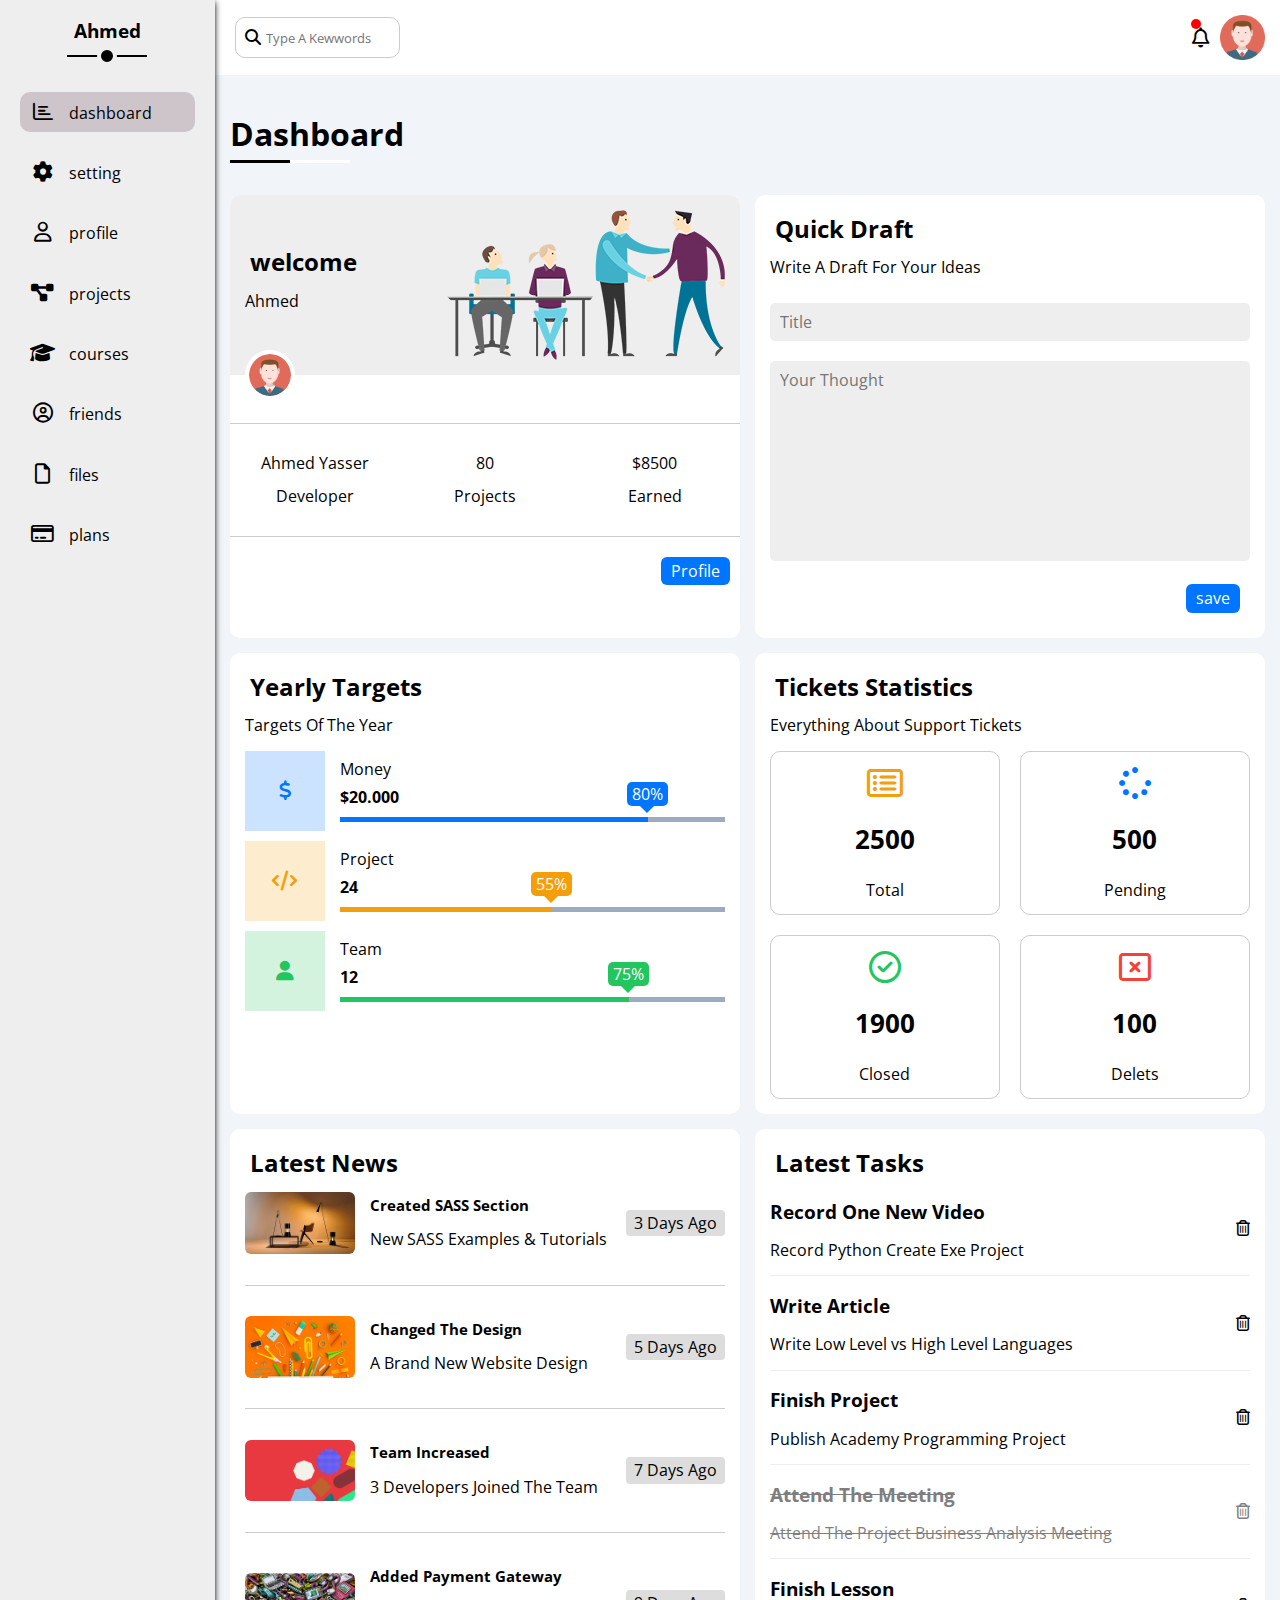
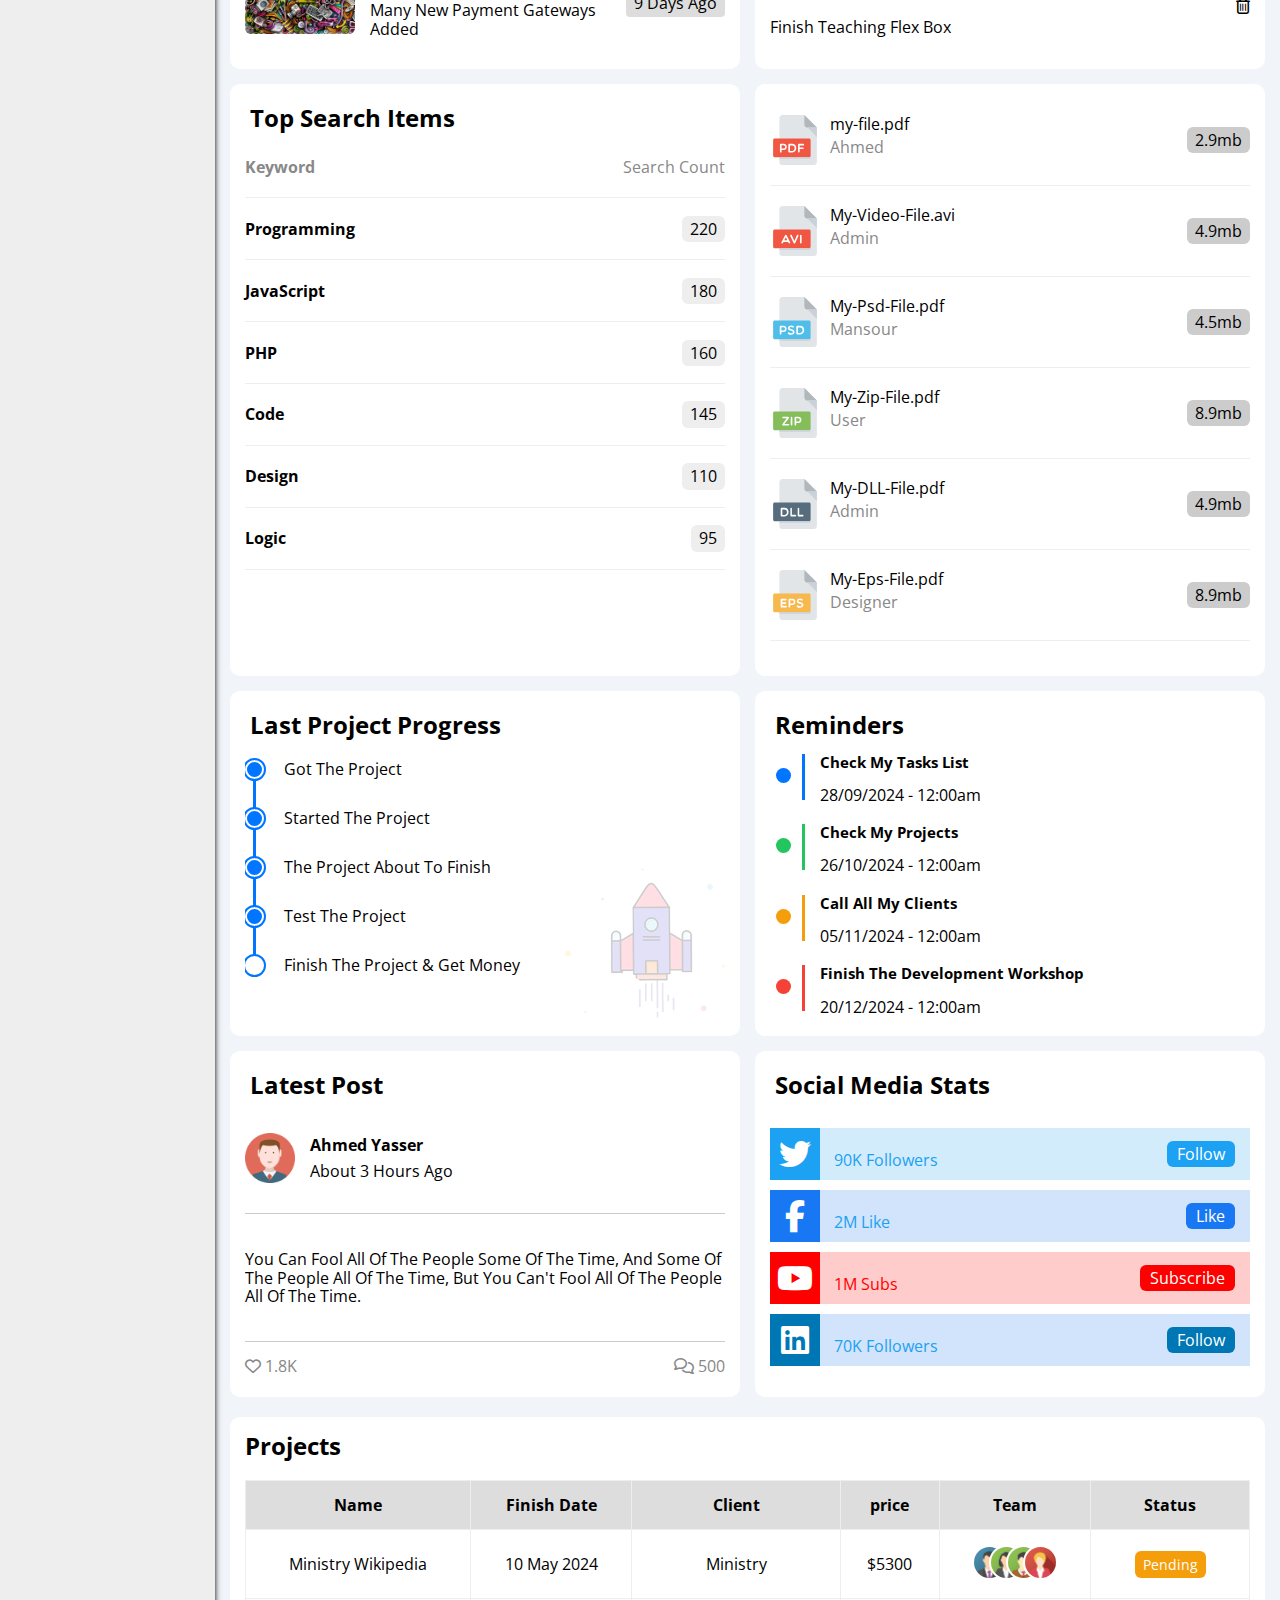
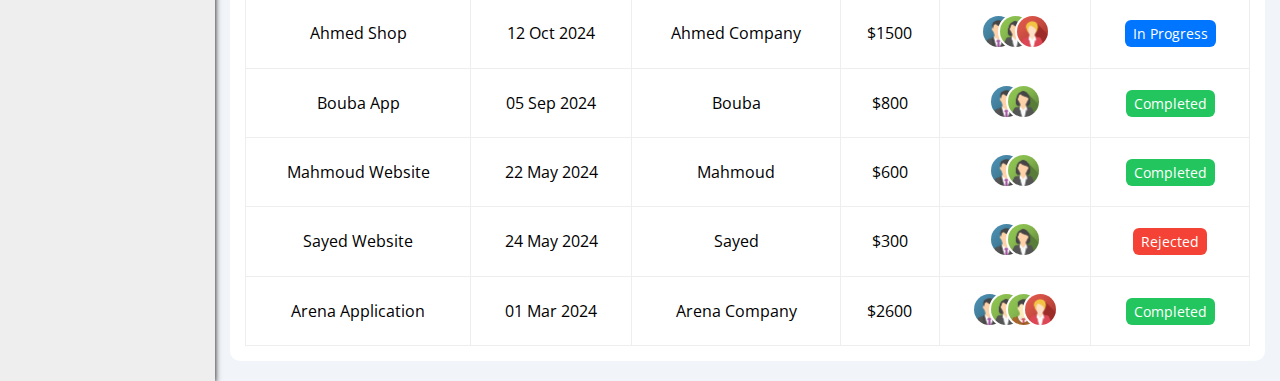
<file: index.html>
<!DOCTYPE html>
<html lang="en">
<head>
    <meta charset="UTF-8">
    <meta name="viewport" content="width=device-width, initial-scale=1.0">
    <title>Dashboard</title>
    <link rel="stylesheet" href="css/framework.css">
    <link rel="stylesheet" href="css/Normalize.css">
    <link rel="stylesheet" href="css/all.min.css">
    <link rel="stylesheet" href="css/master.css">
    <link rel="preconnect" href="https://fonts.googleapis.com">
<link rel="preconnect" href="https://fonts.gstatic.com" crossorigin>
<link href="https://fonts.googleapis.com/css2?family=Open+Sans:ital,wght@0,300..800;1,300..800&display=swap" rel="stylesheet">
</head>
<body>
    <div class="page">
       <div class="side">
        <h3>Ahmed</h3>
        <ul>
            <li class="active"><a href="index.html">
                <i class="fa-regular fa-chart-bar fa-fw"></i>
                <span class="hide-mobile">dashboard</span>
            </a></li>
            <li>
                <a href="setting.html">
                    <i class="fa-solid fa-gear fa-fw"></i>
                    <span class="hide-mobile">setting</span>
            </a></li>
            <li>
                <a href="profile.html">
                    <i class="fa-regular fa-user fa-fw"></i>
                    <span class="hide-mobile">profile</span>
                </a>
            </li>
            <li>
                <a href="project.html">
                    <i class="fa-solid fa-diagram-project fa-fw"></i>
                    <span class="hide-mobile">projects</span>
                </a>
            </li>
            <li>
                <a href="courses.html">
                    <i class="fa-solid fa-graduation-cap fa-fw"></i>
                    <span class="hide-mobile">courses</span>
                </a>
            </li>
            <li>
                <a href="friends.html">
                    <i class="fa-regular fa-circle-user fa-fw"></i>
                    <span class="hide-mobile">friends</span>
                </a>
            </li>
            <li>
                <a href="files.html">
                    <i class="fa-regular fa-file fa-fw"></i>
                    <span class="hide-mobile">files</span>
                </a>
            </li>
            <li><a href="plans.html">
                <i class="fa-regular fa-credit-card fa-fw"></i>
                <span class="hide-mobile">plans</span>
            </a></li>
        </ul>
       </div>
       <div class="content">
        <div class="head">
        <div class="searsh">
        <input type="search" placeholder="Type A Kewwords">
       </div>
       <div class="icons"> 
        <span>   
            <i class="fa-regular fa-bell fa-lg"></i>
        </span> 
        <img src="css/image/avatar.png" alt="">
       </div>
    </div>
    <div class="dasboard">
        <h1 class="main-title">Dashboard</h1>
        <div class="wrappar">
            <div class="welcome rad-10">
                <div class="intro">
                    <div>
                <h2>welcome</h2>
                <p>Ahmed</p>
            </div>
                <img src="css/image/welcome.png" alt="">
                </div>
                <img class="image" src="css/image/avatar.png" alt="">
                <div class="body">
                    <div>
                        Ahmed Yasser
                        <span>Developer</span>
                    </div>
                    <div>
                        80
                        <span>Projects</span>
                    </div>
                    <div>
                        $8500
                        <span>Earned</span>
                    </div>
                </div>
                <input class="submit" type="submit" value="Profile">
            </div>
            <div class="quick bg-w rad-10 p-15">
                <h2>Quick Draft</h2>
                <p>Write A Draft For Your Ideas</p>
                <input class="input" type="text" placeholder="Title">
               <textarea class="input" name="" id="" placeholder="Your Thought"></textarea>
             <input class="submit" type="submit" value="save">
            </div>
            <div class="targets bg-w rad-10 p-15">
                <h2>Yearly Targets</h2>
                <p>Targets Of The Year</p>
                <div class="targets-row">
                    <div class="icons blue c-b">
                    <i class="fa-solid fa-dollar-sign fa-lg c-blue"></i>
                </div>
                <div class="details">
                    <span>Money</span>
                    <span>$20.000</span>
                    <div class="prog">
                        <span class="blue" style="width:80%;">
                            <span class=" bg-b ">
                            80%</span>
                        </span>
                    </div>
                </div>
                </div>
                <div class="targets-row">
                    <div class="icons orange b-o">
                        <i class="fa-solid fa-code fa-lg c-orange"></i>
                </div>
                <div class="details">
                    <span>Project</span>
                    <span>24</span>
                    <div class="prog">
                        <span class="orange" style="width:55%;"><span class="bg-o">55%</span></span>
                    </div>
                    
                </div>
           
                </div>
                <div class="targets-row">
                    <div class="icons c-g green">
                        <i class="fa-solid fa-user fa-lg c-green"></i>
                </div>
                <div class="details">
                    <span>Team</span>
                    <span>12</span>
                    <div class="prog">
                        <span class="green" style="width:75%;"><span class="bg-g">75%</span></span>
                    </div>
                    
                </div>
           
                </div>
            </div>
            <div class="tickets bg-w rad-10 p-15">
                <h2>Tickets Statistics</h2>
                <p>Everything About Support Tickets</p>
                <div class="big-box">
                <div class="box">
                    <i class="fa-regular fa-rectangle-list fa-2x c-o"></i>
                    <h3>2500</h3>
                    <span>Total</span>
                </div>
                <div class="box">
                    <i class="fa-solid fa-spinner fa-2x c-b"></i>
                    <h3>500</h3>
                    <span>Pending</span>
                </div>
                <div class="box">
                    <i class="fa-regular fa-circle-check fa-2x c-g"></i>
                    <h3>1900</h3>
                    <span>Closed</span>
                </div>
                <div class="box">
                    <i class="fa-regular fa-rectangle-xmark fa-2x c-r"></i>
                    <h3>100</h3>
                    <span>Delets</span>
                </div>
            </div>
            </div>
            <div class="news bg-w rad-10 p-15">
                <h2>Latest News</h2>
                <div class="row">
                    <div class="image">
                        <img src="css/image/news-01.png" alt="">
                        <div class="info">
                        <h3>Created SASS Section</h3>
                        <p>New SASS Examples & Tutorials</p>
                    </div>
                    </div>
                    <div class="duration">
                        3 Days Ago
                    </div>
                </div>
                <div class="row">
                    <div class="image">
                        <img src="css/image/news-02.png" alt="">
                        <div class="info">
                        <h3>Changed The Design</h3>
                        <p>A Brand New Website Design</p>
                    </div>
                    </div>
                    <div class="duration">
                        5 Days Ago
                    </div>
                </div>
                <div class="row">
                    <div class="image">
                        <img src="css/image/news-03.png" alt="">
                        <div class="info">
                        <h3>Team Increased</h3>
                        <p>3 Developers Joined The Team</p>                   
                    </div>
                    </div>
                    <div class="duration">
                        7 Days Ago
                    </div>
                </div>
                <div class="row">
                    <div class="image">
                        <img src="css/image/news-04.png" alt="">
                        <div class="info">
                        <h3>Added Payment Gateway</h3>
                        <p>Many New Payment Gateways Added</p>
                    </div>
                    </div>
                    <div class="duration">
                        9 Days Ago
                    </div>
                </div>
            </div>
            <div class="tasks bg-w rad-10 p-15">
                <h2>Latest Tasks</h2>
                <div class="row">
                    <div class="info">
                        <h3>Record One New Video</h3>
                        <p>Record Python Create Exe Project</p>
                    </div>
                    <div class="delete">
                        <i class="fa-regular fa-trash-can"></i>
                    </div>
                </div>
                <div class="row">
                    <div class="info">
                        <h3>Write Article</h3>
                        <p>Write Low Level vs High Level Languages</p>
                    </div>
                    <div class="delete">
                        <i class="fa-regular fa-trash-can"></i>
                    </div>
                </div>
                <div class="row">
                    <div class="info">
                        <h3>Finish Project</h3>
                        <p>Publish Academy Programming Project</p>
                    </div>
                    <div class="delete">
                        <i class="fa-regular fa-trash-can"></i>
                    </div>
                </div>
                <div class="row">
                    <div class="done">
                        <h3>Attend The Meeting</h3>
                        <p>Attend The Project Business Analysis Meeting</p>
                    </div>
                    <div class="done delete">
                        <i class="fa-regular fa-trash-can"></i>
                    </div>
                </div>
                <div class="row">
                    <div class="info">
                        <h3>Finish Lesson</h3>
                        <p>Finish Teaching Flex Box</p>
                    </div>
                    <div class="delete">
                        <i class="fa-regular fa-trash-can"></i>
                    </div>
                </div>
            </div>
         <div class="items bg-w rad-10 p-15">
            <h2>Top Search Items</h2>
            <div class="info">
                <h4>Keyword</h4>
                <p>Search Count</p>
              </div>
          <div class="info">
            <h4>Programming</h4>
          <span>220</span>
          </div>
          <div class="info">
            <h4>JavaScript</h4>
            <span>180</span>
          </div>
          <div class="info">
            <h4>PHP</h4>
            <span>160</span>
          </div>
          <div class="info">
            <h4>Code</h4>
           <span>145</span>
          </div>
          <div class="info">
            <h4>Design</h4>
            <span>110</span>
          </div>
          <div class="info">
            <h4>Logic</h4>
          <span>95</span>
          </div>
         </div>
         <div class="ubloads bg-w rad-10 p-15">
            <ul>
                <li>
                    <div>
                        <img src="css/image/pdf.svg" alt="">
                        <div>
                            <span>my-file.pdf</span>
                          <span>Ahmed</span>
                      </div>
                    </div>
                    <div class="time">2.9mb</div>
                </li>
                <li>
                    <div>
                        <img src="css/image/avi.svg" alt="">
                        <div>
                            <span>My-Video-File.avi</span>
                          <span>Admin</span>
                      </div>
                    </div>
                    <div class="time">4.9mb</div>
                </li>
                <li>
                    <div>
                        <img src="css/image/psd.svg" alt="">
                        <div>
                            <span>My-Psd-File.pdf</span>
                          <span>Mansour</span>
                      </div>
                    </div>
                    <div class="time">4.5mb</div>
                </li>
                <li>
                    <div>
                        <img src="css/image/zip.svg" alt="">
                        <div>
                            <span>My-Zip-File.pdf</span>
                          <span>User</span>
                      </div>
                    </div>
                    <div class="time">8.9mb</div>
                </li>
                <li>
                    <div>
                        <img src="css/image/dll.svg" alt="">
                        <div>
                            <span>My-DLL-File.pdf</span>
                          <span>Admin</span>
                      </div>
                    </div>
                    <div class="time">4.9mb</div>
                </li>
                <li>
                    <div>
                        <img src="css/image/eps.svg" alt="">
                        <div>
                            <span>My-Eps-File.pdf</span>
                          <span>Designer</span>
                      </div>
                    </div>
                  <div class="time">8.9mb</div>
                </li>
            </ul>
         </div>
         <div class="project bg-w rad-10 p-15">
            <h2>Last Project Progress</h2>
            <div class="content">
            <ul>
                <li>Got The Project</li>
                <li>Started The Project</li>
                <li>The Project About To Finish</li>
                <li class="current">Test The Project</li>
                <li class="done">Finish The Project & Get Money</li>
            </ul>
            <img class="hide-mobile" src="css/image/project.png" alt="">
        </div>
         </div>
         <div class="reminders bg-w rad-10 p-15">
            <h2>Reminders</h2>
            <div class="info b-c">
                <p>Check My Tasks List</p>
                <span>28/09/2024 - 12:00am</span>
            </div>
            <div class="info g-c">
                <p>Check My Projects</p>
                <span>26/10/2024 - 12:00am</span>
            </div>
            <div class="info y-c">
                <p>Call All My Clients</p>
                <span>05/11/2024 - 12:00am</span>
            </div>
            <div class="info r-c">
                <p>Finish The Development Workshop</p>
                <span>20/12/2024 - 12:00am</span>
            </div>
         </div>
         <div class="post bg-w rad-10 p-15">
            <h2>Latest Post</h2>
            <div class="info">
                <img src="css/image/avatar.png" alt="">
                <div>
                <h4>Ahmed Yasser</h4>
                <span>About 3 Hours Ago</span>
            </div>
            </div>
            <p>You Can Fool All Of The People Some Of The Time,
                 And Some Of The People All Of The Time, But You Can't Fool All Of The People All Of The Time.
            </p>
            <div class="post-stats">
                <div>
                    <i class="fa-regular fa-heart"></i>
                    <span>1.8K</span>
                </div>
                <div>
                    <i class="fa-regular fa-comments"></i>
                    <span>500</span>
                </div>
            </div>
         </div>
         <div class="media bg-w rad-10 p-15">
            <h2>Social Media Stats</h2>
            <ul>
                <li class="twitter">
                    <div>
                    <i class="fa-brands fa-twitter fa-2x"></i>
                    <span>90K Followers</span>
                </div>
                <a class="c-w" href="">Follow</a>
            </li>
                <li class="face">
                    <div>
                        <i class="fa-brands fa-facebook-f fa-2x"></i>
                    <span>2M Like</span>
                </div>
                <a href="">Like</a>
            </li>
                <li class="youtube">
                    <div>
                        <i class="fa-brands fa-youtube fa-2x"></i>
                    <span>1M Subs</span>
                </div>
                <a href="">Subscribe</a>
            </li>
                <li class="linkedin">
                    <div>
                        <i class="fa-brands fa-linkedin fa-2x"></i>
                    <span>70K Followers</span>
                </div>
                <a href="">Follow</a>
            </li>
            </ul>
         </div>
        </div>
        <div class="project-table bg-w rad-10 p-15">
            <h2>Projects</h2>
            <div class="responsive">
            <table>
                <thead>
                    <tr>
                        <td>Name</td>
                        <td>Finish Date</td>
                        <td>Client</td>
                        <td>price</td>
                        <td>Team</td>
                        <td>Status</td>
                    </tr>
                </thead>
                <tbody>
                    <tr>
                        <td>Ministry Wikipedia</td>
                        <td>10 May 2024</td>
                        <td>Ministry</td>
                        <td>$5300</td>
                        <td>
                            <img src="css/image/team-01.png" alt="">
                            <img src="css/image/team-02.png" alt="">
                            <img src="css/image/team-03.png" alt="">
                            <img src="css/image/team-05.png" alt="">
                        </td>
                        <td><span class="bg-o"> Pending</span></td>
                    </tr>
                    <tr>
                        <td>Ahmed Shop</td>
                        <td>12 Oct 2024</td>
                        <td>Ahmed Company</td>
                        <td>$1500</td>
                        <td>
                            <img src="css/image/team-01.png" alt="">
                            <img src="css/image/team-02.png" alt="">
                            <img src="css/image/team-05.png" alt="">
                        </td>
                        <td>
                            <span class="bg-b">In Progress</span> 
                        </td>
                    </tr>
                    <tr>
                        <td>Bouba App</td>
                        <td>05 Sep 2024</td>
                        <td>Bouba</td>
                        <td>$800</td>
                        <td>
                            <img src="css/image/team-01.png" alt="">
                            <img src="css/image/team-02.png" alt=""> 
                        </td>
                        <td> 
                            <span class="bg-g">Completed</span>
                         </td>
                    </tr>
                    <tr>
                        <td>Mahmoud Website</td>
                        <td>22 May 2024</td>
                        <td>Mahmoud</td>
                        <td>$600</td>
                        <td>
                            <img src="css/image/team-01.png" alt="">
                            <img src="css/image/team-02.png" alt=""> 
                        </td>
                        <td>
                           <span class="bg-g"> Completed</span>
                        </td>
                    </tr>
                    <tr>
                        <td>Sayed Website</td>
                        <td>24 May 2024</td>
                        <td>Sayed</td>
                        <td>$300</td>
                        <td>
                            <img src="css/image/team-01.png" alt="">
                            <img src="css/image/team-02.png" alt="">   
                        </td>
                        <td>
                            <span class="bg-r">Rejected</span> 
                        </td>
                    </tr>
                    <tr>
                        <td>Arena Application</td>
                        <td>01 Mar 2024</td>
                        <td>Arena Company</td>
                        <td>$2600</td>
                        <td>
                            <img src="css/image/team-01.png" alt="">
                            <img src="css/image/team-02.png" alt="">  
                            <img src="css/image/team-03.png" alt="">
                            <img src="css/image/team-05.png" alt="">  
                        </td>
                        <td>
                            <span class="bg-g"> Completed</span>
                         </td>
                    </tr>
                </tbody>
            </table>
        </div>
    </div>
    </div>
    </div>
</div>
</body>
</html>
</file>
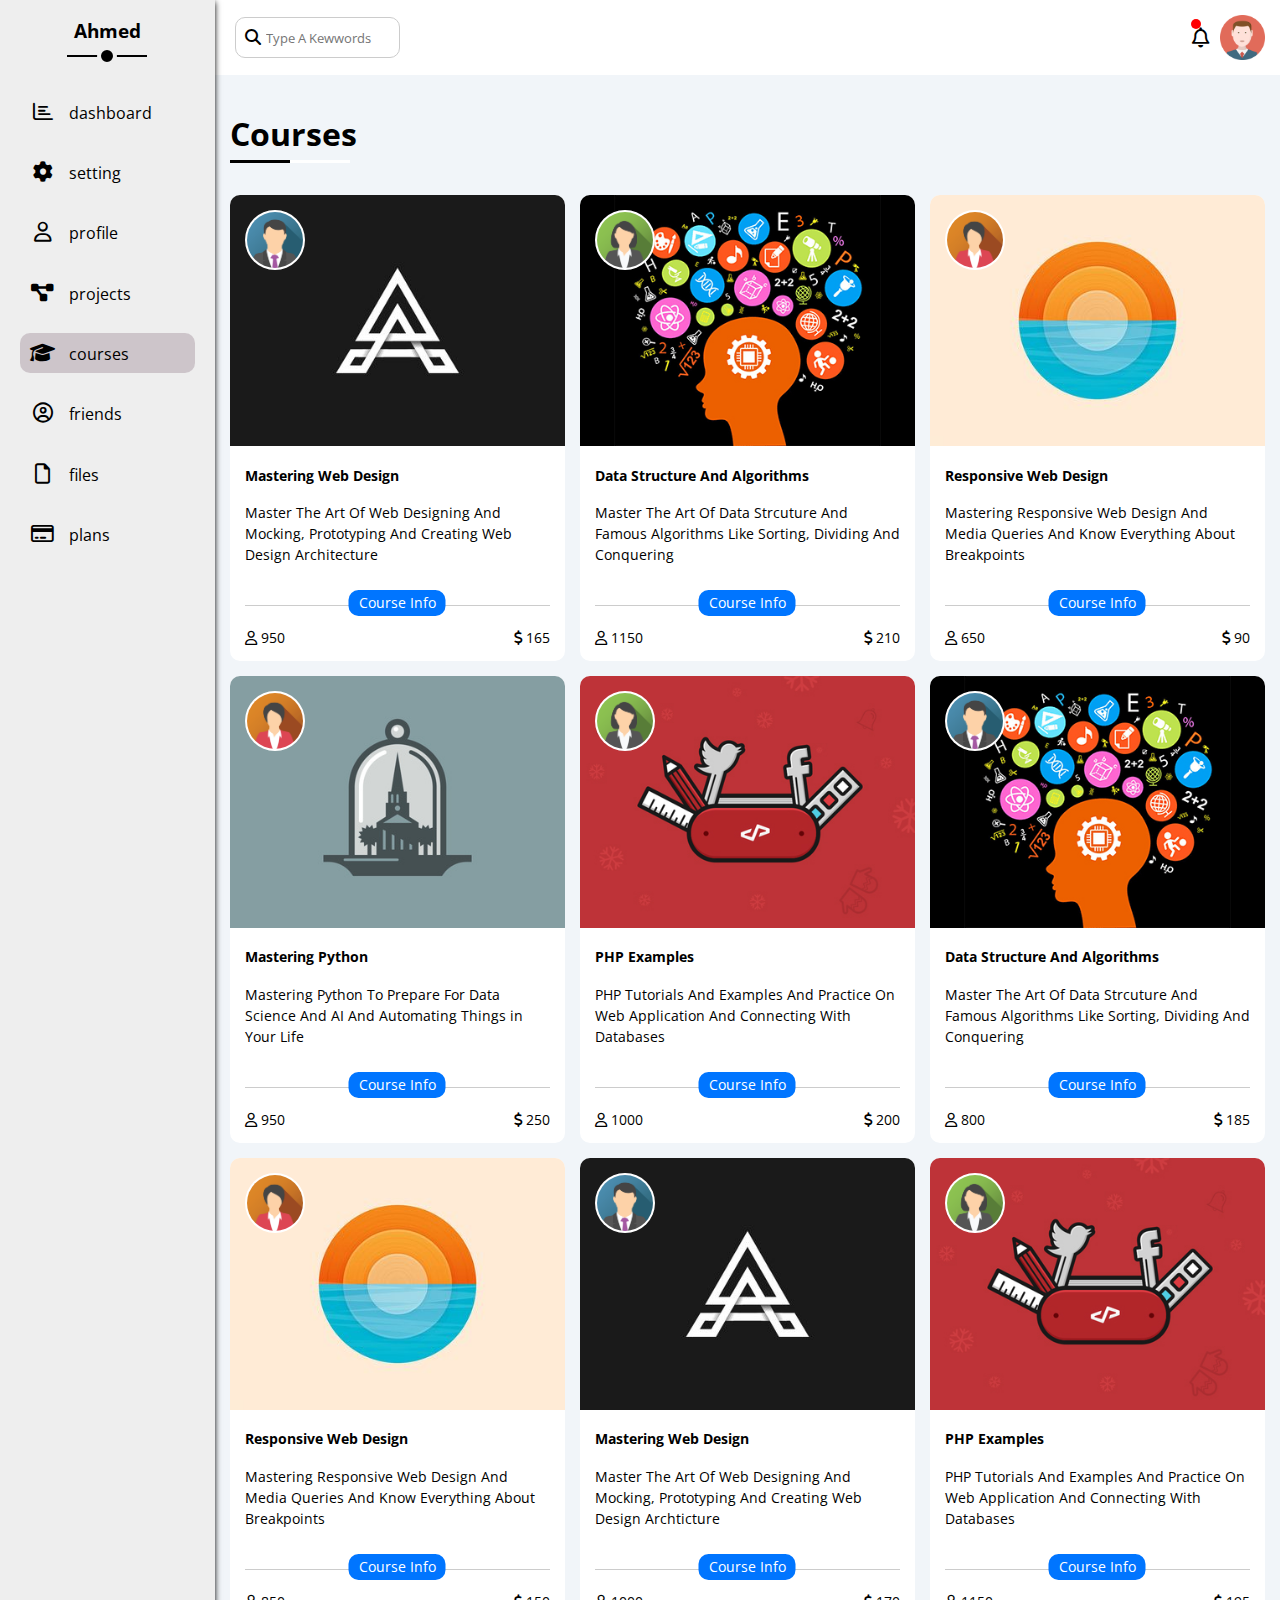
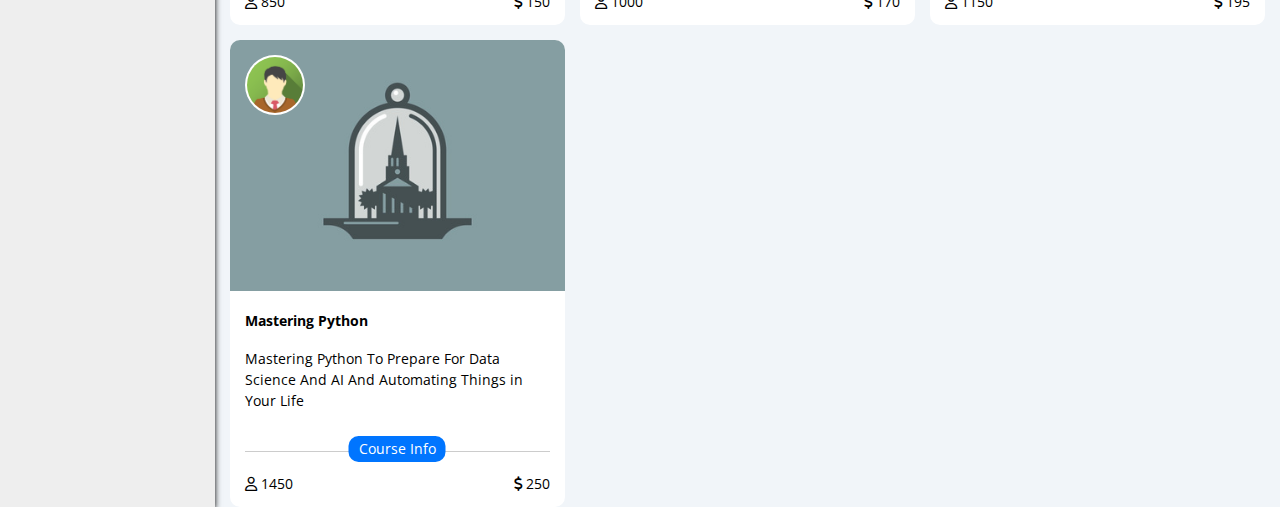
<file: courses.html>
<!DOCTYPE html>
<html lang="en">
<head>
    <meta charset="UTF-8">
    <meta name="viewport" content="width=device-width, initial-scale=1.0">
    <title>Courses</title>
    <link rel="stylesheet" href="css/framework.css">
    <link rel="stylesheet" href="css/Normalize.css">
    <link rel="stylesheet" href="css/all.min.css">
    <link rel="stylesheet" href="css/master.css">
    <link rel="preconnect" href="https://fonts.googleapis.com">
<link rel="preconnect" href="https://fonts.gstatic.com" crossorigin>
<link href="https://fonts.googleapis.com/css2?family=Open+Sans:ital,wght@0,300..800;1,300..800&display=swap" rel="stylesheet">
</head>
<body>
    <div class="page">
       <div class="side">
        <h3>Ahmed</h3>
        <ul>
            <li><a href="index.html">
                <i class="fa-regular fa-chart-bar fa-fw"></i>
                <span class="hide-mobile">dashboard</span>
            </a></li>
            <li>
                <a href="setting.html">
                    <i class="fa-solid fa-gear fa-fw"></i>
                    <span class="hide-mobile">setting</span>
            </a></li>
            <li>
                <a href="profile.html">
                    <i class="fa-regular fa-user fa-fw"></i>
                    <span class="hide-mobile">profile</span>
                </a>
            </li>
            <li>
                <a href="project.html">
                    <i class="fa-solid fa-diagram-project fa-fw"></i>
                    <span class="hide-mobile">projects</span>
                </a>
            </li>
            <li class="active">
                <a href="courses.html">
                    <i class="fa-solid fa-graduation-cap fa-fw"></i>
                    <span class="hide-mobile">courses</span>
                </a>
            </li>
            <li>
                <a href="friends.html">
                    <i class="fa-regular fa-circle-user fa-fw"></i>
                    <span class="hide-mobile">friends</span>
                </a>
            </li>
            <li>
                <a href="files.html">
                    <i class="fa-regular fa-file fa-fw"></i>
                    <span class="hide-mobile">files</span>
                </a>
            </li>
            <li><a href="plans.html">
                <i class="fa-regular fa-credit-card fa-fw"></i>
                <span class="hide-mobile">plans</span>
            </a></li>
        </ul>
       </div>
       <div class="content">
        <div class="head">
        <div class="searsh">
        <input type="search" placeholder="Type A Kewwords">
       </div>
       <div class="icons"> 
        <span>   
            <i class="fa-regular fa-bell fa-lg"></i>
        </span> 
        <img src="css/image/avatar.png" alt="">
       </div>
    </div>
    <div class="courses-page">
        <h1 class="main-title">Courses</h1>
        <div class="courses">
       <div class="box bg-w rad-10">
        <div class="person">
        <img src="css/image/team-01.png" alt="">
        </div> 
        <img src="css/image/course-01.jpg" alt="">  
        <div class="description">
        <h4>Mastering Web Design</h4>
        <p>Master The Art Of Web Designing And Mocking, Prototyping And Creating Web Design Architecture</p>
        <div class="info">
        <span>Course Info</span>
    </div>
        <div class="icon">
            <span><i class="fa-regular fa-user"></i>
                950
            </span>
            <span>
                <i class="fa-solid fa-dollar-sign"></i>
                165
            </span>
        </div>
        </div>
       </div>
       <div class="box bg-w rad-10">
        <div class="person">
        <img src="css/image/team-02.png" alt="">
        </div> 
        <img src="css/image/course-02.jpg" alt="">  
        <div class="description">
        <h4>Data Structure And Algorithms</h4>
        <p>Master The Art Of Data Strcuture And Famous Algorithms Like Sorting, Dividing And Conquering</p>
        <div class="info">
        <span>Course Info</span>
    </div>
        <div class="icon">
            <span><i class="fa-regular fa-user"></i>
                1150
            </span>
            <span>
                <i class="fa-solid fa-dollar-sign"></i>
                210
            </span>
        </div>
        </div>
       </div>
       <div class="box bg-w rad-10">
        <div class="person">
        <img src="css/image/team-04.png" alt="">
        </div> 
        <img src="css/image/course-03.jpg" alt="">  
        <div class="description">
        <h4>Responsive Web Design</h4>
        <p>Mastering Responsive Web Design And Media Queries And Know Everything About Breakpoints</p>
        <div class="info">
        <span>Course Info</span>
    </div>
        <div class="icon">
            <span><i class="fa-regular fa-user"></i>
                650
            </span>
            <span>
                <i class="fa-solid fa-dollar-sign"></i>
                90
            </span>
        </div>
        </div>
       </div>
       <div class="box bg-w rad-10">
        <div class="person">
        <img src="css/image/team-04.png" alt="">
        </div> 
        <img src="css/image/course-04.jpg" alt="">  
        <div class="description">
        <h4>Mastering Python</h4>
        <p>Mastering Python To Prepare For Data Science And AI And Automating Things in Your Life</p>
        <div class="info">
        <span>Course Info</span>
    </div>
        <div class="icon">
            <span><i class="fa-regular fa-user"></i>
                950
            </span>
            <span>
                <i class="fa-solid fa-dollar-sign"></i>
                250
            </span>
        </div>
        </div>
       </div>
       <div class="box bg-w rad-10">
        <div class="person">
        <img src="css/image/team-02.png" alt="">
        </div> 
        <img src="css/image/course-05.jpg" alt="">  
        <div class="description">
        <h4>PHP Examples</h4>
        <p>PHP Tutorials And Examples And Practice On Web Application And Connecting With Databases</p>
        <div class="info">
        <span>Course Info</span>
    </div>
        <div class="icon">
            <span><i class="fa-regular fa-user"></i>
                1000
            </span>
            <span>
                <i class="fa-solid fa-dollar-sign"></i>
                200
            </span>
        </div>
        </div>
       </div>
       <div class="box bg-w rad-10">
        <div class="person">
        <img src="css/image/team-01.png" alt="">
        </div> 
        <img src="css/image/course-02.jpg" alt="">  
        <div class="description">
        <h4>Data Structure And Algorithms</h4>
        <p>Master The Art Of Data Strcuture And Famous Algorithms Like Sorting, Dividing And Conquering</p>
        <div class="info">
        <span>Course Info</span>
    </div>
        <div class="icon">
            <span><i class="fa-regular fa-user"></i>
                800
            </span>
            <span>
                <i class="fa-solid fa-dollar-sign"></i>
                185
            </span>
        </div>
        </div>
       </div>
       <div class="box bg-w rad-10">
        <div class="person">
        <img src="css/image/team-04.png" alt="">
        </div> 
        <img src="css/image/course-03.jpg" alt="">  
        <div class="description">
        <h4>Responsive Web Design</h4>
        <p>Mastering Responsive Web Design And Media Queries And Know Everything About Breakpoints</p>
        <div class="info">
        <span>Course Info</span>
    </div>
        <div class="icon">
            <span><i class="fa-regular fa-user"></i>
               850
            </span>
            <span>
                <i class="fa-solid fa-dollar-sign"></i>
               150
            </span>
        </div>
        </div>
       </div>
       <div class="box bg-w rad-10">
        <div class="person">
        <img src="css/image/team-01.png" alt="">
        </div> 
        <img src="css/image/course-01.jpg" alt="">  
        <div class="description">
        <h4>Mastering Web Design</h4>
        <p>Master The Art Of Web Designing And Mocking, Prototyping And Creating Web Design Archticture</p>
        <div class="info">
        <span>Course Info</span>
    </div>
        <div class="icon">
            <span><i class="fa-regular fa-user"></i>
                1000
            </span>
            <span>
                <i class="fa-solid fa-dollar-sign"></i>
                170
            </span>
        </div>
        </div>
       </div>
       <div class="box bg-w rad-10">
        <div class="person">
        <img src="css/image/team-02.png" alt="">
        </div> 
        <img src="css/image/course-05.jpg" alt="">  
        <div class="description">
        <h4>PHP Examples</h4>
        <p>PHP Tutorials And Examples And Practice On Web Application And Connecting With Databases</p>
        <div class="info">
        <span>Course Info</span>
    </div>
        <div class="icon">
            <span><i class="fa-regular fa-user"></i>
                1150
            </span>
            <span>
                <i class="fa-solid fa-dollar-sign"></i>
                195
            </span>
        </div>
        </div>
       </div>
       <div class="box bg-w rad-10">
        <div class="person">
        <img src="css/image/team-03.png" alt="">
        </div> 
        <img src="css/image/course-04.jpg" alt="">  
        <div class="description">
        <h4>Mastering Python</h4>
        <p>Mastering Python To Prepare For Data Science And AI And Automating Things in Your Life</p>
        <div class="info">
        <span>Course Info</span>
    </div>
        <div class="icon">
            <span><i class="fa-regular fa-user"></i>
                1450
            </span>
            <span>
                <i class="fa-solid fa-dollar-sign"></i>
                250
            </span>
        </div>
        </div>
       </div>
    </div>
    </div>
    </div>
</div>
</body>
</html
</file>
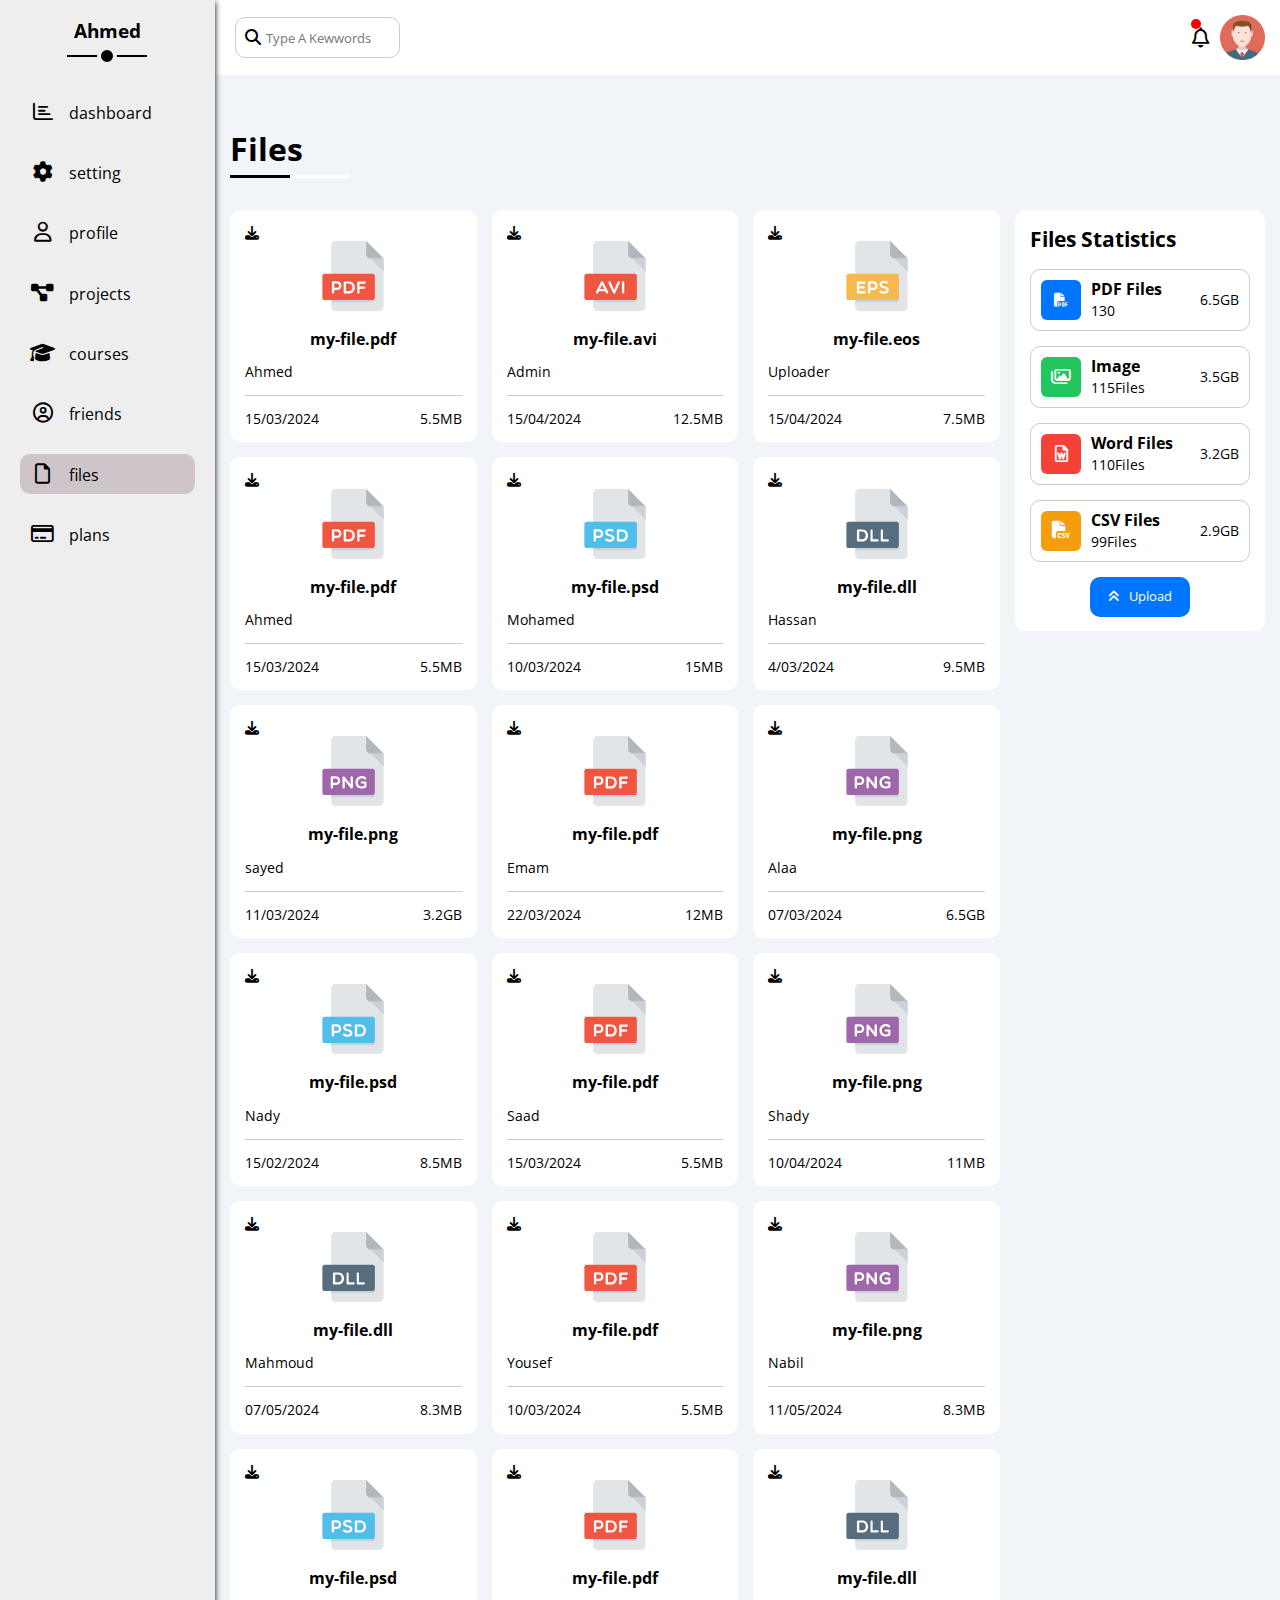
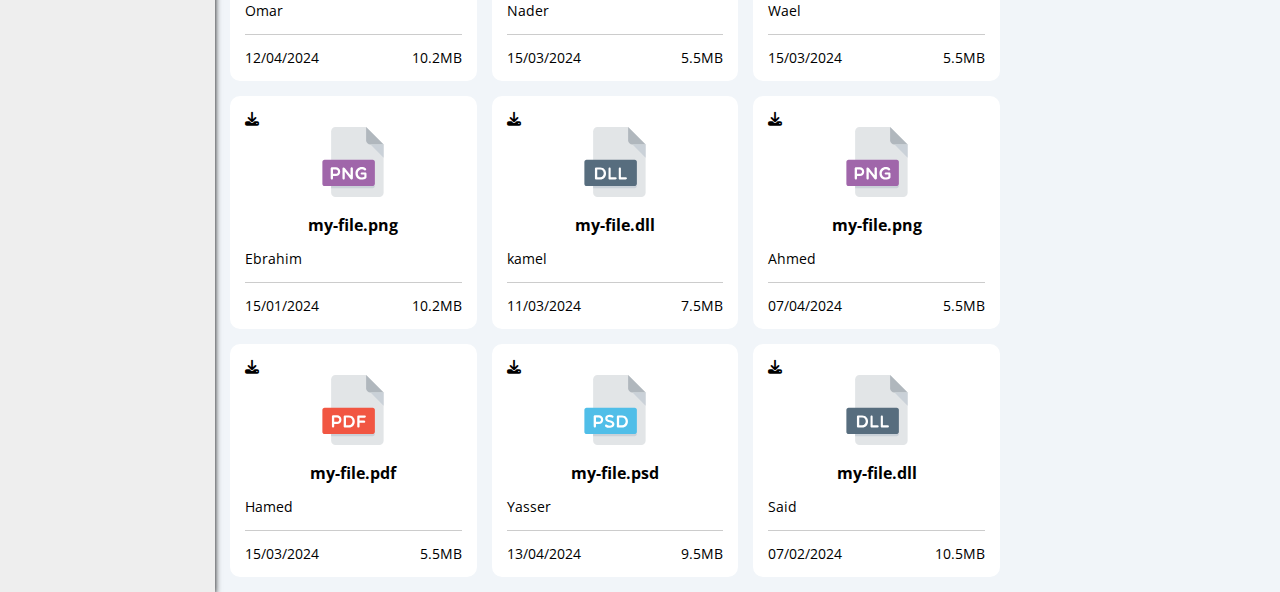
<file: files.html>
<!DOCTYPE html>
<html lang="en">
<head>
    <meta charset="UTF-8">
    <meta name="viewport" content="width=device-width, initial-scale=1.0">
    <title>Files</title>
    <link rel="stylesheet" href="css/framework.css">
    <link rel="stylesheet" href="css/Normalize.css">
    <link rel="stylesheet" href="css/all.min.css">
    <link rel="stylesheet" href="css/master.css">
    <link rel="preconnect" href="https://fonts.googleapis.com">
<link rel="preconnect" href="https://fonts.gstatic.com" crossorigin>
<link href="https://fonts.googleapis.com/css2?family=Open+Sans:ital,wght@0,300..800;1,300..800&display=swap" rel="stylesheet">
</head>
<body>
    <div class="page">
       <div class="side">
        <h3>Ahmed</h3>
        <ul>
            <li><a href="index.html">
                <i class="fa-regular fa-chart-bar fa-fw"></i>
                <span class="hide-mobile">dashboard</span>
            </a></li>
            <li>
                <a href="setting.html">
                    <i class="fa-solid fa-gear fa-fw"></i>
                    <span class="hide-mobile">setting</span>
            </a></li>
            <li>
                <a href="profile.html">
                    <i class="fa-regular fa-user fa-fw"></i>
                    <span class="hide-mobile">profile</span>
                </a>
            </li>
            <li>
                <a href="project.html">
                    <i class="fa-solid fa-diagram-project fa-fw"></i>
                    <span class="hide-mobile">projects</span>
                </a>
            </li>
            <li>
                <a href="courses.html">
                    <i class="fa-solid fa-graduation-cap fa-fw"></i>
                    <span class="hide-mobile">courses</span>
                </a>
            </li>
            <li>
                <a href="friends.html">
                    <i class="fa-regular fa-circle-user fa-fw"></i>
                    <span class="hide-mobile">friends</span>
                </a>
            </li>
            <li class="active">
                <a href="files.html">
                    <i class="fa-regular fa-file fa-fw"></i>
                    <span class="hide-mobile">files</span>
                </a>
            </li>
            <li><a href="plans.html">
                <i class="fa-regular fa-credit-card fa-fw"></i>
                <span class="hide-mobile">plans</span>
            </a></li>
        </ul>
       </div>
       <div class="content">
        <div class="head">
        <div class="searsh">
        <input type="search" placeholder="Type A Kewwords">
       </div>
       <div class="icons"> 
        <span>   
            <i class="fa-regular fa-bell fa-lg"></i>
        </span> 
        <img src="css/image/avatar.png" alt="">
       </div>
    </div>
    <div class="files-page p-15">
        <h1 class="main-title">Files</h1>
 <div class="files">
<div class="files-statistics bg-w rad-10">
<h2>Files Statistics</h2>
<ul>
    <li>
       <div class="content d-flex">
        <i class="fa-solid fa-file-pdf bg-b c-w"></i>
        <div class="info">
            <span>PDF Files</span>
            <span class="mt-5">130</span>
        </div>
    </div>
        <div class="size">
            6.5GB
        </div>
    </li>
    <li>
       <div class="content d-flex">
        <i class="fa-regular fa-images fa-lg bg-g c-w"></i>
        <div class="info">
            <span>Image</span>
            <span class="mt-5">115Files</span>
        </div>
    </div>
        <div class="size">
            3.5GB
        </div>
    </li>
    <li>
       <div class="content d-flex">
        <i class="fa-regular fa-file-word fa-lg bg-r c-w"></i>
        <div class="info">
            <span>Word Files</span>
            <span class="mt-5">110Files</span>
        </div>
    </div>
        <div class="size">
            3.2GB
        </div>
    </li>
    <li>
       <div class="content d-flex">
        <i class="fa-solid fa-file-csv fa-lg bg-o c-w"></i>
        <div class="info">
            <span>CSV Files</span>
            <span class="mt-5">99Files</span>
        </div>
    </div>
        <div class="size">
            2.9GB
        </div>
    </li>
    <li>
        <a href="">
            <i class="fa-solid fa-angles-up"></i>
            <span>Upload</span>
        </a>
    </li>
</ul>
</div>
<div class="files-content">
    <div class="file bg-w rad-10 p-15">
        <i class="fa-solid fa-download"></i>  
        <div class="image">
            <img src="css/image/pdf.svg" alt="">
            <p>my-file.pdf</p>
        </div>
        <span>Ahmed</span>
        <div class="info">
            <span>15/03/2024</span>
            <span>5.5MB</span>
        </div>
    </div>
    <div class="file bg-w rad-10 p-15">
        <i class="fa-solid fa-download"></i>  
        <div class="image">
            <img src="css/image/avi.svg" alt="">
            <p>my-file.avi</p>
        </div>
        <span>Admin</span>
        <div class="info">
            <span>15/04/2024</span>
            <span>12.5MB</span>
        </div>
    </div>
    <div class="file bg-w rad-10 p-15">
        <i class="fa-solid fa-download"></i>  
        <div class="image">
            <img src="css/image/eps.svg" alt="">
            <p>my-file.eos</p>
        </div>
        <span>Uploader</span>
        <div class="info">
            <span>15/04/2024</span>
            <span>7.5MB</span>
        </div>
    </div>
    <div class="file bg-w rad-10 p-15">
        <i class="fa-solid fa-download"></i>  
        <div class="image">
            <img src="css/image/pdf.svg" alt="">
            <p>my-file.pdf</p>
        </div>
        <span>Ahmed</span>
        <div class="info">
            <span>15/03/2024</span>
            <span>5.5MB</span>
        </div>
    </div>
    <div class="file bg-w rad-10 p-15">
        <i class="fa-solid fa-download"></i>  
        <div class="image">
            <img src="css/image/psd.svg" alt="">
            <p>my-file.psd</p>
        </div>
        <span>Mohamed</span>
        <div class="info">
            <span>10/03/2024</span>
            <span>15MB</span>
        </div>
    </div>
    <div class="file bg-w rad-10 p-15">
        <i class="fa-solid fa-download"></i>  
        <div class="image">
            <img src="css/image/dll.svg" alt="">
            <p>my-file.dll</p>
        </div>
        <span>Hassan</span>
        <div class="info">
            <span>4/03/2024</span>
            <span>9.5MB</span>
        </div>
    </div>
    <div class="file bg-w rad-10 p-15">
        <i class="fa-solid fa-download"></i>  
        <div class="image">
            <img src="css/image/png.svg" alt="">
            <p>my-file.png</p>
        </div>
        <span>sayed</span>
        <div class="info">
            <span>11/03/2024</span>
            <span>3.2GB</span>
        </div>
    </div>
    <div class="file bg-w rad-10 p-15">
        <i class="fa-solid fa-download"></i>  
        <div class="image">
            <img src="css/image/pdf.svg" alt="">
            <p>my-file.pdf</p>
        </div>
        <span>Emam</span>
        <div class="info">
            <span>22/03/2024</span>
            <span>12MB</span>
        </div>
    </div>
    <div class="file bg-w rad-10 p-15">
        <i class="fa-solid fa-download"></i>  
        <div class="image">
            <img src="css/image/png.svg" alt="">
            <p>my-file.png</p>
        </div>
        <span>Alaa</span>
        <div class="info">
            <span>07/03/2024</span>
            <span>6.5GB</span>
        </div>
    </div>
    <div class="file bg-w rad-10 p-15">
        <i class="fa-solid fa-download"></i>  
        <div class="image">
            <img src="css/image/psd.svg" alt="">
            <p>my-file.psd</p>
        </div>
        <span>Nady</span>
        <div class="info">
            <span>15/02/2024</span>
            <span>8.5MB</span>
        </div>
    </div>
    <div class="file bg-w rad-10 p-15">
        <i class="fa-solid fa-download"></i>  
        <div class="image">
            <img src="css/image/pdf.svg" alt="">
            <p>my-file.pdf</p>
        </div>
        <span>Saad</span>
        <div class="info">
            <span>15/03/2024</span>
            <span>5.5MB</span>
        </div>
    </div>
    <div class="file bg-w rad-10 p-15">
        <i class="fa-solid fa-download"></i>  
        <div class="image">
            <img src="css/image/png.svg" alt="">
            <p>my-file.png</p>
        </div>
        <span>Shady</span>
        <div class="info">
            <span>10/04/2024</span>
            <span>11MB</span>
        </div>
    </div>
    <div class="file bg-w rad-10 p-15">
        <i class="fa-solid fa-download"></i>  
        <div class="image">
            <img src="css/image/dll.svg" alt="">
            <p>my-file.dll</p>
        </div>
        <span>Mahmoud</span>
        <div class="info">
            <span>07/05/2024</span>
            <span>8.3MB</span>
        </div>
    </div>
    <div class="file bg-w rad-10 p-15">
        <i class="fa-solid fa-download"></i>  
        <div class="image">
            <img src="css/image/pdf.svg" alt="">
            <p>my-file.pdf</p>
        </div>
        <span>Yousef</span>
        <div class="info">
            <span>10/03/2024</span>
            <span>5.5MB</span>
        </div>
    </div>
    <div class="file bg-w rad-10 p-15">
        <i class="fa-solid fa-download"></i>  
        <div class="image">
            <img src="css/image/png.svg" alt="">
            <p>my-file.png</p>
        </div>
        <span>Nabil</span>
        <div class="info">
            <span>11/05/2024</span>
            <span>8.3MB</span>
        </div>
    </div>
    <div class="file bg-w rad-10 p-15">
        <i class="fa-solid fa-download"></i>  
        <div class="image">
            <img src="css/image/psd.svg" alt="">
            <p>my-file.psd</p>
        </div>
        <span>Omar</span>
        <div class="info">
            <span>12/04/2024</span>
            <span>10.2MB</span>
        </div>
    </div>
    <div class="file bg-w rad-10 p-15">
        <i class="fa-solid fa-download"></i>  
        <div class="image">
            <img src="css/image/pdf.svg" alt="">
            <p>my-file.pdf</p>
        </div>
        <span>Nader</span>
        <div class="info">
            <span>15/03/2024</span>
            <span>5.5MB</span>
        </div>
    </div>
    <div class="file bg-w rad-10 p-15">
        <i class="fa-solid fa-download"></i>  
        <div class="image">
            <img src="css/image/dll.svg" alt="">
            <p>my-file.dll</p>
        </div>
        <span>Wael</span>
        <div class="info">
            <span>15/03/2024</span>
            <span>5.5MB</span>
        </div>
    </div>
    <div class="file bg-w rad-10 p-15">
        <i class="fa-solid fa-download"></i>  
        <div class="image">
            <img src="css/image/png.svg" alt="">
            <p>my-file.png</p>
        </div>
        <span>Ebrahim</span>
        <div class="info">
            <span>15/01/2024</span>
            <span>10.2MB</span>
        </div>
    </div>
    <div class="file bg-w rad-10 p-15">
        <i class="fa-solid fa-download"></i>  
        <div class="image">
            <img src="css/image/dll.svg" alt="">
            <p>my-file.dll</p>
        </div>
        <span>kamel</span>
        <div class="info">
            <span>11/03/2024</span>
            <span>7.5MB</span>
        </div>
    </div>
    <div class="file bg-w rad-10 p-15">
        <i class="fa-solid fa-download"></i>  
        <div class="image">
            <img src="css/image/png.svg" alt="">
            <p>my-file.png</p>
        </div>
        <span>Ahmed</span>
        <div class="info">
            <span>07/04/2024</span>
            <span>5.5MB</span>
        </div>
    </div>
    <div class="file bg-w rad-10 p-15">
        <i class="fa-solid fa-download"></i>  
        <div class="image">
            <img src="css/image/pdf.svg" alt="">
            <p>my-file.pdf</p>
        </div>
        <span>Hamed</span>
        <div class="info">
            <span>15/03/2024</span>
            <span>5.5MB</span>
        </div>
    </div>
    <div class="file bg-w rad-10 p-15">
        <i class="fa-solid fa-download"></i>  
        <div class="image">
            <img src="css/image/psd.svg" alt="">
            <p>my-file.psd</p>
        </div>
        <span>Yasser</span>
        <div class="info">
            <span>13/04/2024</span>
            <span>9.5MB</span>
        </div>
    </div>
    <div class="file bg-w rad-10 p-15">
        <i class="fa-solid fa-download"></i>  
        <div class="image">
            <img src="css/image/dll.svg" alt="">
            <p>my-file.dll</p>
        </div>
        <span>Said</span>
        <div class="info">
            <span>07/02/2024</span>
            <span>10.5MB</span>
        </div>
    </div>
</div>
 </div>
    </div>
    </div>
</div>
</body>
</html>
</file>
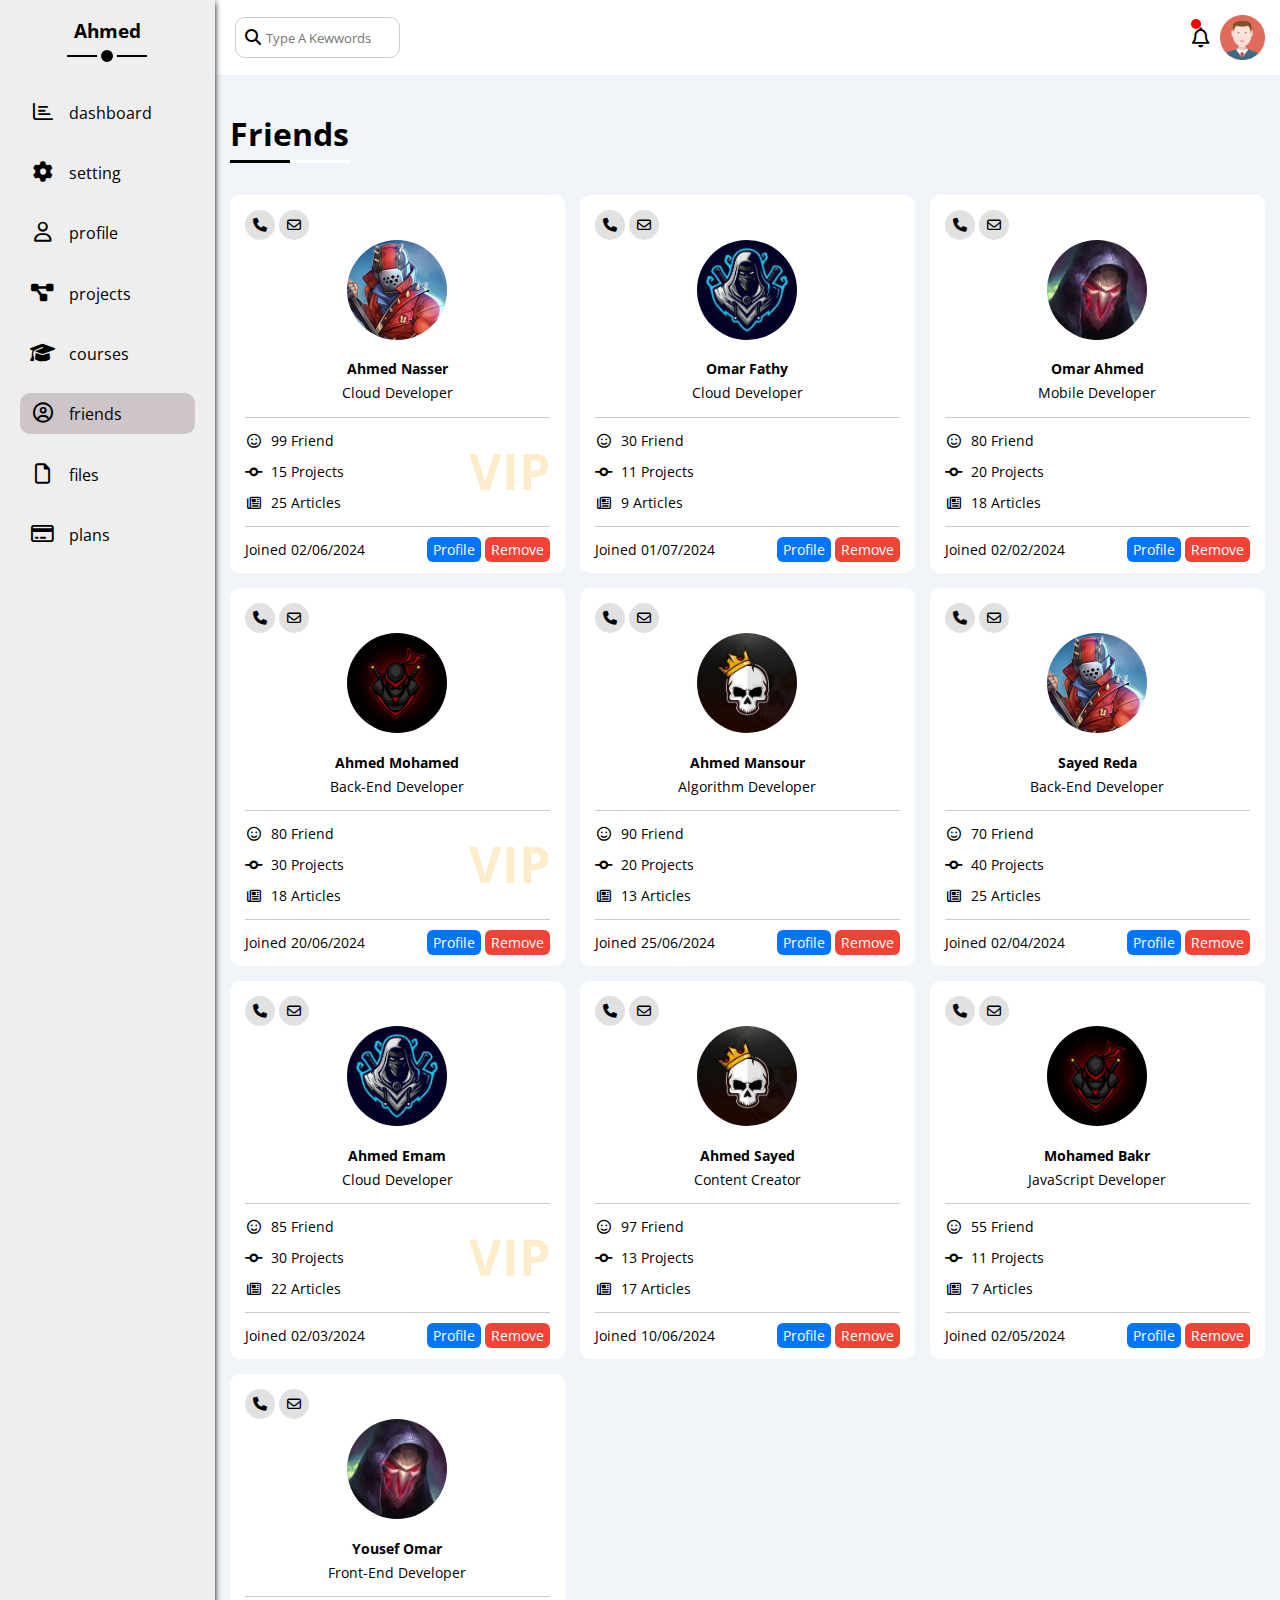
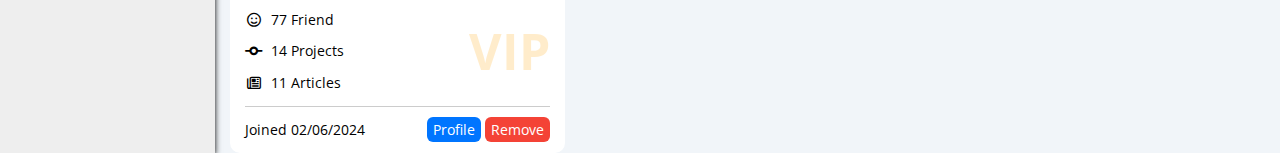
<file: friends.html>
<!DOCTYPE html>
<html lang="en">
<head>
    <meta charset="UTF-8">
    <meta name="viewport" content="width=device-width, initial-scale=1.0">
    <title>Friends</title>
    <link rel="stylesheet" href="css/framework.css">
    <link rel="stylesheet" href="css/Normalize.css">
    <link rel="stylesheet" href="css/all.min.css">
    <link rel="stylesheet" href="css/master.css">
    <link rel="preconnect" href="https://fonts.googleapis.com">
<link rel="preconnect" href="https://fonts.gstatic.com" crossorigin>
<link href="https://fonts.googleapis.com/css2?family=Open+Sans:ital,wght@0,300..800;1,300..800&display=swap" rel="stylesheet">
</head>
<body>
    <div class="page">
       <div class="side">
        <h3>Ahmed</h3>
        <ul>
            <li><a href="index.html">
                <i class="fa-regular fa-chart-bar fa-fw"></i>
                <span class="hide-mobile">dashboard</span>
            </a></li>
            <li>
                <a href="setting.html">
                    <i class="fa-solid fa-gear fa-fw"></i>
                    <span class="hide-mobile">setting</span>
            </a></li>
            <li>
                <a href="profile.html">
                    <i class="fa-regular fa-user fa-fw"></i>
                    <span class="hide-mobile">profile</span>
                </a>
            </li>
            <li>
                <a href="">
                    <i class="fa-solid fa-diagram-project fa-fw"></i>
                    <span class="hide-mobile">projects</span>
                </a>
            </li>
            <li>
                <a href="courses.html">
                    <i class="fa-solid fa-graduation-cap fa-fw"></i>
                    <span class="hide-mobile">courses</span>
                </a>
            </li>
            <li class="active">
                <a href="friends.html">
                    <i class="fa-regular fa-circle-user fa-fw"></i>
                    <span class="hide-mobile">friends</span>
                </a>
            </li>
            <li>
                <a href="files.html">
                    <i class="fa-regular fa-file fa-fw"></i>
                    <span class="hide-mobile">files</span>
                </a>
            </li>
            <li><a href="plans.html">
                <i class="fa-regular fa-credit-card fa-fw"></i>
                <span class="hide-mobile">plans</span>
            </a></li>
        </ul>
       </div>
       <div class="content">
        <div class="head">
        <div class="searsh">
        <input type="search" placeholder="Type A Kewwords">
       </div>
       <div class="icons"> 
        <span>   
            <i class="fa-regular fa-bell fa-lg"></i>
        </span> 
        <img src="css/image/avatar.png" alt="">
       </div>
    </div>
    <div class="friends-page">
        <h1 class="main-title">Friends</h1>
        <div class="friends ">
            <div class="box bg-w rad-10 p-15">
            <div class="contact">
                <i class="fa-solid fa-phone"></i>
                <i class="fa-regular fa-envelope"></i>
            </div>
            <div class="image">
                <img src="css/image/friend-01.jpg" alt="">
                <h4>Ahmed Nasser</h4>
                <p>Cloud Developer</p>
            </div>
            <div class="icons">  
                <div>        
                <span>
                    <i class="fa-regular fa-face-smile fa-fw"></i>
                    99 Friend
                </span>
                <span>
                    <i class="fa-solid fa-code-commit fa-fw"></i>
                    15 Projects
                </span>
                <span>
                    <i class="fa-regular fa-newspaper fa-fw"></i>
                    25 Articles
                </span>
            </div> 
           <div class="vip">vip</div>
            </div>
            <div class="join">
                <span>Joined 02/06/2024</span>
                <div>
                   <a class="bg-b" href="profile.html">Profile</a>
                   <a class="bg-r" href="">Remove</a>
                </div>
            </div>
        </div>
            <div class="box bg-w rad-10 p-15">
            <div class="contact">
                <i class="fa-solid fa-phone"></i>
                <i class="fa-regular fa-envelope"></i>
            </div>
            <div class="image">
                <img src="css/image/friend-02.jpg" alt="">
                <h4>Omar Fathy</h4>
                <p>Cloud Developer</p>
            </div>
            <div class="icons">  
                <div>        
                <span>
                    <i class="fa-regular fa-face-smile fa-fw"></i>
                    30 Friend
                </span>
                <span>
                    <i class="fa-solid fa-code-commit fa-fw"></i>
                    11 Projects
                </span>
                <span>
                    <i class="fa-regular fa-newspaper fa-fw"></i>
                    9 Articles
                </span>
            </div> 
            </div>
            <div class="join">
                <span>Joined 01/07/2024</span>
                <div>
                   <a class="bg-b" href="profile.html">Profile</a>
                   <a class="bg-r" href="">Remove</a>
                </div>
            </div>
        </div>
            <div class="box bg-w rad-10 p-15">
            <div class="contact">
                <i class="fa-solid fa-phone"></i>
                <i class="fa-regular fa-envelope"></i>
            </div>
            <div class="image">
                <img src="css/image/friend-03.jpg" alt="">
                <h4>Omar Ahmed</h4>
                <p>Mobile Developer</p>
            </div>
            <div class="icons">  
                <div>        
                <span>
                    <i class="fa-regular fa-face-smile fa-fw"></i>
                    80 Friend
                </span>
                <span>
                    <i class="fa-solid fa-code-commit fa-fw"></i>
                    20 Projects
                </span>
                <span>
                    <i class="fa-regular fa-newspaper fa-fw"></i>
                    18 Articles
                </span>
            </div> 
            </div>
            <div class="join">
                <span>Joined 02/02/2024</span>
                <div>
                   <a class="bg-b" href="profile.html">Profile</a>
                   <a class="bg-r" href="">Remove</a>
                </div>
            </div>
        </div>
            <div class="box bg-w rad-10 p-15">
            <div class="contact">
                <i class="fa-solid fa-phone"></i>
                <i class="fa-regular fa-envelope"></i>
            </div>
            <div class="image">
                <img src="css/image/friend-04.jpg" alt="">
                <h4>Ahmed Mohamed</h4>
                <p>Back-End Developer</p>
            </div>
            <div class="icons">  
                <div>        
                <span>
                    <i class="fa-regular fa-face-smile fa-fw"></i>
                   80 Friend
                </span>
                <span>
                    <i class="fa-solid fa-code-commit fa-fw"></i>
                  30 Projects
                </span>
                <span>
                    <i class="fa-regular fa-newspaper fa-fw"></i>
                   18 Articles
                </span>
            </div> 
           <div class="vip">vip</div>
            </div>
            <div class="join">
                <span>Joined 20/06/2024</span>
                <div>
                   <a class="bg-b" href="profile.html">Profile</a>
                   <a class="bg-r" href="">Remove</a>
                </div>
            </div>
        </div>
            <div class="box bg-w rad-10 p-15">
            <div class="contact">
                <i class="fa-solid fa-phone"></i>
                <i class="fa-regular fa-envelope"></i>
            </div>
            <div class="image">
                <img src="css/image/friend-05.jpg" alt="">
                <h4>Ahmed Mansour</h4>
                <p>Algorithm Developer</p>
            </div>
            <div class="icons">  
                <div>        
                <span>
                    <i class="fa-regular fa-face-smile fa-fw"></i>
                    90 Friend
                </span>
                <span>
                    <i class="fa-solid fa-code-commit fa-fw"></i>
                    20 Projects
                </span>
                <span>
                    <i class="fa-regular fa-newspaper fa-fw"></i>
                    13 Articles
                </span>
            </div> 
            </div>
            <div class="join">
                <span>Joined 25/06/2024</span>
                <div>
                   <a class="bg-b" href="profile.html">Profile</a>
                   <a class="bg-r" href="">Remove</a>
                </div>
            </div>
        </div>
            <div class="box bg-w rad-10 p-15">
            <div class="contact">
                <i class="fa-solid fa-phone"></i>
                <i class="fa-regular fa-envelope"></i>
            </div>
            <div class="image">
                <img src="css/image/friend-01.jpg" alt="">
                <h4>Sayed Reda</h4>
                <p>Back-End Developer</p>
            </div>
            <div class="icons">  
                <div>        
                <span>
                    <i class="fa-regular fa-face-smile fa-fw"></i>
                   70 Friend
                </span>
                <span>
                    <i class="fa-solid fa-code-commit fa-fw"></i>
                    40 Projects
                </span>
                <span>
                    <i class="fa-regular fa-newspaper fa-fw"></i>
                    25 Articles
                </span>
            </div> 
            </div>
            <div class="join">
                <span>Joined 02/04/2024</span>
                <div>
                   <a class="bg-b" href="profile.html">Profile</a>
                   <a class="bg-r" href="">Remove</a>
                </div>
            </div>
        </div>
            <div class="box bg-w rad-10 p-15">
            <div class="contact">
                <i class="fa-solid fa-phone"></i>
                <i class="fa-regular fa-envelope"></i>
            </div>
            <div class="image">
                <img src="css/image/friend-02.jpg" alt="">
                <h4>Ahmed Emam</h4>
                <p>Cloud Developer</p>
            </div>
            <div class="icons">  
                <div>        
                <span>
                    <i class="fa-regular fa-face-smile fa-fw"></i>
                    85 Friend
                </span>
                <span>
                    <i class="fa-solid fa-code-commit fa-fw"></i>
                    30 Projects
                </span>
                <span>
                    <i class="fa-regular fa-newspaper fa-fw"></i>
                    22 Articles
                </span>
            </div> 
           <div class="vip">vip</div>
            </div>
            <div class="join">
                <span>Joined 02/03/2024</span>
                <div>
                   <a class="bg-b" href="profile.html">Profile</a>
                   <a class="bg-r" href="">Remove</a>
                </div>
            </div>
        </div>
            <div class="box bg-w rad-10 p-15">
            <div class="contact">
                <i class="fa-solid fa-phone"></i>
                <i class="fa-regular fa-envelope"></i>
            </div>
            <div class="image">
                <img src="css/image/friend-05.jpg" alt="">
                <h4>Ahmed Sayed</h4>
                <p>Content Creator</p>
            </div>
            <div class="icons">  
                <div>        
                <span>
                    <i class="fa-regular fa-face-smile fa-fw"></i>
                    97 Friend
                </span>
                <span>
                    <i class="fa-solid fa-code-commit fa-fw"></i>
                    13 Projects
                </span>
                <span>
                    <i class="fa-regular fa-newspaper fa-fw"></i>
                   17 Articles
                </span>
            </div> 
            </div>
            <div class="join">
                <span>Joined 10/06/2024</span>
                <div>
                   <a class="bg-b" href="profile.html">Profile</a>
                   <a class="bg-r" href="">Remove</a>
                </div>
            </div>
        </div>
            <div class="box bg-w rad-10 p-15">
            <div class="contact">
                <i class="fa-solid fa-phone"></i>
                <i class="fa-regular fa-envelope"></i>
            </div>
            <div class="image">
                <img src="css/image/friend-04.jpg" alt="">
                <h4>Mohamed Bakr</h4>
                <p>JavaScript Developer</p>
            </div>
            <div class="icons">  
                <div>        
                <span>
                    <i class="fa-regular fa-face-smile fa-fw"></i>
                  55 Friend
                </span>
                <span>
                    <i class="fa-solid fa-code-commit fa-fw"></i>
                    11 Projects
                </span>
                <span>
                    <i class="fa-regular fa-newspaper fa-fw"></i>
                   7 Articles
                </span>
            </div> 
            </div>
            <div class="join">
                <span>Joined 02/05/2024</span>
                <div>
                   <a class="bg-b" href="profile.html">Profile</a>
                   <a class="bg-r" href="">Remove</a>
                </div>
            </div>
        </div>
            <div class="box bg-w rad-10 p-15">
            <div class="contact">
                <i class="fa-solid fa-phone"></i>
                <i class="fa-regular fa-envelope"></i>
            </div>
            <div class="image">
                <img src="css/image/friend-03.jpg" alt="">
                <h4>Yousef Omar</h4>
                <p>Front-End Developer</p>
            </div>
            <div class="icons">  
                <div>        
                <span>
                    <i class="fa-regular fa-face-smile fa-fw"></i>
                    77 Friend
                </span>
                <span>
                    <i class="fa-solid fa-code-commit fa-fw"></i>
                    14 Projects
                </span>
                <span>
                    <i class="fa-regular fa-newspaper fa-fw"></i>
                    11 Articles
                </span>
            </div> 
           <div class="vip">vip</div>
            </div>
            <div class="join">
                <span>Joined 02/06/2024</span>
                <div>
                   <a class="bg-b" href="profile.html">Profile</a>
                   <a class="bg-r" href="">Remove</a>
                </div>
            </div>
        </div>
        </div>   
    </div>
    </div>
</div>
</body>
</html>
</file>
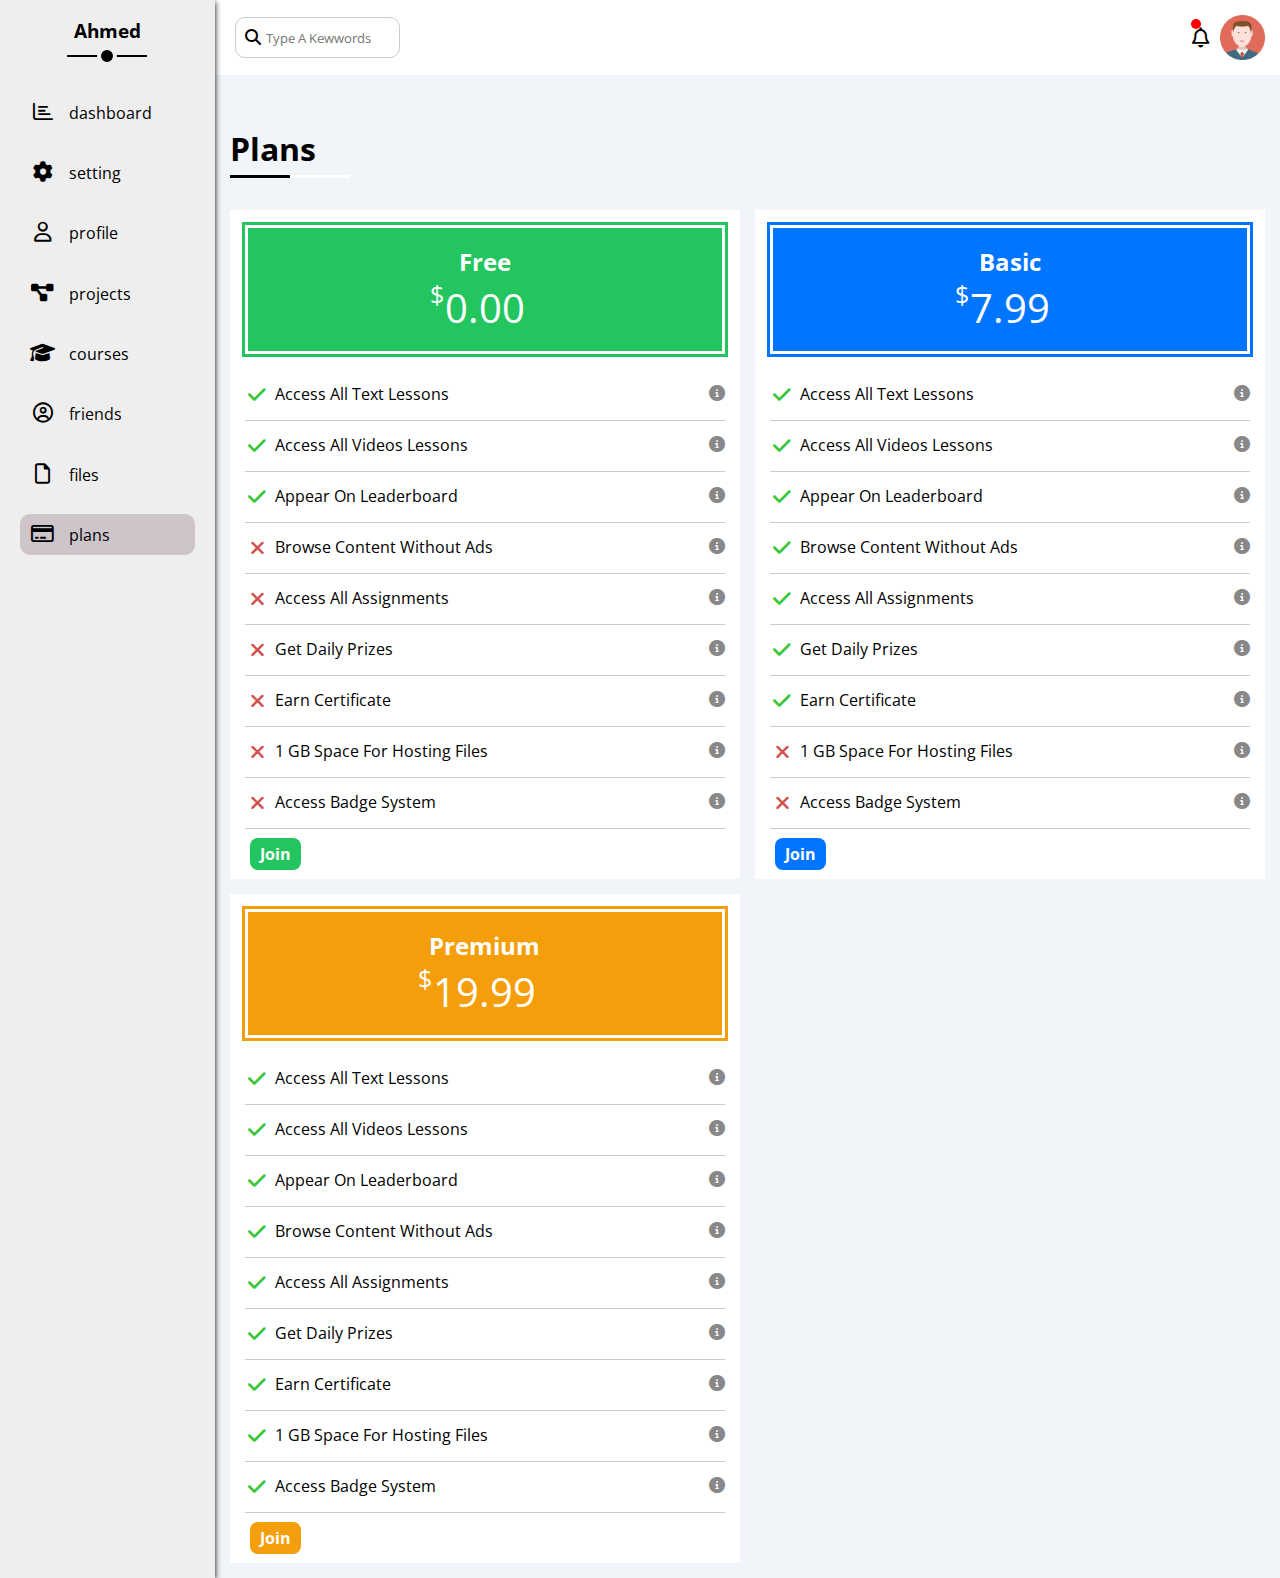
<file: plans.html>
<!DOCTYPE html>
<html lang="en">
<head>
    <meta charset="UTF-8">
    <meta name="viewport" content="width=device-width, initial-scale=1.0">
    <title>Plans</title>
    <link rel="stylesheet" href="css/framework.css">
    <link rel="stylesheet" href="css/Normalize.css">
    <link rel="stylesheet" href="css/all.min.css">
    <link rel="stylesheet" href="css/master.css">
    <link rel="preconnect" href="https://fonts.googleapis.com">
<link rel="preconnect" href="https://fonts.gstatic.com" crossorigin>
<link href="https://fonts.googleapis.com/css2?family=Open+Sans:ital,wght@0,300..800;1,300..800&display=swap" rel="stylesheet">
</head>
<body>
    <div class="page">
       <div class="side">
        <h3>Ahmed</h3>
        <ul>
            <li><a href="index.html">
                <i class="fa-regular fa-chart-bar fa-fw"></i>
                <span class="hide-mobile">dashboard</span>
            </a></li>
            <li>
                <a href="setting.html">
                    <i class="fa-solid fa-gear fa-fw"></i>
                    <span class="hide-mobile">setting</span>
            </a></li>
            <li>
                <a href="profile.html">
                    <i class="fa-regular fa-user fa-fw"></i>
                    <span class="hide-mobile">profile</span>
                </a>
            </li>
            <li>
                <a href="project.html">
                    <i class="fa-solid fa-diagram-project fa-fw"></i>
                    <span class="hide-mobile">projects</span>
                </a>
            </li>
            <li>
                <a href="courses.html">
                    <i class="fa-solid fa-graduation-cap fa-fw"></i>
                    <span class="hide-mobile">courses</span>
                </a>
            </li>
            <li>
                <a href="friends.html">
                    <i class="fa-regular fa-circle-user fa-fw"></i>
                    <span class="hide-mobile">friends</span>
                </a>
            </li>
            <li>
                <a href="files.html">
                    <i class="fa-regular fa-file fa-fw"></i>
                    <span class="hide-mobile">files</span>
                </a>
            </li>
            <li class="active">
                <a href="plans.html">
                <i class="fa-regular fa-credit-card fa-fw"></i>
                <span class="hide-mobile">plans</span>
            </a></li>
        </ul>
       </div>
       <div class="content">
        <div class="head">
        <div class="searsh">
        <input type="search" placeholder="Type A Kewwords">
       </div>
       <div class="icons"> 
        <span>   
            <i class="fa-regular fa-bell fa-lg"></i>
        </span> 
        <img src="css/image/avatar.png" alt="">
       </div>
    </div>
    <div class="plans-page p-15">
        <h1 class="main-title">Plans</h1>
 <div class="plans">
<div class="plan bg-w p-15">
    <div class="top g bg-g">
        <h2>Free</h2>
        <div class="price">
            <span>$</span>
          <span>0.00</span>            
    </div>
        </div>
            <ul>
                <li>
                    <i class="fa-solid fa-check fa-fw yes"></i>
                    <span>Access All Text Lessons</span>
                    <i class="fa-solid fa-circle-info help"></i>
                </li>
                <li>
                    <i class="fa-solid fa-check fa-fw yes"></i>
                    <span>Access All Videos Lessons</span>
                    <i class="fa-solid fa-circle-info help"></i>
                </li>
                <li>
                    <i class="fa-solid fa-check fa-fw yes"></i>
                    <span>Appear On Leaderboard</span>
                    <i class="fa-solid fa-circle-info help"></i>
                </li>
                <li>
                    <i class="fa-solid fa-xmark fa-fw no"></i>
                    <span>Browse Content Without Ads</span>
                    <i class="fa-solid fa-circle-info help"></i>
                </li>
                <li>
                    <i class="fa-solid fa-xmark fa-fw no"></i>
                    <span>Access All Assignments</span>
                    <i class="fa-solid fa-circle-info help"></i>
                </li>
                <li>
                    <i class="fa-solid fa-xmark fa-fw no"></i>
                    <span>Get Daily Prizes</span>
                    <i class="fa-solid fa-circle-info help"></i>
                </li>
                <li>
                    <i class="fa-solid fa-xmark fa-fw no"></i>
                    <span>Earn Certificate</span>
                    <i class="fa-solid fa-circle-info help"></i>
                </li>
                <li>
                    <i class="fa-solid fa-xmark fa-fw no"></i>
                    <span>1 GB Space For Hosting Files</span>
                    <i class="fa-solid fa-circle-info help"></i>
                </li>
                <li>
                    <i class="fa-solid fa-xmark fa-fw no"></i>
                    <span>Access Badge System</span>
                    <i class="fa-solid fa-circle-info help"></i>
                </li>
            </ul> 
                <a class="join bg-g" href="">Join</a>  
</div>
<div class="plan bg-w p-15">
    <div class="top bg-b b">
        <h2>Basic</h2>
        <div class="price">
            <span>$</span>
          <span>7.99</span>            
    </div>
        </div>
            <ul>
                <li>
                    <i class="fa-solid fa-check fa-fw yes"></i>
                    <span>Access All Text Lessons</span>
                    <i class="fa-solid fa-circle-info help"></i>
                </li>
                <li>
                    <i class="fa-solid fa-check fa-fw yes"></i>
                    <span>Access All Videos Lessons</span>
                    <i class="fa-solid fa-circle-info help"></i>
                </li>
                <li>
                    <i class="fa-solid fa-check fa-fw yes"></i>
                    <span>Appear On Leaderboard</span>
                    <i class="fa-solid fa-circle-info help"></i>
                </li>
                <li>
                    <i class="fa-solid fa-check fa-fw yes"></i>
                    <span>Browse Content Without Ads</span>
                    <i class="fa-solid fa-circle-info help"></i>
                </li>
                <li>
                    <i class="fa-solid fa-check fa-fw yes"></i>
                    <span>Access All Assignments</span>
                    <i class="fa-solid fa-circle-info help"></i>
                </li>
                <li>
                    <i class="fa-solid fa-check fa-fw yes"></i>
                    <span>Get Daily Prizes</span>
                    <i class="fa-solid fa-circle-info help"></i>
                </li>
                <li>
                    <i class="fa-solid fa-check fa-fw yes"></i>
                    <span>Earn Certificate</span>
                    <i class="fa-solid fa-circle-info help"></i>
                </li>
                <li>
                    <i class="fa-solid fa-xmark fa-fw no"></i>
                    <span>1 GB Space For Hosting Files</span>
                    <i class="fa-solid fa-circle-info help"></i>
                </li>
                <li>
                    <i class="fa-solid fa-xmark fa-fw no"></i>
                    <span>Access Badge System</span>
                    <i class="fa-solid fa-circle-info help"></i>
                </li>
            </ul> 
                <a class="join bg-b" href="">Join</a>  
</div>
<div class="plan bg-w p-15">
    <div class="top bg-o o">
        <h2>Premium</h2>
        <div class="price">
            <span>$</span>
          <span>19.99</span>            
    </div>
        </div>
            <ul>
                <li>
                    <i class="fa-solid fa-check fa-fw yes"></i>
                    <span>Access All Text Lessons</span>
                    <i class="fa-solid fa-circle-info help"></i>
                </li>
                <li>
                    <i class="fa-solid fa-check fa-fw yes"></i>
                    <span>Access All Videos Lessons</span>
                    <i class="fa-solid fa-circle-info help"></i>
                </li>
                <li>
                    <i class="fa-solid fa-check fa-fw yes"></i>
                    <span>Appear On Leaderboard</span>
                    <i class="fa-solid fa-circle-info help"></i>
                </li>
                <li>
                    <i class="fa-solid fa-check fa-fw yes"></i>
                    <span>Browse Content Without Ads</span>
                    <i class="fa-solid fa-circle-info help"></i>
                </li>
                <li>
                    <i class="fa-solid fa-check fa-fw yes"></i>
                    <span>Access All Assignments</span>
                    <i class="fa-solid fa-circle-info help"></i>
                </li>
                <li>
                    <i class="fa-solid fa-check fa-fw yes"></i>
                    <span>Get Daily Prizes</span>
                    <i class="fa-solid fa-circle-info help"></i>
                </li>
                <li>
                    <i class="fa-solid fa-check fa-fw yes"></i>
                    <span>Earn Certificate</span>
                    <i class="fa-solid fa-circle-info help"></i>
                </li>
                <li>
                    <i class="fa-solid fa-check fa-fw yes"></i>
                    <span>1 GB Space For Hosting Files</span>
                    <i class="fa-solid fa-circle-info help"></i>
                </li>
                <li>
                    <i class="fa-solid fa-check fa-fw yes"></i>
                    <span>Access Badge System</span>
                    <i class="fa-solid fa-circle-info help"></i>
                </li>
            </ul> 
                <a class="join bg-o" href="">Join</a>  
</div>
 </div>
    </div>
    </div>
</div>
</body>
</html>
</file>
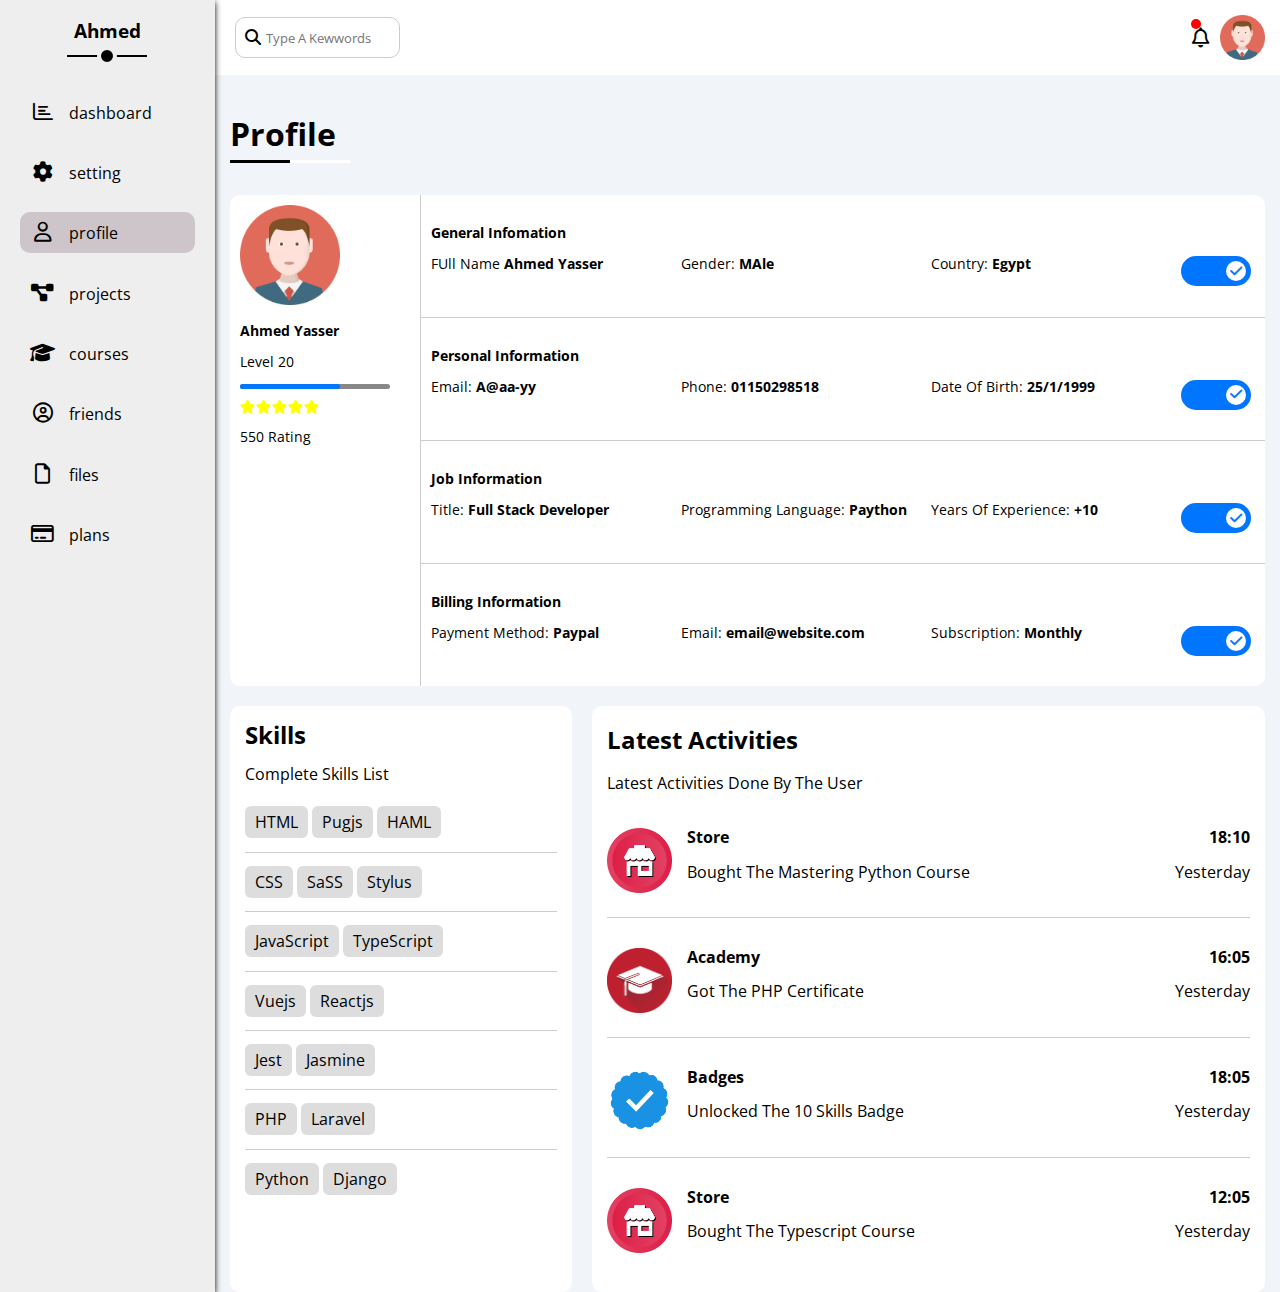
<file: profile.html>
<!DOCTYPE html>
<html lang="en">
<head>
    <meta charset="UTF-8">
    <meta name="viewport" content="width=device-width, initial-scale=1.0">
    <title>Profile</title>
    <link rel="stylesheet" href="css/framework.css">
    <link rel="stylesheet" href="css/Normalize.css">
    <link rel="stylesheet" href="css/all.min.css">
    <link rel="stylesheet" href="css/master.css">
    <link rel="preconnect" href="https://fonts.googleapis.com">
<link rel="preconnect" href="https://fonts.gstatic.com" crossorigin>
<link href="https://fonts.googleapis.com/css2?family=Open+Sans:ital,wght@0,300..800;1,300..800&display=swap" rel="stylesheet">
</head>
<body>
    <div class="page">
       <div class="side">
        <h3>Ahmed</h3>
        <ul>
            <li><a href="index.html">
                <i class="fa-regular fa-chart-bar fa-fw"></i>
                <span class="hide-mobile">dashboard</span>
            </a></li>
            <li>
                <a href="setting.html">
                    <i class="fa-solid fa-gear fa-fw"></i>
                    <span class="hide-mobile">setting</span>
            </a></li>
            <li class="active">
                <a href="profile.html">
                    <i class="fa-regular fa-user fa-fw"></i>
                    <span class="hide-mobile">profile</span>
                </a>
            </li>
            <li>
                <a href="project.html">
                    <i class="fa-solid fa-diagram-project fa-fw"></i>
                    <span class="hide-mobile">projects</span>
                </a>
            </li>
            <li>
                <a href="courses.html">
                    <i class="fa-solid fa-graduation-cap fa-fw"></i>
                    <span class="hide-mobile">courses</span>
                </a>
            </li>
            <li>
                <a href="friends.html">
                    <i class="fa-regular fa-circle-user fa-fw"></i>
                    <span class="hide-mobile">friends</span>
                </a>
            </li>
            <li>
                <a href="files.html">
                    <i class="fa-regular fa-file fa-fw"></i>
                    <span class="hide-mobile">files</span>
                </a>
            </li>
            <li><a href="plans.html">
                <i class="fa-regular fa-credit-card fa-fw"></i>
                <span class="hide-mobile">plans</span>
            </a></li>
        </ul>
       </div>
       <div class="content">
        <div class="head">
        <div class="searsh">
        <input type="search" placeholder="Type A Kewwords">
       </div>
       <div class="icons"> 
        <span>   
            <i class="fa-regular fa-bell fa-lg"></i>
        </span> 
        <img src="css/image/avatar.png" alt="">
       </div>
    </div>
    <div class="profile">
        <h1 class="main-title">Profile</h1>
       <div class="overview bg-w rad-10">
        <div class="avatar">
        <img src="css/image/avatar.png" alt="">
        <h4>Ahmed Yasser</h4>
        <span class="border">Level 20</span>
        <div class="stars">
            <i class="filled fas fa-star"></i>
            <i class="filled fas fa-star"></i>
            <i class="filled fas fa-star"></i>
            <i class="filled fas fa-star"></i>
            <i class="filled fas fa-star"></i>
        </div>
        <span>550 Rating</span>
    </div>
    <div class="general">
        <div class="line">
            <h4>General Infomation</h4>
            <div>FUll Name <span>Ahmed Yasser</span></div>
            <div>Gender: <span>MAle</span></div>
            <div>Country: <span>Egypt</span></div>
            <div>
                <label>
                    <input class="togle-checkbox" type="checkbox" checked>
                    <div class="toggle-switch"></div>
                </label>
            </div>
        </div>
        <div class="line">
            <h4>Personal Information</h4>
            <div>Email: <span>A@aa-yy</span></div>
            <div>Phone: <span>01150298518</span></div>
            <div>Date Of Birth: <span>25/1/1999</span></div>
            <div>
                <label>
                    <input class="togle-checkbox" type="checkbox" checked>
                    <div class="toggle-switch"></div>
                </label>
            </div>
        </div>
        <div class="line">
            <h4>Job Information</h4>
            <div>Title: <span>Full Stack Developer</span></div>
            <div>Programming Language: <span>Paython</span></div>
            <div>Years Of Experience: <span>+10</span></div>
            <div>
                <label>
                    <input class="togle-checkbox" type="checkbox" checked>
                    <div class="toggle-switch"></div>
                </label>
            </div>
        </div>
        <div class="line">
            <h4>Billing Information</h4>
            <div>Payment Method: <span>Paypal</span></div>
            <div>Email: <span>email@website.com</span></div>
            <div>Subscription: <span>Monthly</span></div>
            <div>
                <label>
                    <input class="togle-checkbox" type="checkbox" checked>
                    <div class="toggle-switch"></div>
                </label>
            </div>
        </div>    
    </div>
       </div>
       <div class="other-data">
        <div class="skills bg-w rad-10 p-15">
            <h2>Skills</h2>
            <p>Complete Skills List</p>
            <ul>
                <li>
                    <span>HTML</span>
                    <span>Pugjs</span>
                    <span>HAML</span>
                </li>
                <li>
                    <span>CSS</span>
                    <span>SaSS</span>
                    <span>Stylus</span>
                </li>
                <li>
                    <span>JavaScript</span>
                    <span>TypeScript</span>
                </li>
                <li>
                    <span>Vuejs</span>
                    <span>Reactjs</span>
                </li>
                <li>
                    <span>Jest</span>
                    <span>Jasmine</span>
                </li>
                <li>
                    <span>PHP</span>
                    <span>Laravel</span>
                </li>
                <li>
                    <span>Python</span>
                    <span>Django</span>
                </li>
            </ul>
        </div>
        <div class="activities bg-w rad-10">
            <h2>Latest Activities</h2>
            <p>Latest Activities Done By The User</p>
            <ul>
                <li>
                    <div class="info">
                        <div>
                        <img src="css/image/activity-01.png" alt="">
                    </div>
                    <div>
                    <span>Store</span>
                    <p>Bought The Mastering Python Course</p>
                </div>
                    </div>
                    <div class="date">
                        <span>18:10</span>
                        <p>Yesterday</p>
                    </div>
                </li>
                <li>
                    <div class="info">
                        <div>
                        <img src="css/image/activity-02.png" alt="">
                    </div>
                    <div>
                    <span>Academy</span>
                    <p>Got The PHP Certificate</p>
                </div>
                    </div>
                    <div class="date">
                        <span>16:05</span>
                        <p>Yesterday</p>
                    </div>
                </li>
                <li>
                    <div class="info">
                        <div>
                        <img src="css/image/activity-03.png" alt="">
                    </div>
                    <div>
                    <span>Badges</span>
                    <p>Unlocked The 10 Skills Badge</p>
                </div>
                    </div>
                    <div class="date">
                        <span>18:05</span>
                        <p>Yesterday</p>
                    </div>
                </li>
                <li>
                    <div class="info">
                        <div>
                        <img src="css/image/activity-01.png" alt="">
                    </div>
                    <div>
                    <span>Store</span>
                    <p>Bought The Typescript Course</p>
                </div>
                    </div>
                    <div class="date">
                        <span>12:05</span>
                        <p>Yesterday</p>
                    </div>
                </li>
            </ul>
         
        </div>
       </div>
    </div>
    </div>
</div>
</body>
</html>
</file>
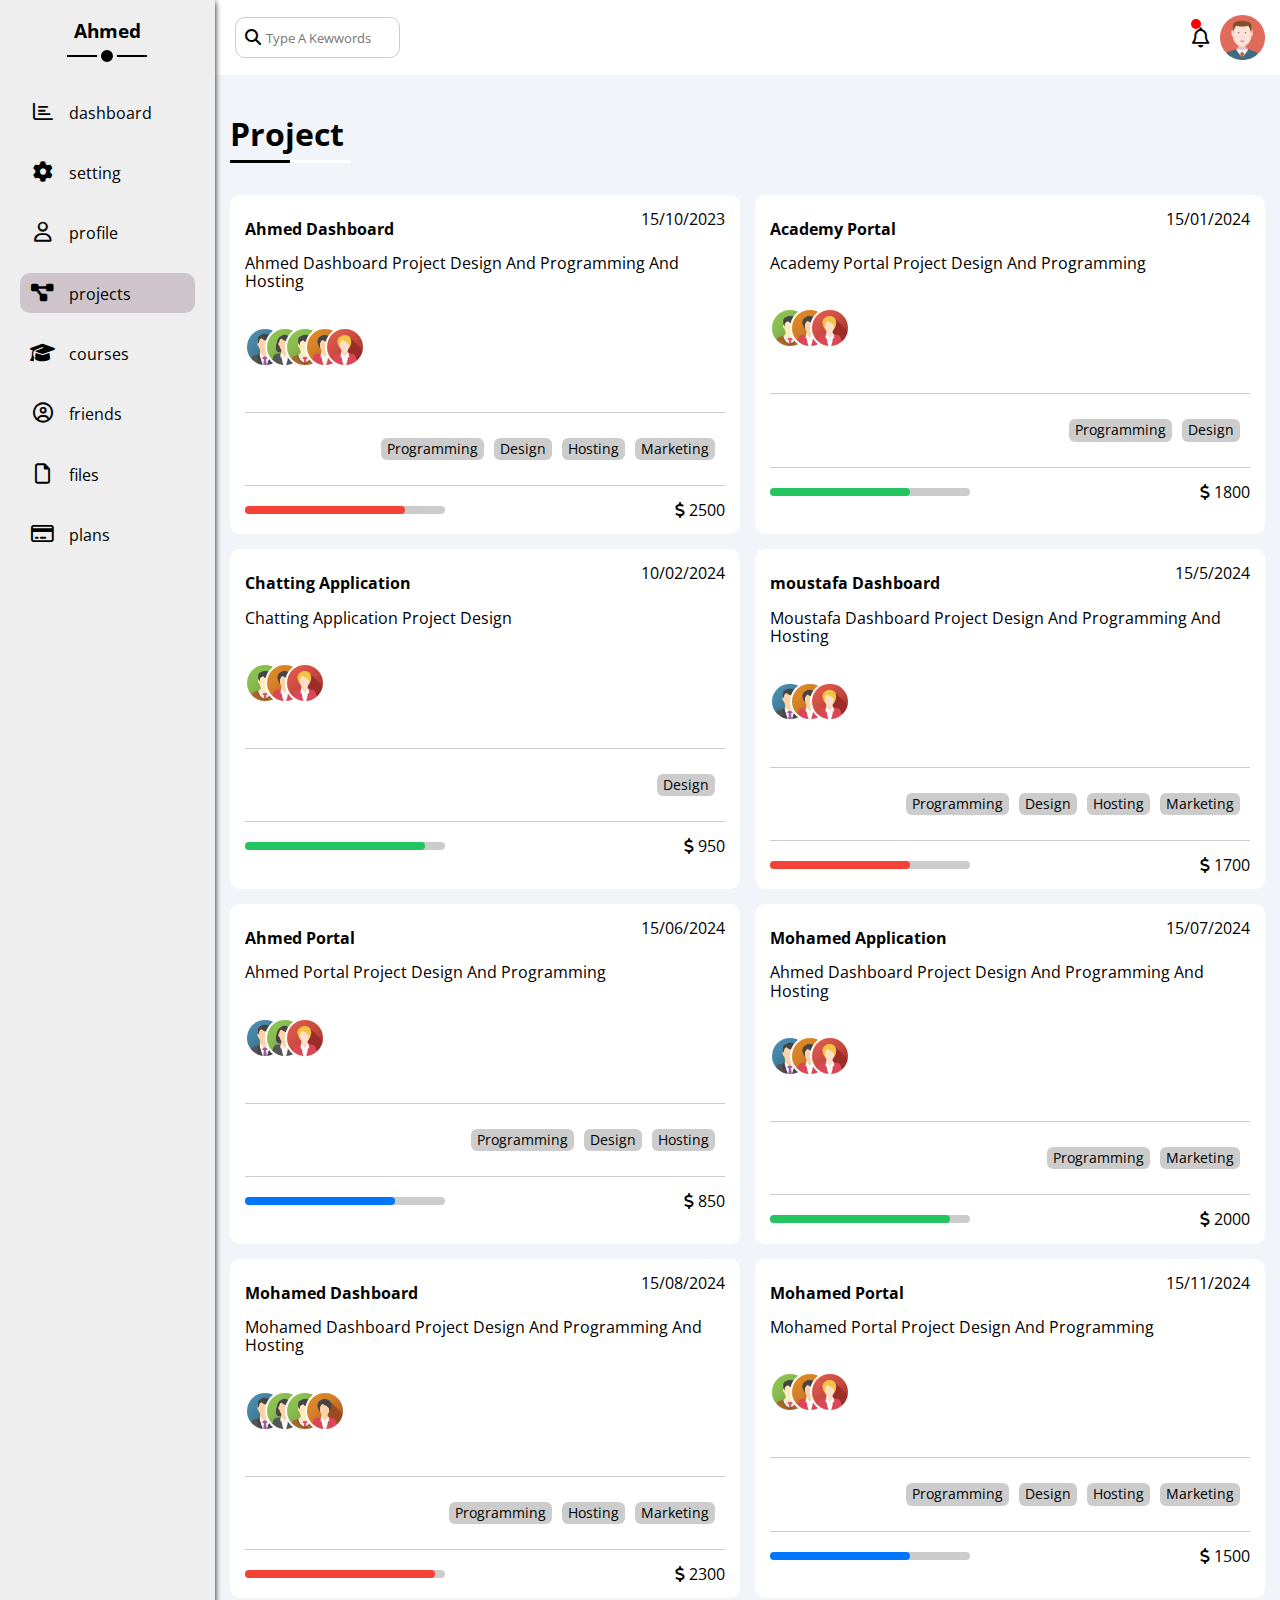
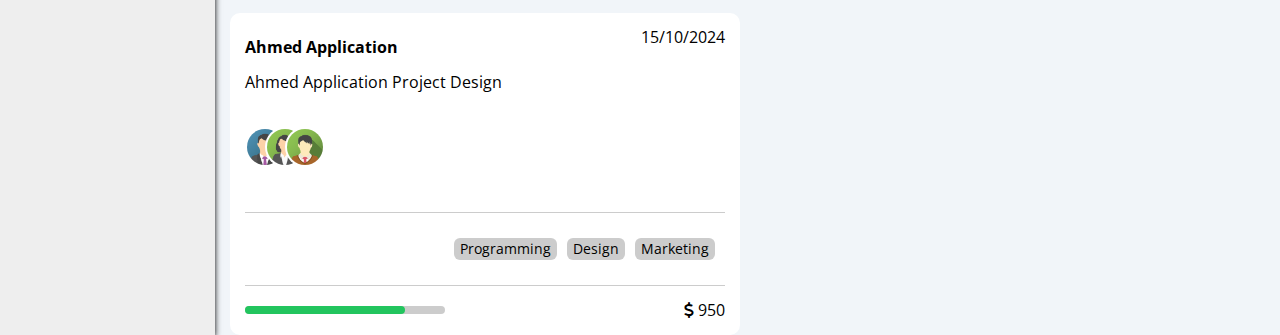
<file: project.html>
<!DOCTYPE html>
<html lang="en">
<head>
    <meta charset="UTF-8">
    <meta name="viewport" content="width=device-width, initial-scale=1.0">
    <title>Projects</title>
    <link rel="stylesheet" href="css/framework.css">
    <link rel="stylesheet" href="css/Normalize.css">
    <link rel="stylesheet" href="css/all.min.css">
    <link rel="stylesheet" href="css/master.css">
    <link rel="preconnect" href="https://fonts.googleapis.com">
<link rel="preconnect" href="https://fonts.gstatic.com" crossorigin>
<link href="https://fonts.googleapis.com/css2?family=Open+Sans:ital,wght@0,300..800;1,300..800&display=swap" rel="stylesheet">
</head>
<body>
    <div class="page">
       <div class="side">
        <h3>Ahmed</h3>
        <ul>
            <li><a href="index.html">
                <i class="fa-regular fa-chart-bar fa-fw"></i>
                <span class="hide-mobile">dashboard</span>
            </a></li>
            <li>
                <a href="setting.html">
                    <i class="fa-solid fa-gear fa-fw"></i>
                    <span class="hide-mobile">setting</span>
            </a></li>
            <li>
                <a href="profile.html">
                    <i class="fa-regular fa-user fa-fw"></i>
                    <span class="hide-mobile">profile</span>
                </a>
            </li>
            <li class="active">
                <a href="project.html">
                    <i class="fa-solid fa-diagram-project fa-fw"></i>
                    <span class="hide-mobile">projects</span>
                </a>
            </li>
            <li>
                <a href="courses.html">
                    <i class="fa-solid fa-graduation-cap fa-fw"></i>
                    <span class="hide-mobile">courses</span>
                </a>
            </li>
            <li>
                <a href="friends.html">
                    <i class="fa-regular fa-circle-user fa-fw"></i>
                    <span class="hide-mobile">friends</span>
                </a>
            </li>
            <li>
                <a href="files.html">
                    <i class="fa-regular fa-file fa-fw"></i>
                    <span class="hide-mobile">files</span>
                </a>
            </li>
            <li><a href="plans.html">
                <i class="fa-regular fa-credit-card fa-fw"></i>
                <span class="hide-mobile">plans</span>
            </a></li>
        </ul>
       </div>
       <div class="content">
        <div class="head">
        <div class="searsh">
        <input type="search" placeholder="Type A Kewwords">
       </div>
       <div class="icons"> 
        <span>   
            <i class="fa-regular fa-bell fa-lg"></i>
        </span> 
        <img src="css/image/avatar.png" alt="">
       </div>
    </div>
    <div class="project-page">
        <h1 class="main-title">Project</h1>
           <div class="ahmed-project">
            <div class="box bg-w rad-10 p-15">
                <div class="dash">
                    <h4>Ahmed Dashboard</h4>
                    <span>15/10/2023</span>
                </div>
                <p>Ahmed Dashboard Project Design And Programming And Hosting</p>
                <div class="image">
                    <img src="css/image/team-01.png" alt="">
                    <img src="css/image/team-02.png" alt="">
                    <img src="css/image/team-03.png" alt="">
                    <img src="css/image/team-04.png" alt="">
                    <img src="css/image/team-05.png" alt="">  
                    </div>          
                <div class="works">
                    <span>Programming</span>
                    <span>Design</span>
                    <span>Hosting</span>
                    <span>Marketing</span>
                </div>
                <div class="footer">
                    <div class="border">
                        <span class="bg-r" style="width: 80%;"></span>
                    </div>
                    <div>
                        <i class="fa-solid fa-dollar-sign"></i>
                        2500
                    </div>
                </div>
            </div>
            <div class="box bg-w rad-10 p-15">
                <div class="dash">
                    <h4>Academy Portal</h4>
                    <span>15/01/2024</span>
                </div>
                <p>Academy Portal Project Design And Programming</p>
                <div class="image">
                    <img src="css/image/team-03.png" alt="">
                    <img src="css/image/team-04.png" alt="">
                    <img src="css/image/team-05.png" alt="">  
                    </div>          
                <div class="works">
                    <span>Programming</span>
                    <span>Design</span>
                </div>
                <div class="footer">
                    <div class="border">
                        <span class="bg-g" style="width: 70%;"></span>
                    </div>
                    <div>
                        <i class="fa-solid fa-dollar-sign"></i>
                       1800
                    </div>
                </div>
            </div>
            <div class="box bg-w rad-10 p-15">
                <div class="dash">
                    <h4>Chatting Application</h4>
                    <span>10/02/2024</span>
                </div>
                <p>Chatting Application Project Design</p>
                <div class="image">
                    <img src="css/image/team-03.png" alt="">
                    <img src="css/image/team-04.png" alt="">
                    <img src="css/image/team-05.png" alt="">  
                    </div>          
                <div class="works">
                    <span>Design</span>
                </div>
                <div class="footer">
                    <div class="border">
                        <span class="bg-g" style="width: 90%;"></span>
                    </div>
                    <div>
                        <i class="fa-solid fa-dollar-sign"></i>
                        950
                    </div>
                </div>
            </div>
            <div class="box bg-w rad-10 p-15">
                <div class="dash">
                    <h4>moustafa Dashboard</h4>
                    <span>15/5/2024</span>
                </div>
                <p>Moustafa Dashboard Project Design And Programming And Hosting</p>
                <div class="image">
                    <img src="css/image/team-01.png" alt="">
                    <img src="css/image/team-04.png" alt="">
                    <img src="css/image/team-05.png" alt="">  
                    </div>          
                <div class="works">
                    <span>Programming</span>
                    <span>Design</span>
                    <span>Hosting</span>
                    <span>Marketing</span>
                </div>
                <div class="footer">
                    <div class="border">
                        <span class="bg-r" style="width: 70%;"></span>
                    </div>
                    <div>
                        <i class="fa-solid fa-dollar-sign"></i>
                        1700
                    </div>
                </div>
            </div>
            <div class="box bg-w rad-10 p-15">
                <div class="dash">
                    <h4>Ahmed Portal</h4>
                    <span>15/06/2024</span>
                </div>
                <p>Ahmed Portal Project Design And Programming</p>
                <div class="image">
                    <img src="css/image/team-01.png" alt="">
                    <img src="css/image/team-02.png" alt="">
                    <img src="css/image/team-05.png" alt="">  
                    </div>          
                <div class="works">
                    <span>Programming</span>
                    <span>Design</span>
                    <span>Hosting</span>
                </div>
                <div class="footer">
                    <div class="border">
                        <span class="bg-b" style="width: 75%;"></span>
                    </div>
                    <div>
                        <i class="fa-solid fa-dollar-sign"></i>
                        850
                    </div>
                </div>
            </div>
            <div class="box bg-w rad-10 p-15">
                <div class="dash">
                    <h4>Mohamed Application</h4>
                    <span>15/07/2024</span>
                </div>
                <p>Ahmed Dashboard Project Design And Programming And Hosting</p>
                <div class="image">
                    <img src="css/image/team-01.png" alt="">
                    <img src="css/image/team-04.png" alt="">
                    <img src="css/image/team-05.png" alt="">  
                    </div>          
                <div class="works">
                    <span>Programming</span>
                    <span>Marketing</span>
                </div>
                <div class="footer">
                    <div class="border">
                        <span class="bg-g" style="width: 90%;"></span>
                    </div>
                    <div>
                        <i class="fa-solid fa-dollar-sign"></i>
                        2000
                    </div>
                </div>
            </div>
            <div class="box bg-w rad-10 p-15">
                <div class="dash">
                    <h4>Mohamed Dashboard</h4>
                    <span>15/08/2024</span>
                </div>
                <p>Mohamed Dashboard Project Design And Programming And Hosting</p>
                <div class="image">
                    <img src="css/image/team-01.png" alt="">
                    <img src="css/image/team-02.png" alt="">
                    <img src="css/image/team-03.png" alt="">
                    <img src="css/image/team-04.png" alt="">
                    </div>          
                <div class="works">
                    <span>Programming</span>
                    <span>Hosting</span>
                    <span>Marketing</span>
                </div>
                <div class="footer">
                    <div class="border">
                        <span class="bg-r" style="width: 95%;"></span>
                    </div>
                    <div>
                        <i class="fa-solid fa-dollar-sign"></i>
                        2300
                    </div>
                </div>
            </div>
            <div class="box bg-w rad-10 p-15">
                <div class="dash">
                    <h4>Mohamed Portal</h4>
                    <span>15/11/2024</span>
                </div>
                <p>Mohamed Portal Project Design And Programming</p>
                <div class="image">
                    <img src="css/image/team-03.png" alt="">
                    <img src="css/image/team-04.png" alt="">
                    <img src="css/image/team-05.png" alt="">  
                    </div>          
                <div class="works">
                    <span>Programming</span>
                    <span>Design</span>
                    <span>Hosting</span>
                    <span>Marketing</span>
                </div>
                <div class="footer">
                    <div class="border">
                        <span class="bg-b" style="width: 70%;"></span>
                    </div>
                    <div>
                        <i class="fa-solid fa-dollar-sign"></i>
                        1500
                    </div>
                </div>
            </div>
            <div class="box bg-w rad-10 p-15">
                <div class="dash">
                    <h4>Ahmed Application</h4>
                    <span>15/10/2024</span>
                </div>
                <p>Ahmed Application Project Design</p>
                <div class="image">
                    <img src="css/image/team-01.png" alt="">
                    <img src="css/image/team-02.png" alt="">
                    <img src="css/image/team-03.png" alt="">
                    </div>          
                <div class="works">
                    <span>Programming</span>
                    <span>Design</span>
                    <span>Marketing</span>
                </div>
                <div class="footer">
                    <div class="border">
                        <span class="bg-g" style="width: 80%;"></span>
                    </div>
                    <div>
                        <i class="fa-solid fa-dollar-sign"></i>
                       950
                    </div>
                </div>
            </div>
           </div>
    </div>
    </div>
</div>
</body>
</html>
</file>
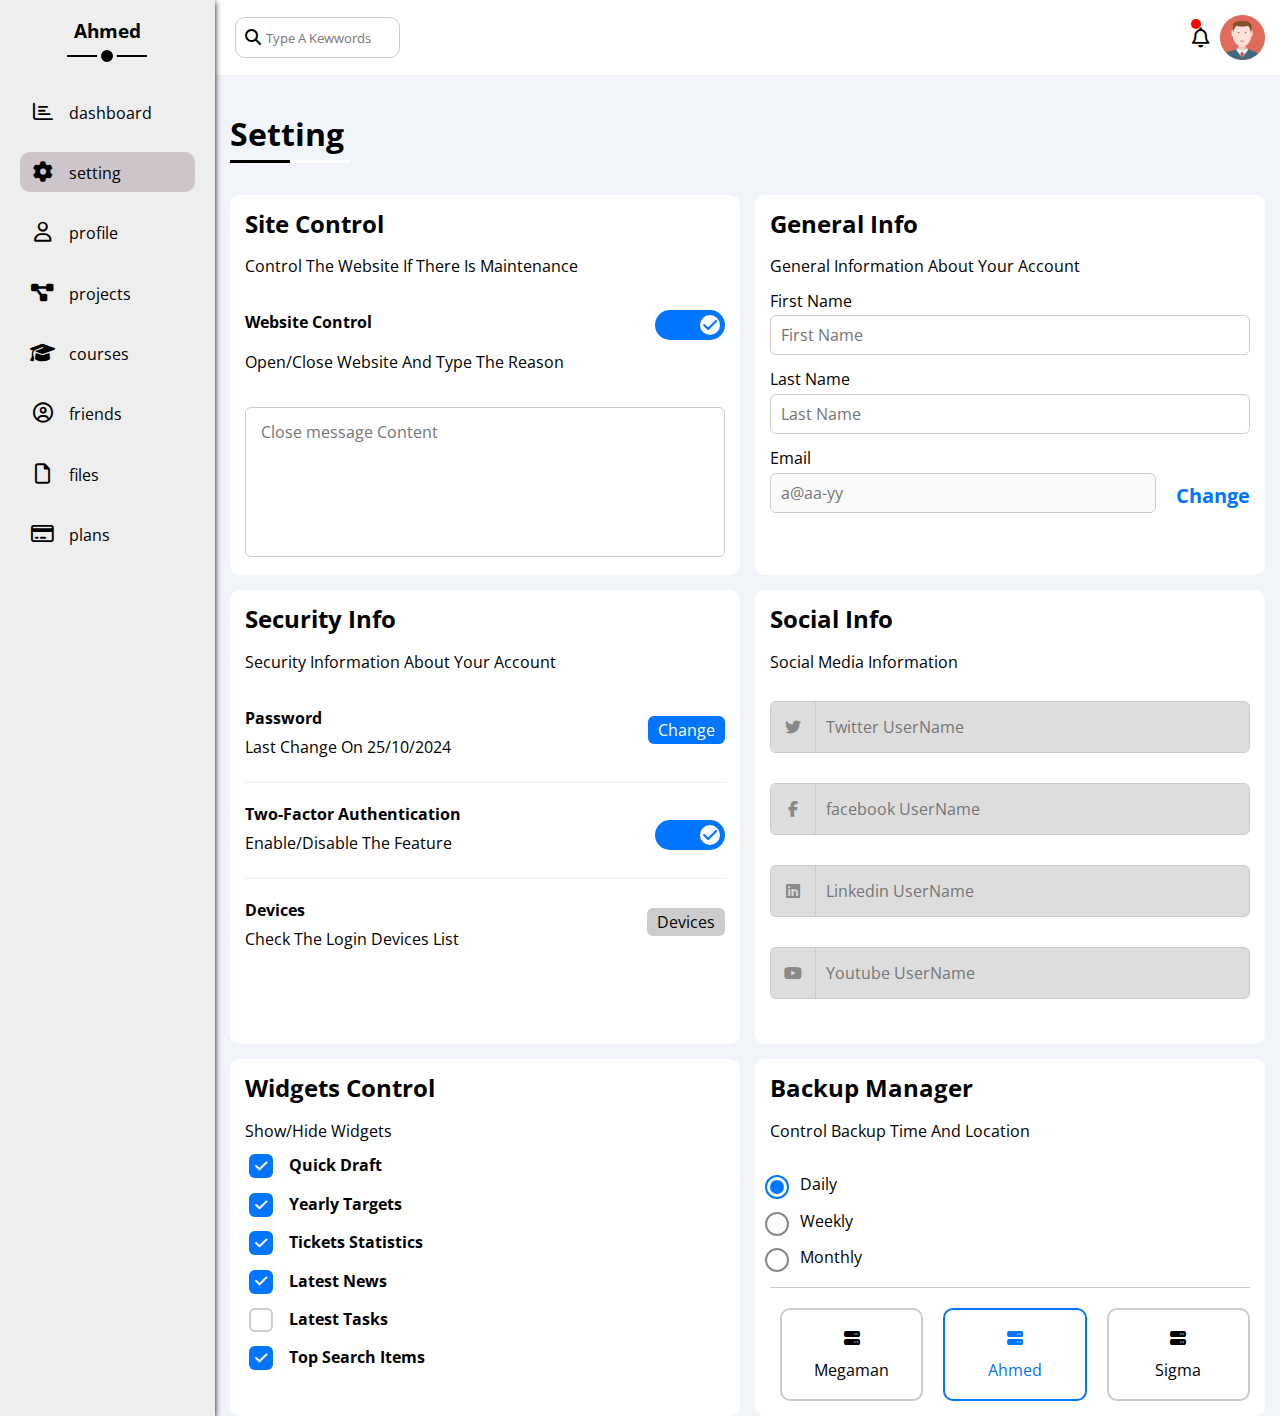
<file: setting.html>
<!DOCTYPE html>
<html lang="en">
<head>
    <meta charset="UTF-8">
    <meta name="viewport" content="width=device-width, initial-scale=1.0">
    <title>Setting</title>
    <link rel="stylesheet" href="css/framework.css">
    <link rel="stylesheet" href="css/Normalize.css">
    <link rel="stylesheet" href="css/all.min.css">
    <link rel="stylesheet" href="css/master.css">
    <link rel="preconnect" href="https://fonts.googleapis.com">
<link rel="preconnect" href="https://fonts.gstatic.com" crossorigin>
<link href="https://fonts.googleapis.com/css2?family=Open+Sans:ital,wght@0,300..800;1,300..800&display=swap" rel="stylesheet">
</head>
<body>
    <div class="page">
       <div class="side">
        <h3>Ahmed</h3>
        <ul>
            <li><a href="index.html">
                <i class="fa-regular fa-chart-bar fa-fw"></i>
                <span class="hide-mobile">dashboard</span>
            </a></li>
            <li class="active">
                <a href="setting.html">
                    <i class="fa-solid fa-gear fa-fw"></i>
                    <span class="hide-mobile">setting</span>
            </a></li>
            <li>
                <a href="profile.html">
                    <i class="fa-regular fa-user fa-fw"></i>
                    <span class="hide-mobile">profile</span>
                </a>
            </li>
            <li>
                <a href="project.html">
                    <i class="fa-solid fa-diagram-project fa-fw"></i>
                    <span class="hide-mobile">projects</span>
                </a>
            </li>
            <li>
                <a href="courses.html">
                    <i class="fa-solid fa-graduation-cap fa-fw"></i>
                    <span class="hide-mobile">courses</span>
                </a>
            </li>
            <li>
                <a href="friends.html">
                    <i class="fa-regular fa-circle-user fa-fw"></i>
                    <span class="hide-mobile">friends</span>
                </a>
            </li>
            <li>
                <a href="files.html">
                    <i class="fa-regular fa-file fa-fw"></i>
                    <span class="hide-mobile">files</span>
                </a>
            </li>
            <li><a href="plans.html">
                <i class="fa-regular fa-credit-card fa-fw"></i>
                <span class="hide-mobile">plans</span>
            </a></li>
        </ul>
       </div>
       <div class="content">
        <div class="head">
        <div class="searsh">
        <input type="search" placeholder="Type A Kewwords">
       </div>
       <div class="icons"> 
        <span>   
            <i class="fa-regular fa-bell fa-lg"></i>
        </span> 
        <img src="css/image/avatar.png" alt="">
       </div>
    </div>
    <div class="Setting">
        <h1 class="main-title">Setting</h1>
        <div class="wrappar">
            <div class="site-control bg-w rad-10 p-15">
                <h2>Site Control</h2>
                <p>Control The Website If There Is Maintenance</p>
                <div class="website">
                    <div>
                    <h4>Website Control</h4>
                    <p>Open/Close Website And Type The Reason</p>
                    </div>
                    <label>
                        <input class="togle-checkbox" type="checkbox" checked>
                        <div class="toggle-switch"></div>
                    </label>
                </div>
                <textarea name="" id="" placeholder="Close message Content"></textarea>
            </div>
            <div class="general bg-w rad-10 p-15">
                <h2>General Info</h2>
                <p>General Information About Your Account</p>
                <ul>
                    <li>
                        <label for="first">First Name </label>
                        <input type="text" id="first" placeholder="First Name">
                    </li>
                    <li>
                        <label for="last">Last Name</label>
                        <input type="text" id="last" placeholder="Last Name">
                    </li>
                    <li>
                      
                            <label for="mail">Email</label>
                            <div>
                            <input type="text" id="mail" placeholder="a@aa-yy" disabled>
                            <a href="" class="c-b">Change</a>
                        </div>
                       
                    </li>
                </ul>
            </div>
            <div class="security bg-w rad-10 p-15">
                <h2>Security Info</h2>
                <p>Security Information About Your Account</p>
                <div class="info rad-b">
                    <div>
                    <h4>Password</h4>
                  <p>Last Change On 25/10/2024</p>
                </div>
                <a href="" class="change c-b">Change</a>
                </div>
                <div class="info rad-b">
                    <div>
                    <h4>Two-Factor Authentication</h4>
                 <p>Enable/Disable The Feature</p>
                </div>
                <label>
                    <input class="togle-checkbox" type="checkbox" checked>
                    <div class="toggle-switch"></div>
                </label>
                </div>
                <div class="info">
                    <div>
                    <h4>Devices</h4>
                   <p>Check The Login Devices List</p>
                </div>
                <a href="" class="devices">Devices</a>
                </div>
            </div>
            <div class="social bg-w rad-10 p-15">
                <h2>Social Info</h2>
                <p>Social Media Information</p>
                <ul>
                    <li>
                            <i class="fa-brands fa-twitter"></i>
                            <input type="text" placeholder="Twitter UserName">
                    </li>
                    <li>
                            <i class="fa-brands fa-facebook-f"></i>
                            <input type="text" placeholder="facebook UserName">
                    </li>
                    <li>
                        <i class="fa-brands fa-linkedin"></i>
                        <input type="text" placeholder="Linkedin UserName">
                    </li>
                    <li>
                        <i class="fa-brands fa-youtube"></i>
                        <input type="text" placeholder="Youtube UserName">
                    </li>
                </ul>
            </div>
            <div class="control bg-w rad-10 p-15">
                <h2>Widgets Control</h2>
                <p>Show/Hide Widgets</p>
              
                        <div>
                        <input type="checkbox" id="draft" checked>
                        <label for="draft">Quick Draft</label> 
                    </div>   
                    <div>
                        <input type="checkbox" id="targets" checked>
                        <label for="targets">Yearly Targets</label>
                    </div>
                    <div>
                        <input type="checkbox" id="tickets" checked>
                        <label for="tickets">Tickets Statistics</label>
                    </div>
                    <div>
                        <input type="checkbox" id="news" checked>
                        <label for="news">Latest News</label>  
                    </div>
                            <div>
                        <input type="checkbox" id="tasks">
                        <label for="tasks">Latest Tasks</label>
                    </div>
                        <div>
                        <input type="checkbox" id="items" checked>
                        <label for="items">Top Search Items</label>
                    </div>              
            </div>
            <div class="manger bg-w rad-10 p-15">
                <h2>Backup Manager</h2>
                <p>Control Backup Time And Location</p>
                <div class="date">
                <div>
                <input type="radio" name="time" id="daily" checked>
                <label for="daily">Daily</label>
            </div>
                <div>
                <input type="radio" name="time" id="weekly">
                <label for="weekly">Weekly</label>
            </div>
                <div>
                <input type="radio" name="time" id="monthly">
                <label for="monthly">Monthly</label>
            </div>
        </div>
            <div class="servers">
                    <input type="radio" name="servers" id="server-one">
                    <div class="server">
                    <label for="server-one">
                    <i class="fa-solid fa-server"></i>
                    Megaman
                </label>
                </div>
                    <input type="radio" name="servers" id="server-two" checked>
                    <div class="server active">
                    <label for="server-two">
                    <i class="fa-solid fa-server"></i>
                    Ahmed
                </label>
                </div>
                    <input type="radio" name="servers" id="server-three">
                    <div class="server">
                    <label for="server-three">
                    <i class="fa-solid fa-server"></i>
                    Sigma
                </label>
                </div>
            </div>
            </div>
        </div>
    </div>
    </div>
</div>
</body>
</html>
</file>
<file: css/framework.css>
@media (max-width:767px) {
    .hide-mobile{
        display: none;
    }
}
.blue {
    background-color: rgb(0 117 255 / 20%);
}
.d-flex {
    display: flex;
}
.c-b {
    color: #0075ff; 
}
.b-c {
    border-color: #0075ff transparent transparent transparent;
}
.bg-o {
    background-color: #f59e0b;
}
.orange {
    background-color:rgb(245 158 11 / 20%);
}
.c-o {
    color: #f59e0b; 
}
.b-o {
    color: #f59e0b; 
}
.bg-g {
    background-color: #22c55e;
}
.bg-r {
    background-color: #f44336;
}
.bg-w {
    background-color: white;
}
.bg-b {
    background-color: #0075ff;
}
.green {
    background-color:rgb(34 197 94 / 20%);
}
.c-g {
    color: #22c55e; 
}
.c-r {
    color: #f44336;
}
.c-w {
    color: white;
}
.rad-10 {
    border-radius: 10px;
    -webkit-border-radius: 10px;
    -moz-border-radius: 10px;
    -ms-border-radius: 10px;
    -o-border-radius: 10px;
}
.rad-b {
    border-bottom: 1px solid #eee;
}
.p-15 {
    padding: 15px;
}
.p-20 {
    padding: 20px;
}
.mt-5 {
    margin-top: 5px;
}
</file>
<file: css/master.css>
* {
box-sizing: border-box;
}
body {
    font-family: "Open Sans", sans-serif;
    margin: 0;
}
html {
    scroll-behavior: smooth;
}
*:focus {
    outline: none;
}
.page {
    min-height: 100vh;
  display: flex;
  background-color: #f1f5f9;
}
ul {
    list-style: none;
    padding: 0;
}
a {
    text-decoration: none;
}

.side {
    background-color:#eee;
    box-shadow: 0 2px 6px black;
 width: 250px;
 padding: 20px;
 position: relative;
}
@media (max-width:767px) {
    .side {
        width: 65px;
        padding: 10px;
    }
}
@media (min-width:768) and (max-width:1023px) {
    .side {
        width: 200px;
        padding: 15px;
    }
}

.side > h3 {
    margin-top: 0;
    text-align: center;
    margin-bottom: 50px;
    position: relative;
}
@media (max-width:767px) {
    .side > h3 {
        font-size: 12px;
    }
}
.side > h3::before{
    content: "";
    position: absolute;
    background-color: black;
    width: 80px;
    height: 2px;
    left: 50%;
    bottom: -15px;
    transform: translateX(-50%);
    -webkit-transform: translateX(-50%);
    -moz-transform: translateX(-50%);
    -ms-transform: translateX(-50%);
    -o-transform: translateX(-50%);
}
.side > h3::after{
    content: "";
    position: absolute;
    background-color: black;
    width: 12px;
    height: 12px;
    left: 50%;
    bottom: -24px;
    border: 4px solid #eee;
    transform: translateX(-50%);
    -webkit-transform: translateX(-50%);
    -moz-transform: translateX(-50%);
    -ms-transform: translateX(-50%);
    -o-transform: translateX(-50%);
    border-radius: 50%;
    -webkit-border-radius: 50%;
    -moz-border-radius: 50%;
    -ms-border-radius: 50%;
    -o-border-radius: 50%;
}
@media (max-width:767px) {
    .side > h3::before,
    .side > h3::after
     {
       display: none;
    }
}
.side ul li {
    margin-top: 20px;
    padding: 10px 0;
}
.side ul li a {
    color: black;
    width: 250px;
padding: 0 10px;
}
.side > h3::after
.side ul li a span {
    font-size: 16px;
}
.side ul li:hover,
.side ul li.active
{
    background-color: rgb(193, 181, 189, 0.72);
    border-radius:10px;
    -webkit-border-radius:10px;
    -moz-border-radius:10px;
    -ms-border-radius:10px;
    -o-border-radius:10px;
}

.side ul i {
    margin-right: 10px;
    font-size: 20px;
}
@media (max-width:767px) {
    .side ul i
     {
    margin-right: 0;
    }
}
.page .content {
    width: 100%;
    overflow: hidden;
}
.page .content .head {
    display: flex;
    align-items: center;
    justify-content: space-between;
    padding: 15px;
    background-color: white;
}
@media (max-width:767px) {
    .page .content .head {
        width: 200px;
        padding: 0;
        margin: 10px 0;
    }
}
.page .content .searsh {
position: relative;
}
.page .content .searsh::before {
    content: "\f002";
    position: absolute;
    font-weight: 900;
    left: 15px;
    top: 50%;
    font-family: 'Font Awesome 6 Free';
    transform: translateY(-50%);
    -webkit-transform: translateY(-50%);
    -moz-transform: translateY(-50%);
    -ms-transform: translateY(-50%);
    -o-transform: translateY(-50%);
}
.page .content .searsh input {
    padding: 10px 10px 10px 30px;
    margin-left: 5px;
    border: 1px solid #ccc;
    width: 165px;
    transition: 0.3s;
    -webkit-transition: 0.3s;
    -moz-transition: 0.3s;
    -ms-transition: 0.3s;
    -o-transition: 0.3s;
    border-radius: 10px;
    -webkit-border-radius: 10px;
    -moz-border-radius: 10px;
    -ms-border-radius: 10px;
    -o-border-radius: 10px;
}

    .page .content .searsh input::placeholder {
      font-size: 13px;
    }

@media (min-width:768px) {
    .page .content .searsh input:focus {
        width: 220px;
     }
}
.page .content .head .icons {
display: flex;
align-items: center;
}
.page .content .head .icons span{
position: relative;
}
.page .content .head .icons span i{
    margin: 0 10px;
    }
.page .content .head .icons span::before{
    content: "";
    position: absolute;
    top: -9px;
    left: 9px;
    background-color: red;
    width: 10px;
    height: 10px;
    border-radius: 50% ;
    -webkit-border-radius: 50% ;
    -moz-border-radius: 50% ;
    -ms-border-radius: 50% ;
    -o-border-radius: 50% ;
}
.page .content .head .icons img {
width: 45px;
}
.page  .dasboard {
    padding:  0 15px;
}
@media (max-width:767px) {
    .page  .dasboard {
        padding:  0 5px;
    }
}
.page .dasboard .wrappar h2 {
    margin: 5px;
}
.page .wrappar {
    display: grid;
    grid-template-columns: repeat(auto-fill, minmax(450px, 1fr));
    gap: 15px;
}
@media (max-width:767px) {
    .page .wrappar {
        grid-template-columns: repeat(auto-fill, minmax(220px, 1fr));
    }
}
.page .main-title {
    padding: 20px 0;
    position: relative;
}
.page .main-title::before {
    content: "";
    position: absolute;
    background-color: white;
    width: 120px;
    height: 3px;
    left: 0;
    bottom: 10px;
}
.page .main-title::after {
    content: "";
    position: absolute;
    background-color: black;
    width: 60px;
    height: 3px;
    left: 0;
    bottom: 10px;
}
.page .dasboard .wrappar .welcome {
    overflow: hidden;
   
    background-color: white;
}
.page .dasboard .wrappar .submit {
    display: block;
    margin: 10px 10px 10px auto;
    border: none;
    background-color: #0075ff;
    color: white;
    border-radius: 6px;
    padding: 5px 10px;
}
.page .dasboard .wrappar .submit:hover {
    background-color: rgb(10, 20, 165);
}
.page .dasboard .wrappar .welcome  .intro {
    display: flex;
    justify-content: space-between;
    align-items: center;
    background-color: #eee;
    padding: 15px;
}
@media (max-width:767px) {
    .page .dasboard .wrappar .welcome  .intro img {
        display: none;
    }
}
.page .dasboard .wrappar .welcome .image {
    width: 50px;
    border: 4px solid white;
    margin-top: -25px;
    margin-left: 15px;
    border-radius: 50%;
    -webkit-border-radius: 50%;
    -moz-border-radius: 50%;
    -ms-border-radius: 50%;
    -o-border-radius: 50%;
}
.page .dasboard .wrappar .welcome  .body {
    display: flex;
    padding: 30px 0;
  border-top: 1px solid #ccc;
  border-bottom: 1px solid#ccc;
  margin: 20px 0;
}
@media (max-width:767px) {
    .page .dasboard .wrappar .welcome  .body {
     flex-direction: column;
     gap: 30px;
    }
}
.page .dasboard .wrappar .welcome  .body div {
    flex:1;
    text-align: center;
  
}

.page .dasboard .wrappar .welcome  .body span {
display: block;
margin-top: 15px;
}
.page .dasboard .wrappar .welcome a {
    margin: 0 15px 15px auto;
}
.page .content .dasboard .quick .input {
    border: none;
    width: 100%;
    background-color: #eee;
    outline: none;
    margin: 10px 0;
    padding: 10px;
    border-radius: 5px;
    -webkit-border-radius: 5px;
    -moz-border-radius: 5px;
    -ms-border-radius: 5px;
    -o-border-radius: 5px;
}
.page .content .dasboard .quick textarea {
height: 200px;
resize: none;
}
.page .dasboard .wrappar .targets .targets-row {
    display: flex;
  align-items: center;
  margin-bottom: 10px;
}

.page .dasboard .wrappar .icons {
    width: 80px;
    height: 80px;
    margin-right: 15px;
    font-weight: 900;
    display: flex;
    justify-content: center;
    align-items: center;
}
.page .dasboard .wrappar .targets .details  {
    flex: 1;
}
.page .dasboard .wrappar .targets  .details > span {
font-weight: 0;
}
.page .dasboard .wrappar .targets .details span:nth-child(2)  {
display: block;
margin: 10px 0;
font-weight: bold;
}
.page .dasboard .wrappar .targets .details .prog {
    position: relative;
    background-color: #9cabbd;
    height: 5px;
}
.page .dasboard .wrappar .targets .details .prog > span {
    height: 100%;
    position: absolute;
}
.page .dasboard .wrappar .targets .details .prog > .blue {
    background-color: #0075ff;
}
.page .dasboard .wrappar .targets .details .prog > .orange {
    background-color: #f59e0b;
}
.page .dasboard .wrappar .targets .details .prog > .green {
    background-color: #22c55e;
}

.page .dasboard .wrappar .targets .details .prog > span span {
    position: absolute;
    right: -20px;
   bottom: 16px;
    color: white;
    padding: 2.5px 5px;
    border-radius: 5px;
    -webkit-border-radius: 5px;
    -moz-border-radius: 5px;
    -ms-border-radius: 5px;
    -o-border-radius: 5px;
}
.page .dasboard .wrappar .targets .details .prog span span::after {
    content: "";
    position: absolute;
    bottom: -14px;
    left: 33%;
   border-width: 7px 7px 7px 7px;
   border-style: solid;
}
.page .dasboard .wrappar .targets .details .prog > .blue span::after {
   border-color: #0075ff transparent transparent transparent;
}
.page .dasboard .wrappar .targets .details .prog > .orange span::after {
   border-color: #f59e0b transparent transparent transparent;
}
.page .dasboard .wrappar .targets .details .prog > .green span::after {
   border-color: #22c55e transparent transparent transparent;
}
.tickets .big-box {
    display: grid;
    grid-template-columns: repeat(auto-fill, minmax(210px, 1fr));
    gap: 20px;
}
.tickets .big-box .box {
    padding: 15px 0;
    border: 1px solid #ccc;
    border-radius: 10px;
    display: flex;
    flex-direction: column;
    justify-content: center;
    align-items: center;
    -webkit-border-radius: 10px;
    -moz-border-radius: 10px;
    -ms-border-radius: 10px;
    -o-border-radius: 10px;
}
.tickets .big-box .box h3 {
    font-size: 26px;
}
@media (max-width:767px) {
    .news h2 {
      text-align: center;
    }  
}
.news .row {
   display: flex; 
   align-items: center;
}
.news .row:not(:last-child) {
    margin-bottom: 20px;
    padding-bottom: 20px;
    border-bottom: 1px solid #ccc;
}
@media (max-width:767px) {
    .news .row {
       flex-direction: column;
    }  
}
.news .row .image {
    display: flex;
    align-items: center;
    flex: 1;
}
@media (max-width:767px) {
    .news .row .image  {
       flex-direction: column;
    }  
}
.news .row .image img {
     width: 110px;
     margin-right: 15px;
     border-radius:6px ;
     -webkit-border-radius:6px ;
     -moz-border-radius:6px ;
     -ms-border-radius:6px ;
     -o-border-radius:6px ;
}
@media (max-width:767px) {
    .news .row .image img {
      margin-bottom: 15px;
    }  
}
@media (max-width:767px) {
    .news .row .image .info {
        text-align: center;
    }  
}
.news .row .image .info > h3 {
    font-size: 15px;
    }
    @media (max-width:767px) {
        .news .row .image .info p {
          line-height: 1.5;
        }  
    }
.news .row .duration {
    background-color: #ddd;
    padding: 4px 8px;
    border-radius:4px ;
    -webkit-border-radius:4px ;
    -moz-border-radius:4px ;
    -ms-border-radius:4px ;
    -o-border-radius:4px ;
}
.tasks .row {
display: flex;
justify-content: space-between;
align-items: center;
}
.tasks .row:not(:last-child) {
    border-bottom: 1px solid #eee;
}
.tasks .row .done {
    opacity: 0.5;
}
.tasks .row .done h3,
.tasks .row .done p 
 {
    text-decoration: line-through;
}
.tasks .row .delete {
    cursor: pointer;
    transition: 0.3s;
    -webkit-transition: 0.3s;
    -moz-transition: 0.3s;
    -ms-transition: 0.3s;
    -o-transition: 0.3s;
}
.tasks .row .delete:hover {
color: #f44336;
}
.items .info:first-of-type {
color: #888;
}
.items .info {
    display: flex;
    justify-content: space-between;
    align-items: center;
}
.items .info {
    border-bottom: 1px solid #eee;
}
.items .info span {
    background-color: #eee;
    padding: 4px 8px;
    border-radius: 6px;
    -webkit-border-radius: 6px;
    -moz-border-radius: 6px;
    -ms-border-radius: 6px;
    -o-border-radius: 6px;
}
.ubloads ul li {
display: flex;
justify-content: space-between;
align-items: center;
margin-bottom: 20px;
padding-bottom: 20px;
border-bottom: 1px solid #eee;
}
.ubloads ul li > div {
display: flex;
justify-content: center;
}
.ubloads ul li div span {
display: block;
margin-bottom: 5px;
}
.ubloads ul li div span:last-child {
color: #888;
}
.ubloads ul li img {
width: 50px;
margin-right: 10px;
}
.ubloads ul li .time {
    padding: 4px 8px;
    background-color: #ccc;
    border-radius:6px;
    -webkit-border-radius:6px;
    -moz-border-radius:6px;
    -ms-border-radius:6px;
    -o-border-radius:6px;
}
.project {
    position: relative;
}
.project .content {
    display: flex;
    justify-content: space-between;
}
.project ul {
    position: relative;
}
.project ul::before {
    content: "";
    position: absolute;
    background-color: #0075ff;
    height: 80%;
    width: 3px;
    top: 0;
    left: 8px;
}
.project ul li {
    margin-bottom: 30px;
    display: flex;
    align-items: center;
}
.project ul li:before {
     content: "";
     width: 15px;
     height: 15px;
     margin-right: 20px;
     outline:2px solid #0075ff;
     border: 2px solid white;
     background-color: #0075ff;
     z-index: 1;
     border-radius:50% ;
     -webkit-border-radius:50% ;
     -moz-border-radius:50% ;
     -ms-border-radius:50% ;
     -o-border-radius:50% ;
}
.project ul .current::before {
    animation: bg 1.5s linear infinite;
    -webkit-animation: bg 1.5s linear infinite;
}
@keyframes bg {
    0% {
        background-color: #0075ff;
    }
    50% {
        background-color: white;
    }
}
.project ul .done:before {
    background-color:white ;
 }
.project img {
align-self: flex-end;
opacity: 0.2;
width: 160px;
}
.reminders h2 {
margin: 5px;
}
.reminders .info:not(:last-child) {
margin-bottom: 20px;
}
.reminders .info {
position: relative;
padding-left: 50px;
}
.reminders .info::before {
    content: "";
    position: absolute;
    width: 3px;
    height: 46px;
    top: 0;
    left: 12px;
    margin-left: 20px;
}
.reminders .b-c::before {
    background-color: #0075ff;
}
.reminders .g-c::before {
    background-color: #22c55e;
}
.reminders .y-c::before {
    background-color: #f59e0b;
}
.reminders .r-c::before {
    background-color: #f44336;
}
.reminders .info::after {
    content: "";
    position: absolute;
    width: 15px;
    height: 15px;
    top: 14px;
    left: 6px;
    background-color: #22c55e;
    border-radius: 50%;
    -webkit-border-radius: 50%;
    -moz-border-radius: 50%;
    -ms-border-radius: 50%;
    -o-border-radius: 50%;
}
.reminders .b-c::after {
    background-color: #0075ff;
}
.reminders .g-c::after {
    background-color: #22c55e;
}
.reminders .y-c::after {
    background-color: #f59e0b;
}
.reminders .r-c::after {
    background-color: #f44336;
   
}
.reminders .info p {
margin: 15px 0;
font-size: 15px;
font-weight: bold;
}
.post .info {
    padding: 30px 0;
    border-bottom: 1px solid #ccc;
    display: flex;
    align-items: center;
}
.post .info img {
    width: 50px;
    margin-right: 15px;
}
.post .info h4 {
    margin: 0 0 8px;
}
.post p {
padding: 20px 0;
}
.post .post-stats {
    display: flex;
    justify-content: space-between;
    color: #888;
    border-top: 1px solid #ccc;
    padding-top: 15px;
}
@media (max-width:767px) {
    .media {
    padding: 10px;
    }
}
.media ul {
    margin-top: 30px; 
}
.media ul li {
    display: flex;
    justify-content: space-between;
    align-items: center;
  margin-bottom: 10px;
}
.media ul .twitter {
    background-color: rgb(29 161 242 / 20%);
    color: #1da1f2;
}
.media ul .face {
    background-color: rgb(24 119 242 / 20%);
    color: #1da1f2;
}
.media ul .youtube {
    background-color: rgb(255 0 0 / 20%);
    color: #ff0000;
}
.media ul .linkedin  {
    background-color: rgb(24 119 242 / 20%);
    color: #1da1f2;
}
.media ul li i {
   width: 50px;
  padding: 10px 0;
  text-align: center;
  margin-right: 10px;
  transition: 0.3s;
  -webkit-transition: 0.3s;
  -moz-transition: 0.3s;
  -ms-transition: 0.3s;
  -o-transition: 0.3s;
}
.media ul li i:hover {
    transform: rotate(5deg);
    -webkit-transform: rotate(5deg);
    -moz-transform: rotate(5deg);
    -ms-transform: rotate(5deg);
    -o-transform: rotate(5deg);
}
@media (max-width:767px) {
    .media ul li i {
      margin-right: 0;
    }
}
.media ul .twitter i,
.media ul .twitter a {
    background-color:#1da1f2;
    color: white
   
}
.media ul .face i,
.media ul .face a
{
    background-color:#1877f2 ;
    color:white ;
}
.media ul .youtube i,
.media ul .youtube a
{
    background-color:#ff0000 ;
    color:white ;
}
.media ul .linkedin i,
.media ul .linkedin a
 {
  background-color:#0077b5;
  color:white ;
}
.media ul li a{
    margin-right: 15px;
    padding: 4px 10px;
    border-radius:6px;
    -webkit-border-radius:6px;
    -moz-border-radius:6px;
    -ms-border-radius:6px;
    -o-border-radius:6px;
}
@media (max-width:767px) {
    .media ul li a {
        padding: 4px 4px;
        margin-right: 5px;
    }
}
.project-table {
    margin: 20px 0;
}
.project-table h2 {
    margin: 0 0 20px;
}

.project-table .responsive {
    overflow-x: auto;
}
.project-table table {
    min-width: 1000px;
    width: 100%;
    border-spacing: 0;
}
.project-table table tbody td img {
    width: 35px;
    padding: 2px;
    background-color: white;
    border-radius: 50%;
    -webkit-border-radius: 50%;
    -moz-border-radius: 50%;
    -ms-border-radius: 50%;
    -o-border-radius: 50%;
}
.project-table table tbody td img:not(:first-child) {
    margin-left: -22px;
}
.project-table table td {
    padding: 15px;
}
.project-table table thead {
    background-color: #ddd;
}
.project-table table thead td {
    border-top: 1px solid #eee;
    border-left: 1px solid #eee;
    border-bottom: 1px solid #eee;
    font-weight: bold;
    text-align: center;
}
.project-table table thead tr td:last-child {
    border-right: 1px solid #eee;
}
.project-table table tbody td {
    border-bottom: 1px solid #eee;
    border-left: 1px solid #eee;
    text-align: center;
    transition: 0.3s;
    -webkit-transition: 0.3s;
    -moz-transition: 0.3s;
    -ms-transition: 0.3s;
    -o-transition: 0.3s;
}
.project-table table tbody td span {
    font-size: 14px;
    padding: 4px 8px;
    color: white;
    border-radius: 6px;
    -webkit-border-radius: 6px;
    -moz-border-radius: 6px;
    -ms-border-radius: 6px;
    -o-border-radius: 6px;
}
.project-table table tbody tr td:last-child {
    border-right: 1px solid #eee;
}
.project-table table tbody tr:hover td {
    background-color: #eeeeee94;
}
.Setting {
    padding: 0 15px;
}
.Setting h2 {
    margin: 0 0 20px
}
.site-control .website {
display: flex;
justify-content: space-between;
}
.togle-checkbox {
    appearance: none;
}
.toggle-switch {
    position: relative;
    background-color: #ddd;
    width: 70px;
    height: 30px;
    border-radius: 15px;
    -webkit-border-radius: 15px;
    -moz-border-radius: 15px;
    -ms-border-radius: 15px;
    -o-border-radius: 15px;
}
.toggle-switch::before {
    content: "\f00d";
    font-family: "Font Awesome 6 Free";
    font-weight: 900;
    position: absolute;
    width: 20px;
    height: 20px;
    top: 5px;
    left: 5px;
    background-color: white;
    display: flex;
    justify-content: center;
    align-items: center;
    transition: 0.3s;
    -webkit-transition: 0.3s;
    -moz-transition: 0.3s;
    -ms-transition: 0.3s;
    -o-transition: 0.3s;
    border-radius: 50%;
    -webkit-border-radius: 50%;
    -moz-border-radius: 50%;
    -ms-border-radius: 50%;
    -o-border-radius: 50%;
}
.togle-checkbox:checked + .toggle-switch {
    background-color: #0075ff;
}
.togle-checkbox:checked + .toggle-switch::before {
    content: "\f00c";
color: #0075ff;
left: 45px;
}
.site-control textarea {
        width: 100%;
        height: 150px;
        padding: 15px;
        resize: none;
        border-color: #ccc;
        margin-top: 20px;
        border-radius:6px ;
        -webkit-border-radius:6px ;
        -moz-border-radius:6px ;
        -ms-border-radius:6px ;
        -o-border-radius:6px ;
}
.general ul li input {
     width: 100%;
     padding: 10px;
   border: none;
     border:1px solid #ccc;
     border-radius:6px ;
     -webkit-border-radius:6px ;
     -moz-border-radius:6px ;
     -ms-border-radius:6px ;
     -o-border-radius:6px ;
     margin: 5px 0 15px;
}
.general ul li div {
display: flex;
justify-content: center;
align-items: center;
}
.general ul li div  input {
    margin-right: 20px;
}
.general ul li a {
font-size: 20px;
font-weight: bold;
margin-bottom: 5px;
}
.security .info {
    display: flex;
    justify-content: space-between;
    align-items: center;
  padding-bottom: 10px;
}
.security .info h4 {
margin-bottom: -5px;
}
.security .info a {
     border-radius:6px;
     -webkit-border-radius:6px;
     -moz-border-radius:6px;
     -ms-border-radius:6px;
     -o-border-radius:6px;
     padding: 5px 10px;
}
.security .info .change {
     background-color: #0075ff;
     color: white;
}
.security .info .devices {
background-color: #ccc;
color: black;
}
.social p {
margin-bottom: 30px;
}
.social ul li {
   display: flex;
   justify-content: space-between;
   align-items: center;
   border:1px solid #ccc;
   margin-bottom: 30px;
   background-color: #ddd;
   border-radius: 6px;
   -webkit-border-radius: 6px;
   -moz-border-radius: 6px;
   -ms-border-radius: 6px;
   -o-border-radius: 6px;
}
.social ul li i {
    width: 50px;
    height: 50px;
    border-right: 1px solid #ccc;
    color: #888;
    display: flex;
    align-items: center;
    justify-content: center;
    background-color: #ddd;
    transition: 0.3s;
    -webkit-transition: 0.3s;
    -moz-transition: 0.3s;
    -ms-transition: 0.3s;
    -o-transition: 0.3s;
}
.social ul li:focus-within i {
    color: black;
}
.social ul li input {
    width: 100%;
    border: none;
    padding: 10px;
    background-color: #ddd;
}

.control ul li {
    margin-bottom: 15px;
}

.control div {
    margin-bottom: 20px;
}
.control div label {
    font-weight: bold;
    position: relative;
    padding-left: 40px;
}
.control div input {
    appearance: none;
}
.control div label::before {
    content: "";
    position: absolute;
    top: 0;
    left: 0;
    border: 2px solid #ccc;
    width: 20px;
    height: 20px;
    border-radius: 6px;
    -webkit-border-radius: 6px;
    -moz-border-radius: 6px;
    -ms-border-radius: 6px;
    -o-border-radius: 6px;
}
.control div label:hover::before {
    border-color: #0075ff;
}
.control div label::after {
    content: "\f00c";
    font-family: "Font Awesome 6 Free";
    font-weight: 900;
    position: absolute;
    background-color: #0075ff;
    color: white;
    display: flex;
    justify-content: center;
    align-items: center;
    font-size: 14px;
    left: 0;
    top: 0;
    width: 24px;
    height: 24px;
    transform:scale(0) rotate(360deg);
    -webkit-transform:scale(0) rotate(360deg);
    -moz-transform:scale(0) rotate(360deg);
    -ms-transform:scale(0) rotate(360deg);
    -o-transform:scale(0) rotate(360deg);
    transition: 0.3s;
    -webkit-transition: 0.3s;
    -moz-transition: 0.3s;
    -ms-transition: 0.3s;
    -o-transition: 0.3s;
    border-radius: 6px;
    -webkit-border-radius: 6px;
    -moz-border-radius: 6px;
    -ms-border-radius: 6px;
    -o-border-radius: 6px;
}
.control div input:checked + label::after{
    transform:scale(1);
    -webkit-transform:scale(1);
    -moz-transform:scale(1);
    -ms-transform:scale(1);
    -o-transform:scale(1);
}
.manger input {
  appearance: none;
}
.manger .date label {
    position: relative;
    cursor: pointer;
    padding-left: 30px;
    display: block;
}
.manger .date label::before {
    content: "";
   position: absolute;
    width: 20px;
    height: 20px;
    border: 2px solid #888;
    margin-left: -35px;
    border-radius: 50%;
    -webkit-border-radius: 50%;
    -moz-border-radius: 50%;
    -ms-border-radius: 50%;
    -o-border-radius: 50%;
}
.manger .date label::after {
    content: "";
    position: absolute;
    top: 5px;
    left: 0;
    width: 14px;
    height: 14px;
    border-radius: 50%;
    background-color: #0075ff;
    -webkit-border-radius: 50%;
    -moz-border-radius: 50%;
    -ms-border-radius: 50%;
    -o-border-radius: 50%;
    transition: 0.3s;
    -webkit-transition: 0.3s;
    -moz-transition: 0.3s;
    -ms-transition: 0.3s;
    -o-transition: 0.3s;
    transform: scale(0);
    -webkit-transform: scale(0);
    -moz-transform: scale(0);
    -ms-transform: scale(0);
    -o-transform: scale(0);
}
.manger .date input:checked + label::before {
    border-color: #0075ff;
}
.manger .date input:checked + label::after {
    transform: scale(1);
    -webkit-transform: scale(1);
    -moz-transform: scale(1);
    -ms-transform: scale(1);
    -o-transform: scale(1);
}

.manger .servers {
    display: flex;
    justify-content: center;
    gap: 10px;
    margin-top: 20px;
    padding-top: 20px;
    border-top: 1px solid #ccc;
}
@media (max-width:767px) {
    .manger .servers {
        flex-direction: column;
    }
}
 .manger .servers .server {
    flex: 1;
    border: 2px solid #ccc;
    text-align: center;
    padding: 20px 0;
    border-radius: 10px;
    -webkit-border-radius: 10px;
    -moz-border-radius: 10px;
    -ms-border-radius: 10px;
    -o-border-radius: 10px;
    transition: 0.3s;
    -webkit-transition: 0.3s;
    -moz-transition: 0.3s;
    -ms-transition: 0.3s;
    -o-transition: 0.3s;
}
 .manger .servers input:checked + .server {
    border-color: #0075ff;
    color: #0075ff;
 }
 .manger .servers label {
    cursor: pointer;
 }
 .manger .servers label i {
    display: block;
    margin-bottom: 15px;
 }
 .profile {
    padding: 0 15px;
 }
 @media (max-width:767px) {
    .profile {
     padding: 10px;
    }
 }

 .profile .overview {
    display: flex;
    font-size: 14px;
 }
 @media (max-width:767px) {
    .profile .overview {
        flex-direction: column;
       
    }
 }
 .profile .overview .avatar {
    padding: 10px 80px 0 10px;
    border-right: 1px solid #ccc;
 }
 @media (max-width:767px) {
    .profile .overview .avatar {
        border: none;
        border-bottom: 1px solid #ccc;
        padding: 10px;
        display: flex;
        flex-direction: column;
        align-items: center;
    }
 }
 .profile .overview .avatar img {
width: 100px;

 }
 .profile .overview .avatar h4 {
margin: 15px 0;
 }
 .profile .overview .avatar span {
    display: block;
    margin-bottom: 15px;
 }
 .profile .overview .avatar .border {
    position: relative;
 }
 .profile .overview .avatar .border::before {
    content: "";
    position: absolute;
    left: 0;
    top: 15px;
    background-color: #888;
    width: 150px;
    height: 5px;
    margin: 15px 0;
    border-radius:6px;
    -webkit-border-radius:6px;
    -moz-border-radius:6px;
    -ms-border-radius:6px;
    -o-border-radius:6px;
}
 @media (max-width:767px) {
    .profile .overview .avatar .border::before
     {
        left: 50%;
        transform: translateX(-50%);
        -webkit-transform: translateX(-50%);
        -moz-transform: translateX(-50%);
        -ms-transform: translateX(-50%);
        -o-transform: translateX(-50%);
}
 }
 .profile .overview .avatar .border::after {
    content: "";
    position: absolute;
    left: 0;
    top: 15px;
    background-color: #0075ff;
    width: 100px;
    height: 5px;
    margin: 15px 0;
    border-radius: 6px;
    -webkit-border-radius: 6px;
    -moz-border-radius: 6px;
    -ms-border-radius: 6px;
    -o-border-radius: 6px;
}
 @media (max-width:767px) {
    .profile .overview .avatar .border::after
     {
        transform: translateX(-50%);
        -webkit-transform: translateX(-50%);
        -moz-transform: translateX(-50%);
        -ms-transform: translateX(-50%);
        -o-transform: translateX(-50%);
}
 }
 .profile .overview .avatar .stars {
    display: flex;
color: yellow;
padding: 15px 0;
 }
 .profile .overview .avatar .stars i {
    display: block;
 }
 .general .line {
    display: flex;
    flex-wrap: wrap;
    align-items: center;
    padding:30px 10px;
 }
 .general .line:hover {
    background-color: #cccccc49;
 }
 .general .line:not(:last-child) {
    border-bottom: 1px solid #ccc;
 }
 @media (max-width:767px) {
    .general .line {
        justify-content: center;
        text-align: center;
    }
 }
 .general .line h4 {
    width: 100%;
    margin: 0 0 15px;
 }
 .general .line div:not(:last-child) {
min-width: 250px;
margin-bottom: 15px;
 }
 .general .line div span {
    font-weight: bold;
 }
 @media (max-width:767px) {
    .general .line .toggle-switch
     {
        width: 150px;
     }
 }
 .general .line .togle-checkbox {
    display: block;
 }
 @media (max-width:767px) {
    .general .line .togle-checkbox:checked + .toggle-switch::before
     {
        left: 125px;
     }
 }
 .other-data {
    margin-top: 20px;
    display: flex;
    gap: 20px;
 }
 .other-data .skills {
   width: 50%;
 }
 .other-data .skills h2 {
    margin: 0;
 }
 .other-data .skills p {
    margin-bottom: 30px;
 }
 .other-data .skills ul li {
    margin: 20px 0;
    padding-bottom: 20px;
 }
 .other-data .skills ul li:not(:last-child) {
    border-bottom: 1px solid #ccc;
 }
 .other-data .skills ul li span {
    background-color: #ddd;
    padding: 5px 10px;
    border-radius: 6px;
    -webkit-border-radius: 6px;
    -moz-border-radius: 6px;
    -ms-border-radius: 6px;
    -o-border-radius: 6px;
}

.other-data .activities {
width: 100%;
padding: 0 15px;
}
.other-data .activities ul li {
    padding: 20px 0;
    margin: 10px 0;
    display: flex;
    justify-content: space-between; 
}
.other-data .activities ul li:not(:last-child) {
    border-bottom: 1px solid #ccc;
}
.other-data .activities ul li .info {
display: flex;
align-items: center;
}
.other-data .activities ul li .info img {
width: 65px;
margin-right: 15px;
}
.other-data .activities ul li span {
font-weight: bold;
}
.other-data .activities ul li .date span {
    display: block;
    text-align: right;
}
.project-page {
    padding: 0 15px;
}
.ahmed-project {
    display: grid;
    grid-template-columns: repeat(auto-fill, minmax(450px, 1fr));
    gap: 15px;
}
@media (max-width:767px) {
    .ahmed-project {
        grid-template-columns: repeat(auto-fill, minmax(200px, 1fr));
    }
}
.ahmed-project .box p {
    padding: 0 0 20px;
}
.ahmed-project .box .image {
    position: relative;
    min-height: 70px;
}
.ahmed-project .box img {
    display: block;
    position: absolute;
    left: 0;
    width: 40px;
    background-color: white;
    padding: 2px;
    border-radius: 50%;
    -webkit-border-radius: 50%;
    -moz-border-radius: 50%;
    -ms-border-radius: 50%;
    -o-border-radius: 50%;
}
.ahmed-project .box img:nth-child(2) {
    left: 20px;
}
.ahmed-project .box img:nth-child(3) {
    left: 40px;
}
.ahmed-project .box img:nth-child(4) {
    left: 60px;
}
.ahmed-project .box img:nth-child(5) {
    left: 80px;
}
.ahmed-project .box img:hover {
   z-index: 1000;
}
.ahmed-project .box .works {
    margin: 15px 0;
    padding: 15px 0;
    border-top: 1px solid #ccc;
    border-bottom: 1px solid #ccc;
    display: flex;
    justify-content: flex-end;
}
@media (max-width:767px) {
    .ahmed-project .box .works {
        flex-direction: column;
       text-align: center;
    }
}
.ahmed-project .box .works span {
    font-size: 14px;
    margin: 10px 10px 10px 0;
    background-color: #ccc;
    padding: 3px 6px;
    border-radius: 6px;
    -webkit-border-radius: 6px;
    -moz-border-radius: 6px;
    -ms-border-radius: 6px;
    -o-border-radius: 6px;
}
.ahmed-project .dash {
    display: flex;
    justify-content: space-between;
}
.ahmed-project .dash h4 {
    margin: 10px 0 0 ;
}
.ahmed-project .box .footer {
    display: flex;
    justify-content: space-between;
    align-items: center;
}
.ahmed-project .box .border {
    position: relative;
    background-color: #ccc;
    border-radius: 10px;
    height: 8px;
    width: 200px;
    -webkit-border-radius: 10px;
    -moz-border-radius: 10px;
    -ms-border-radius: 10px;
    -o-border-radius: 10px;
}
@media (max-width:767px) {
    .ahmed-project .box .border {
       width: 135px;
    }
}
.ahmed-project .box .border span {
    position: absolute;
    top: 0;
    left: 0;
    height: 100%;
    border-radius: 10px;
    -webkit-border-radius: 10px;
    -moz-border-radius: 10px;
    -ms-border-radius: 10px;
    -o-border-radius: 10px;
}
@media (max-width:767px) {
    .ahmed-project .box .border span {
       width: 90px;
    }
}
.courses-page {
    padding: 0 15px;
}
.courses {
    display: grid;
    grid-template-columns: repeat(auto-fill, minmax(300px, 1fr));
    gap: 15px;
}
@media (max-width:767px) {
    .courses {
        grid-template-columns: repeat(auto-fill, minmax(200px, 1fr));
    }
}
.courses .box {
    overflow: hidden;
    position: relative;
    font-size: 14px;
    border-radius:10px ;
    -webkit-border-radius:10px ;
    -moz-border-radius:10px ;
    -ms-border-radius:10px ;
    -o-border-radius:10px ;
}
.courses .box .person {
position: absolute;
left: 15px;
top: 15px;
}
.courses .box .person img {
    width: 60px;
    background-color: white;
    border-radius: 50%;
    padding: 2px;
    -webkit-border-radius: 50%;
    -moz-border-radius: 50%;
    -ms-border-radius: 50%;
    -o-border-radius: 50%;
}
.courses .box img {
    width: 100%;
}
.courses .box .description {
    padding: 0 15px 15px ;
}
.courses .box p {
    padding-bottom: 40px;
    border-bottom: 1px solid #ccc;
    line-height: 1.5;
}
.courses .box .info {
position: relative;
}
.courses .box .info span {
    background: #0075ff;
    color: white;
    padding: 5px 10px;
    position: absolute;
    left: 50%;
    bottom: 4px;
    border-radius: 10px;
    -webkit-border-radius: 10px;
    -moz-border-radius: 10px;
    -ms-border-radius: 10px;
    -o-border-radius: 10px;
    transform: translateX(-50%);
    -webkit-transform: translateX(-50%);
    -moz-transform: translateX(-50%);
    -ms-transform: translateX(-50%);
    -o-transform: translateX(-50%);
}
.courses .box .icon {
    padding-top: 10px;
    display: flex;
    justify-content: space-between;
}
.friends-page {
    padding: 0 15px;
}
.friends {
display: grid;
grid-template-columns: repeat(auto-fill, minmax(300px, 1fr));
gap: 15px;
}
@media (max-width:767px) {
    .friends {
        grid-template-columns: repeat(auto-fill, minmax(200px, 1fr));
    } 
}
.friends .box {
font-size: 14px;
}

.friends .box .contact i {
    background-color: #cccccc96;
    padding: 8px;
    cursor: pointer;
    transition: 0.3s;
    -webkit-transition: 0.3s;
    -moz-transition: 0.3s;
    -ms-transition: 0.3s;
    -o-transition: 0.3s;
    border-radius: 50%;
    -webkit-border-radius: 50%;
    -moz-border-radius: 50%;
    -ms-border-radius: 50%;
    -o-border-radius: 50%;
}
.friends .box .contact i:hover {
    background-color: #0077ffa9;
}
.friends .box .image {
text-align: center;
}

.friends .box img  {
    width: 100px;
    border-radius:50%;
    -webkit-border-radius:50%;
    -moz-border-radius:50%;
    -ms-border-radius:50%;
    -o-border-radius:50%;
    -webkit-border-radius:50%;
}
.friends .box h4 {
margin-bottom: 0;
}
.friends .box p {
    margin-top: 8px;
}
.friends .box .icons {
display: flex;
justify-content: space-between;
padding: 15px 0;
margin: 15px 0;
border-top: 1px solid #ccc; 
border-bottom: 1px solid #ccc; 
}
.friends .box .icons span{
    display: block;
}
.friends .box .icons span:not(:last-child) {
    margin-bottom: 15px;
}
.friends .box .icons span i {
    margin-right: 5px;
}
.friends .box .icons .vip {
   align-self: center;
    color: orange;
    font-size: 50px;
    font-weight: bold;
    opacity: 0.2;
    text-transform: uppercase;
}
.friends .box .join {
    display: flex;
    justify-content: space-between;
}
@media (max-width:767px) {
    .friends .box .join {
        font-size: 10px;
        font-weight: bold;
    }
}
.friends .box .join div a {
    color: white;
    padding: 3px 6px;
    border-radius: 6px;
    -webkit-border-radius: 6px;
    -moz-border-radius: 6px;
    -ms-border-radius: 6px;
    -o-border-radius: 6px;
}
.files {
    font-size: 14px;
    display: flex;
    flex-direction: row-reverse;
    align-items: flex-start;
    gap: 15px;
}
@media (max-width:767px) {
    .files {
      flex-direction: column;
    }
}
.files .files-statistics {
    padding: 0 15px;
   
}
@media (max-width:767px) {
    .files .files-statistics {
        width: 100%;
    }
}
@media (min-width:768px) {
    .files .files-statistics {
        min-width: 250px;
    }
}
.files .files-statistics ul li:not(:last-child) {
    display: flex;
    justify-content: space-between;
    border: 1px solid #ccc;
    padding: 10px;
    margin:15px 0;
    border-radius: 10px;
    -webkit-border-radius: 10px;
    -moz-border-radius: 10px;
    -ms-border-radius: 10px;
    -o-border-radius: 10px;
}
.files .files-statistics ul li:last-child {
    display: flex;
    justify-content: center;
}
.files .files-statistics ul li .content {

}
.files .files-statistics ul li .content i {
     align-self: center;
     margin-right: 10px;
     width: 40px;
     display: flex;
     align-items: center;
     justify-content: center;
     height: 40px;
     border-radius:6px;
     -webkit-border-radius:6px;
     -moz-border-radius:6px;
     -ms-border-radius:6px;
     -o-border-radius:6px;
}

.files .files-statistics ul li .content .info span {
    display: block;
}
.files .files-statistics ul li .content .info span:first-child {
font-size: 16px;
font-weight: bold;
}
.files .files-statistics ul li .size {
align-self: center;
}
.files .files-statistics ul li a {
    font-size: 13px;
    background-color: #0075ff;
    color: white;
    width: 100px;
    height: 40px;
    display: flex;
    align-items: center;
    justify-content: center;
    border-radius: 10px;
    -webkit-border-radius: 10px;
    -moz-border-radius: 10px;
    -ms-border-radius: 10px;
    -o-border-radius: 10px;
}
.files .files-statistics ul li a:hover i {
     animation: top 0.3s;
     -webkit-animation: top 0.3s;
}
.files .files-statistics ul li a i {
    margin-right: 10px;
}
@keyframes top {
30% {
    transform: translateY(-6px);
    -webkit-transform: translateY(-6px);
    -moz-transform: translateY(-6px);
    -ms-transform: translateY(-6px);
    -o-transform: translateY(-6px);
    color: #22c55e;
}
60% {
    transform: translateY(-3px);
    -webkit-transform: translateY(-3px);
    -moz-transform: translateY(-3px);
    -ms-transform: translateY(-3px);
    -o-transform: translateY(-3px);
    color: rebeccapurple;
}
100% {
    transform: translateY(0);
    -webkit-transform: translateY(0);
    -moz-transform: translateY(0);
    -ms-transform: translateY(0);
    -o-transform: translateY(0);
    color: black;
}
}
.files .files-content {
    width: 100%;
    display: grid;
    grid-template-columns: repeat(auto-fill, minmax(225px, 1fr));
    gap: 15px;
}
.files .files-content .file .image {
text-align: center;
}
.files .files-content .file .image img {
     width: 70px;
     transition:0.3s ;
     -webkit-transition:0.3s ;
     -moz-transition:0.3s ;
     -ms-transition:0.3s ;
     -o-transition:0.3s ;
}
.files .files-content .file:hover .image img {
    transform:rotate(5deg);
    -webkit-transform:rotate(5deg);
    -moz-transform:rotate(5deg);
    -ms-transform:rotate(5deg);
    -o-transform:rotate(5deg);
}
.files .files-content .file .image p {
font-size: 16px;
font-weight: bold;
}
.files .files-content .file > span {
    display: block;
    padding-bottom: 15px;
    border-bottom: 1px solid #ccc;
}
.files .files-content .file .info {
    display: flex;
    justify-content: space-between;
    margin-top: 15px;
}
.plans {
display: grid;
grid-template-columns: repeat(auto-fill, minmax(450px, 1fr));
gap: 15px;
}
@media (max-width:767px) {
   .plans {
    grid-template-columns: repeat(auto-fill, minmax(200px, 1fr));
   }
}
.plans .plan .top {
    text-align: center;
   padding: 20px 0;
    border: 3px solid white;
    outline: 3px solid transparent;
    color: white;
}
.plans .plan .g {
    outline-color: #22c55e;
}
.plans .plan .b {
    outline-color: #0075ff;
}
.plans .plan .o {
    outline-color: #f59e0b;
}
.plans .plan .top h2 {
margin: 0 0 10px;
}
.plans .plan .top .price {
position: relative;
    width: fit-content;
    margin: auto;
}
.plans .plan .top .price span:first-child {
    position: absolute;
    top: -5px;
    left: -15px;
    font-size: 25px;
}
.plans .plan .top .price span:last-child {
    font-size: 40px;
}
.plans .plan ul li {
display: flex;
}

.plans .plan ul li {
    padding: 15px 0;
    border-bottom: 1px solid #ccc;
}
.plans .plan ul li .yes {
color: rgb(57, 199, 57);
font-size: 20px;
margin-right: 5px;
}
.plans .plan ul li .no {
color: rgba(196, 30, 30, 0.788);
font-size: 20px;
margin-right: 5px;
}

.plans .plan ul li .help {
margin-left: auto;
color: #888;
cursor: pointer;
}
.plans .plan .join {
    margin-left: 5px;
    padding: 5px 10px;
    width: fit-content;
    color: white;
    border-radius: 8px;
    font-weight: bold;

}
</file>
<file: css/all.min.css>
/* !
 * Font Awesome Free 6.5.2 by @fontawesome - https://fontawesome.com
 * License - https://fontawesome.com/license/free (Icons: CC BY 4.0, Fonts: SIL OFL 1.1, Code: MIT License)
 * Copyright 2024 Fonticons, Inc. */

.fa{font-family:var(--fa-style-family,"Font Awesome 6 Free");font-weight:var(--fa-style,900)}.fa,.fa-brands,.fa-classic,.fa-regular,.fa-sharp,.fa-solid,.fab,.far,.fas{-moz-osx-font-smoothing:grayscale;-webkit-font-smoothing:antialiased;display:var(--fa-display,inline-block);font-style:normal;font-variant:normal;line-height:1;text-rendering:auto}.fa-classic,.fa-regular,.fa-solid,.far,.fas{font-family:"Font Awesome 6 Free"}.fa-brands,.fab{font-family:"Font Awesome 6 Brands"}.fa-1x{font-size:1em}.fa-2x{font-size:2em}.fa-3x{font-size:3em}.fa-4x{font-size:4em}.fa-5x{font-size:5em}.fa-6x{font-size:6em}.fa-7x{font-size:7em}.fa-8x{font-size:8em}.fa-9x{font-size:9em}.fa-10x{font-size:10em}.fa-2xs{font-size:.625em;line-height:.1em;vertical-align:.225em}.fa-xs{font-size:.75em;line-height:.08333em;vertical-align:.125em}.fa-sm{font-size:.875em;line-height:.07143em;vertical-align:.05357em}.fa-lg{font-size:1.25em;line-height:.05em;vertical-align:-.075em}.fa-xl{font-size:1.5em;line-height:.04167em;vertical-align:-.125em}.fa-2xl{font-size:2em;line-height:.03125em;vertical-align:-.1875em}.fa-fw{text-align:center;width:1.25em}.fa-ul{list-style-type:none;margin-left:var(--fa-li-margin,2.5em);padding-left:0}.fa-ul>li{position:relative}.fa-li{left:calc(var(--fa-li-width, 2em)*-1);position:absolute;text-align:center;width:var(--fa-li-width,2em);line-height:inherit}.fa-border{border-radius:var(--fa-border-radius,.1em);border:var(--fa-border-width,.08em) var(--fa-border-style,solid) var(--fa-border-color,#eee);padding:var(--fa-border-padding,.2em .25em .15em)}.fa-pull-left{float:left;margin-right:var(--fa-pull-margin,.3em)}.fa-pull-right{float:right;margin-left:var(--fa-pull-margin,.3em)}.fa-beat{-webkit-animation-name:fa-beat;animation-name:fa-beat;-webkit-animation-delay:var(--fa-animation-delay,0s);animation-delay:var(--fa-animation-delay,0s);-webkit-animation-direction:var(--fa-animation-direction,normal);animation-direction:var(--fa-animation-direction,normal);-webkit-animation-duration:var(--fa-animation-duration,1s);animation-duration:var(--fa-animation-duration,1s);-webkit-animation-iteration-count:var(--fa-animation-iteration-count,infinite);animation-iteration-count:var(--fa-animation-iteration-count,infinite);-webkit-animation-timing-function:var(--fa-animation-timing,ease-in-out);animation-timing-function:var(--fa-animation-timing,ease-in-out)}.fa-bounce{-webkit-animation-name:fa-bounce;animation-name:fa-bounce;-webkit-animation-delay:var(--fa-animation-delay,0s);animation-delay:var(--fa-animation-delay,0s);-webkit-animation-direction:var(--fa-animation-direction,normal);animation-direction:var(--fa-animation-direction,normal);-webkit-animation-duration:var(--fa-animation-duration,1s);animation-duration:var(--fa-animation-duration,1s);-webkit-animation-iteration-count:var(--fa-animation-iteration-count,infinite);animation-iteration-count:var(--fa-animation-iteration-count,infinite);-webkit-animation-timing-function:var(--fa-animation-timing,cubic-bezier(.28,.84,.42,1));animation-timing-function:var(--fa-animation-timing,cubic-bezier(.28,.84,.42,1))}.fa-fade{-webkit-animation-name:fa-fade;animation-name:fa-fade;-webkit-animation-iteration-count:var(--fa-animation-iteration-count,infinite);animation-iteration-count:var(--fa-animation-iteration-count,infinite);-webkit-animation-timing-function:var(--fa-animation-timing,cubic-bezier(.4,0,.6,1));animation-timing-function:var(--fa-animation-timing,cubic-bezier(.4,0,.6,1))}.fa-beat-fade,.fa-fade{-webkit-animation-delay:var(--fa-animation-delay,0s);animation-delay:var(--fa-animation-delay,0s);-webkit-animation-direction:var(--fa-animation-direction,normal);animation-direction:var(--fa-animation-direction,normal);-webkit-animation-duration:var(--fa-animation-duration,1s);animation-duration:var(--fa-animation-duration,1s)}.fa-beat-fade{-webkit-animation-name:fa-beat-fade;animation-name:fa-beat-fade;-webkit-animation-iteration-count:var(--fa-animation-iteration-count,infinite);animation-iteration-count:var(--fa-animation-iteration-count,infinite);-webkit-animation-timing-function:var(--fa-animation-timing,cubic-bezier(.4,0,.6,1));animation-timing-function:var(--fa-animation-timing,cubic-bezier(.4,0,.6,1))}.fa-flip{-webkit-animation-name:fa-flip;animation-name:fa-flip;-webkit-animation-delay:var(--fa-animation-delay,0s);animation-delay:var(--fa-animation-delay,0s);-webkit-animation-direction:var(--fa-animation-direction,normal);animation-direction:var(--fa-animation-direction,normal);-webkit-animation-duration:var(--fa-animation-duration,1s);animation-duration:var(--fa-animation-duration,1s);-webkit-animation-iteration-count:var(--fa-animation-iteration-count,infinite);animation-iteration-count:var(--fa-animation-iteration-count,infinite);-webkit-animation-timing-function:var(--fa-animation-timing,ease-in-out);animation-timing-function:var(--fa-animation-timing,ease-in-out)}.fa-shake{-webkit-animation-name:fa-shake;animation-name:fa-shake;-webkit-animation-duration:var(--fa-animation-duration,1s);animation-duration:var(--fa-animation-duration,1s);-webkit-animation-iteration-count:var(--fa-animation-iteration-count,infinite);animation-iteration-count:var(--fa-animation-iteration-count,infinite);-webkit-animation-timing-function:var(--fa-animation-timing,linear);animation-timing-function:var(--fa-animation-timing,linear)}.fa-shake,.fa-spin{-webkit-animation-delay:var(--fa-animation-delay,0s);animation-delay:var(--fa-animation-delay,0s);-webkit-animation-direction:var(--fa-animation-direction,normal);animation-direction:var(--fa-animation-direction,normal)}.fa-spin{-webkit-animation-name:fa-spin;animation-name:fa-spin;-webkit-animation-duration:var(--fa-animation-duration,2s);animation-duration:var(--fa-animation-duration,2s);-webkit-animation-iteration-count:var(--fa-animation-iteration-count,infinite);animation-iteration-count:var(--fa-animation-iteration-count,infinite);-webkit-animation-timing-function:var(--fa-animation-timing,linear);animation-timing-function:var(--fa-animation-timing,linear)}.fa-spin-reverse{--fa-animation-direction:reverse}.fa-pulse,.fa-spin-pulse{-webkit-animation-name:fa-spin;animation-name:fa-spin;-webkit-animation-direction:var(--fa-animation-direction,normal);animation-direction:var(--fa-animation-direction,normal);-webkit-animation-duration:var(--fa-animation-duration,1s);animation-duration:var(--fa-animation-duration,1s);-webkit-animation-iteration-count:var(--fa-animation-iteration-count,infinite);animation-iteration-count:var(--fa-animation-iteration-count,infinite);-webkit-animation-timing-function:var(--fa-animation-timing,steps(8));animation-timing-function:var(--fa-animation-timing,steps(8))}@media (prefers-reduced-motion:reduce){.fa-beat,.fa-beat-fade,.fa-bounce,.fa-fade,.fa-flip,.fa-pulse,.fa-shake,.fa-spin,.fa-spin-pulse{-webkit-animation-delay:-1ms;animation-delay:-1ms;-webkit-animation-duration:1ms;animation-duration:1ms;-webkit-animation-iteration-count:1;animation-iteration-count:1;-webkit-transition-delay:0s;transition-delay:0s;-webkit-transition-duration:0s;transition-duration:0s}}@-webkit-keyframes fa-beat{0%,90%{-webkit-transform:scale(1);transform:scale(1)}45%{-webkit-transform:scale(var(--fa-beat-scale,1.25));transform:scale(var(--fa-beat-scale,1.25))}}@keyframes fa-beat{0%,90%{-webkit-transform:scale(1);transform:scale(1)}45%{-webkit-transform:scale(var(--fa-beat-scale,1.25));transform:scale(var(--fa-beat-scale,1.25))}}@-webkit-keyframes fa-bounce{0%{-webkit-transform:scale(1) translateY(0);transform:scale(1) translateY(0)}10%{-webkit-transform:scale(var(--fa-bounce-start-scale-x,1.1),var(--fa-bounce-start-scale-y,.9)) translateY(0);transform:scale(var(--fa-bounce-start-scale-x,1.1),var(--fa-bounce-start-scale-y,.9)) translateY(0)}30%{-webkit-transform:scale(var(--fa-bounce-jump-scale-x,.9),var(--fa-bounce-jump-scale-y,1.1)) translateY(var(--fa-bounce-height,-.5em));transform:scale(var(--fa-bounce-jump-scale-x,.9),var(--fa-bounce-jump-scale-y,1.1)) translateY(var(--fa-bounce-height,-.5em))}50%{-webkit-transform:scale(var(--fa-bounce-land-scale-x,1.05),var(--fa-bounce-land-scale-y,.95)) translateY(0);transform:scale(var(--fa-bounce-land-scale-x,1.05),var(--fa-bounce-land-scale-y,.95)) translateY(0)}57%{-webkit-transform:scale(1) translateY(var(--fa-bounce-rebound,-.125em));transform:scale(1) translateY(var(--fa-bounce-rebound,-.125em))}64%{-webkit-transform:scale(1) translateY(0);transform:scale(1) translateY(0)}to{-webkit-transform:scale(1) translateY(0);transform:scale(1) translateY(0)}}@keyframes fa-bounce{0%{-webkit-transform:scale(1) translateY(0);transform:scale(1) translateY(0)}10%{-webkit-transform:scale(var(--fa-bounce-start-scale-x,1.1),var(--fa-bounce-start-scale-y,.9)) translateY(0);transform:scale(var(--fa-bounce-start-scale-x,1.1),var(--fa-bounce-start-scale-y,.9)) translateY(0)}30%{-webkit-transform:scale(var(--fa-bounce-jump-scale-x,.9),var(--fa-bounce-jump-scale-y,1.1)) translateY(var(--fa-bounce-height,-.5em));transform:scale(var(--fa-bounce-jump-scale-x,.9),var(--fa-bounce-jump-scale-y,1.1)) translateY(var(--fa-bounce-height,-.5em))}50%{-webkit-transform:scale(var(--fa-bounce-land-scale-x,1.05),var(--fa-bounce-land-scale-y,.95)) translateY(0);transform:scale(var(--fa-bounce-land-scale-x,1.05),var(--fa-bounce-land-scale-y,.95)) translateY(0)}57%{-webkit-transform:scale(1) translateY(var(--fa-bounce-rebound,-.125em));transform:scale(1) translateY(var(--fa-bounce-rebound,-.125em))}64%{-webkit-transform:scale(1) translateY(0);transform:scale(1) translateY(0)}to{-webkit-transform:scale(1) translateY(0);transform:scale(1) translateY(0)}}@-webkit-keyframes fa-fade{50%{opacity:var(--fa-fade-opacity,.4)}}@keyframes fa-fade{50%{opacity:var(--fa-fade-opacity,.4)}}@-webkit-keyframes fa-beat-fade{0%,to{opacity:var(--fa-beat-fade-opacity,.4);-webkit-transform:scale(1);transform:scale(1)}50%{opacity:1;-webkit-transform:scale(var(--fa-beat-fade-scale,1.125));transform:scale(var(--fa-beat-fade-scale,1.125))}}@keyframes fa-beat-fade{0%,to{opacity:var(--fa-beat-fade-opacity,.4);-webkit-transform:scale(1);transform:scale(1)}50%{opacity:1;-webkit-transform:scale(var(--fa-beat-fade-scale,1.125));transform:scale(var(--fa-beat-fade-scale,1.125))}}@-webkit-keyframes fa-flip{50%{-webkit-transform:rotate3d(var(--fa-flip-x,0),var(--fa-flip-y,1),var(--fa-flip-z,0),var(--fa-flip-angle,-180deg));transform:rotate3d(var(--fa-flip-x,0),var(--fa-flip-y,1),var(--fa-flip-z,0),var(--fa-flip-angle,-180deg))}}@keyframes fa-flip{50%{-webkit-transform:rotate3d(var(--fa-flip-x,0),var(--fa-flip-y,1),var(--fa-flip-z,0),var(--fa-flip-angle,-180deg));transform:rotate3d(var(--fa-flip-x,0),var(--fa-flip-y,1),var(--fa-flip-z,0),var(--fa-flip-angle,-180deg))}}@-webkit-keyframes fa-shake{0%{-webkit-transform:rotate(-15deg);transform:rotate(-15deg)}4%{-webkit-transform:rotate(15deg);transform:rotate(15deg)}8%,24%{-webkit-transform:rotate(-18deg);transform:rotate(-18deg)}12%,28%{-webkit-transform:rotate(18deg);transform:rotate(18deg)}16%{-webkit-transform:rotate(-22deg);transform:rotate(-22deg)}20%{-webkit-transform:rotate(22deg);transform:rotate(22deg)}32%{-webkit-transform:rotate(-12deg);transform:rotate(-12deg)}36%{-webkit-transform:rotate(12deg);transform:rotate(12deg)}40%,to{-webkit-transform:rotate(0deg);transform:rotate(0deg)}}@keyframes fa-shake{0%{-webkit-transform:rotate(-15deg);transform:rotate(-15deg)}4%{-webkit-transform:rotate(15deg);transform:rotate(15deg)}8%,24%{-webkit-transform:rotate(-18deg);transform:rotate(-18deg)}12%,28%{-webkit-transform:rotate(18deg);transform:rotate(18deg)}16%{-webkit-transform:rotate(-22deg);transform:rotate(-22deg)}20%{-webkit-transform:rotate(22deg);transform:rotate(22deg)}32%{-webkit-transform:rotate(-12deg);transform:rotate(-12deg)}36%{-webkit-transform:rotate(12deg);transform:rotate(12deg)}40%,to{-webkit-transform:rotate(0deg);transform:rotate(0deg)}}@-webkit-keyframes fa-spin{0%{-webkit-transform:rotate(0deg);transform:rotate(0deg)}to{-webkit-transform:rotate(1turn);transform:rotate(1turn)}}@keyframes fa-spin{0%{-webkit-transform:rotate(0deg);transform:rotate(0deg)}to{-webkit-transform:rotate(1turn);transform:rotate(1turn)}}.fa-rotate-90{-webkit-transform:rotate(90deg);transform:rotate(90deg)}.fa-rotate-180{-webkit-transform:rotate(180deg);transform:rotate(180deg)}.fa-rotate-270{-webkit-transform:rotate(270deg);transform:rotate(270deg)}.fa-flip-horizontal{-webkit-transform:scaleX(-1);transform:scaleX(-1)}.fa-flip-vertical{-webkit-transform:scaleY(-1);transform:scaleY(-1)}.fa-flip-both,.fa-flip-horizontal.fa-flip-vertical{-webkit-transform:scale(-1);transform:scale(-1)}.fa-rotate-by{-webkit-transform:rotate(var(--fa-rotate-angle,0));transform:rotate(var(--fa-rotate-angle,0))}.fa-stack{display:inline-block;height:2em;line-height:2em;position:relative;vertical-align:middle;width:2.5em}.fa-stack-1x,.fa-stack-2x{left:0;position:absolute;text-align:center;width:100%;z-index:var(--fa-stack-z-index,auto)}.fa-stack-1x{line-height:inherit}.fa-stack-2x{font-size:2em}.fa-inverse{color:var(--fa-inverse,#fff)}

.fa-0:before{content:"\30"}.fa-1:before{content:"\31"}.fa-2:before{content:"\32"}.fa-3:before{content:"\33"}.fa-4:before{content:"\34"}.fa-5:before{content:"\35"}.fa-6:before{content:"\36"}.fa-7:before{content:"\37"}.fa-8:before{content:"\38"}.fa-9:before{content:"\39"}.fa-fill-drip:before{content:"\f576"}.fa-arrows-to-circle:before{content:"\e4bd"}.fa-chevron-circle-right:before,.fa-circle-chevron-right:before{content:"\f138"}.fa-at:before{content:"\40"}.fa-trash-alt:before,.fa-trash-can:before{content:"\f2ed"}.fa-text-height:before{content:"\f034"}.fa-user-times:before,.fa-user-xmark:before{content:"\f235"}.fa-stethoscope:before{content:"\f0f1"}.fa-comment-alt:before,.fa-message:before{content:"\f27a"}.fa-info:before{content:"\f129"}.fa-compress-alt:before,.fa-down-left-and-up-right-to-center:before{content:"\f422"}.fa-explosion:before{content:"\e4e9"}.fa-file-alt:before,.fa-file-lines:before,.fa-file-text:before{content:"\f15c"}.fa-wave-square:before{content:"\f83e"}.fa-ring:before{content:"\f70b"}.fa-building-un:before{content:"\e4d9"}.fa-dice-three:before{content:"\f527"}.fa-calendar-alt:before,.fa-calendar-days:before{content:"\f073"}.fa-anchor-circle-check:before{content:"\e4aa"}.fa-building-circle-arrow-right:before{content:"\e4d1"}.fa-volleyball-ball:before,.fa-volleyball:before{content:"\f45f"}.fa-arrows-up-to-line:before{content:"\e4c2"}.fa-sort-desc:before,.fa-sort-down:before{content:"\f0dd"}.fa-circle-minus:before,.fa-minus-circle:before{content:"\f056"}.fa-door-open:before{content:"\f52b"}.fa-right-from-bracket:before,.fa-sign-out-alt:before{content:"\f2f5"}.fa-atom:before{content:"\f5d2"}.fa-soap:before{content:"\e06e"}.fa-heart-music-camera-bolt:before,.fa-icons:before{content:"\f86d"}.fa-microphone-alt-slash:before,.fa-microphone-lines-slash:before{content:"\f539"}.fa-bridge-circle-check:before{content:"\e4c9"}.fa-pump-medical:before{content:"\e06a"}.fa-fingerprint:before{content:"\f577"}.fa-hand-point-right:before{content:"\f0a4"}.fa-magnifying-glass-location:before,.fa-search-location:before{content:"\f689"}.fa-forward-step:before,.fa-step-forward:before{content:"\f051"}.fa-face-smile-beam:before,.fa-smile-beam:before{content:"\f5b8"}.fa-flag-checkered:before{content:"\f11e"}.fa-football-ball:before,.fa-football:before{content:"\f44e"}.fa-school-circle-exclamation:before{content:"\e56c"}.fa-crop:before{content:"\f125"}.fa-angle-double-down:before,.fa-angles-down:before{content:"\f103"}.fa-users-rectangle:before{content:"\e594"}.fa-people-roof:before{content:"\e537"}.fa-people-line:before{content:"\e534"}.fa-beer-mug-empty:before,.fa-beer:before{content:"\f0fc"}.fa-diagram-predecessor:before{content:"\e477"}.fa-arrow-up-long:before,.fa-long-arrow-up:before{content:"\f176"}.fa-burn:before,.fa-fire-flame-simple:before{content:"\f46a"}.fa-male:before,.fa-person:before{content:"\f183"}.fa-laptop:before{content:"\f109"}.fa-file-csv:before{content:"\f6dd"}.fa-menorah:before{content:"\f676"}.fa-truck-plane:before{content:"\e58f"}.fa-record-vinyl:before{content:"\f8d9"}.fa-face-grin-stars:before,.fa-grin-stars:before{content:"\f587"}.fa-bong:before{content:"\f55c"}.fa-pastafarianism:before,.fa-spaghetti-monster-flying:before{content:"\f67b"}.fa-arrow-down-up-across-line:before{content:"\e4af"}.fa-spoon:before,.fa-utensil-spoon:before{content:"\f2e5"}.fa-jar-wheat:before{content:"\e517"}.fa-envelopes-bulk:before,.fa-mail-bulk:before{content:"\f674"}.fa-file-circle-exclamation:before{content:"\e4eb"}.fa-circle-h:before,.fa-hospital-symbol:before{content:"\f47e"}.fa-pager:before{content:"\f815"}.fa-address-book:before,.fa-contact-book:before{content:"\f2b9"}.fa-strikethrough:before{content:"\f0cc"}.fa-k:before{content:"\4b"}.fa-landmark-flag:before{content:"\e51c"}.fa-pencil-alt:before,.fa-pencil:before{content:"\f303"}.fa-backward:before{content:"\f04a"}.fa-caret-right:before{content:"\f0da"}.fa-comments:before{content:"\f086"}.fa-file-clipboard:before,.fa-paste:before{content:"\f0ea"}.fa-code-pull-request:before{content:"\e13c"}.fa-clipboard-list:before{content:"\f46d"}.fa-truck-loading:before,.fa-truck-ramp-box:before{content:"\f4de"}.fa-user-check:before{content:"\f4fc"}.fa-vial-virus:before{content:"\e597"}.fa-sheet-plastic:before{content:"\e571"}.fa-blog:before{content:"\f781"}.fa-user-ninja:before{content:"\f504"}.fa-person-arrow-up-from-line:before{content:"\e539"}.fa-scroll-torah:before,.fa-torah:before{content:"\f6a0"}.fa-broom-ball:before,.fa-quidditch-broom-ball:before,.fa-quidditch:before{content:"\f458"}.fa-toggle-off:before{content:"\f204"}.fa-archive:before,.fa-box-archive:before{content:"\f187"}.fa-person-drowning:before{content:"\e545"}.fa-arrow-down-9-1:before,.fa-sort-numeric-desc:before,.fa-sort-numeric-down-alt:before{content:"\f886"}.fa-face-grin-tongue-squint:before,.fa-grin-tongue-squint:before{content:"\f58a"}.fa-spray-can:before{content:"\f5bd"}.fa-truck-monster:before{content:"\f63b"}.fa-w:before{content:"\57"}.fa-earth-africa:before,.fa-globe-africa:before{content:"\f57c"}.fa-rainbow:before{content:"\f75b"}.fa-circle-notch:before{content:"\f1ce"}.fa-tablet-alt:before,.fa-tablet-screen-button:before{content:"\f3fa"}.fa-paw:before{content:"\f1b0"}.fa-cloud:before{content:"\f0c2"}.fa-trowel-bricks:before{content:"\e58a"}.fa-face-flushed:before,.fa-flushed:before{content:"\f579"}.fa-hospital-user:before{content:"\f80d"}.fa-tent-arrow-left-right:before{content:"\e57f"}.fa-gavel:before,.fa-legal:before{content:"\f0e3"}.fa-binoculars:before{content:"\f1e5"}.fa-microphone-slash:before{content:"\f131"}.fa-box-tissue:before{content:"\e05b"}.fa-motorcycle:before{content:"\f21c"}.fa-bell-concierge:before,.fa-concierge-bell:before{content:"\f562"}.fa-pen-ruler:before,.fa-pencil-ruler:before{content:"\f5ae"}.fa-people-arrows-left-right:before,.fa-people-arrows:before{content:"\e068"}.fa-mars-and-venus-burst:before{content:"\e523"}.fa-caret-square-right:before,.fa-square-caret-right:before{content:"\f152"}.fa-cut:before,.fa-scissors:before{content:"\f0c4"}.fa-sun-plant-wilt:before{content:"\e57a"}.fa-toilets-portable:before{content:"\e584"}.fa-hockey-puck:before{content:"\f453"}.fa-table:before{content:"\f0ce"}.fa-magnifying-glass-arrow-right:before{content:"\e521"}.fa-digital-tachograph:before,.fa-tachograph-digital:before{content:"\f566"}.fa-users-slash:before{content:"\e073"}.fa-clover:before{content:"\e139"}.fa-mail-reply:before,.fa-reply:before{content:"\f3e5"}.fa-star-and-crescent:before{content:"\f699"}.fa-house-fire:before{content:"\e50c"}.fa-minus-square:before,.fa-square-minus:before{content:"\f146"}.fa-helicopter:before{content:"\f533"}.fa-compass:before{content:"\f14e"}.fa-caret-square-down:before,.fa-square-caret-down:before{content:"\f150"}.fa-file-circle-question:before{content:"\e4ef"}.fa-laptop-code:before{content:"\f5fc"}.fa-swatchbook:before{content:"\f5c3"}.fa-prescription-bottle:before{content:"\f485"}.fa-bars:before,.fa-navicon:before{content:"\f0c9"}.fa-people-group:before{content:"\e533"}.fa-hourglass-3:before,.fa-hourglass-end:before{content:"\f253"}.fa-heart-broken:before,.fa-heart-crack:before{content:"\f7a9"}.fa-external-link-square-alt:before,.fa-square-up-right:before{content:"\f360"}.fa-face-kiss-beam:before,.fa-kiss-beam:before{content:"\f597"}.fa-film:before{content:"\f008"}.fa-ruler-horizontal:before{content:"\f547"}.fa-people-robbery:before{content:"\e536"}.fa-lightbulb:before{content:"\f0eb"}.fa-caret-left:before{content:"\f0d9"}.fa-circle-exclamation:before,.fa-exclamation-circle:before{content:"\f06a"}.fa-school-circle-xmark:before{content:"\e56d"}.fa-arrow-right-from-bracket:before,.fa-sign-out:before{content:"\f08b"}.fa-chevron-circle-down:before,.fa-circle-chevron-down:before{content:"\f13a"}.fa-unlock-alt:before,.fa-unlock-keyhole:before{content:"\f13e"}.fa-cloud-showers-heavy:before{content:"\f740"}.fa-headphones-alt:before,.fa-headphones-simple:before{content:"\f58f"}.fa-sitemap:before{content:"\f0e8"}.fa-circle-dollar-to-slot:before,.fa-donate:before{content:"\f4b9"}.fa-memory:before{content:"\f538"}.fa-road-spikes:before{content:"\e568"}.fa-fire-burner:before{content:"\e4f1"}.fa-flag:before{content:"\f024"}.fa-hanukiah:before{content:"\f6e6"}.fa-feather:before{content:"\f52d"}.fa-volume-down:before,.fa-volume-low:before{content:"\f027"}.fa-comment-slash:before{content:"\f4b3"}.fa-cloud-sun-rain:before{content:"\f743"}.fa-compress:before{content:"\f066"}.fa-wheat-alt:before,.fa-wheat-awn:before{content:"\e2cd"}.fa-ankh:before{content:"\f644"}.fa-hands-holding-child:before{content:"\e4fa"}.fa-asterisk:before{content:"\2a"}.fa-check-square:before,.fa-square-check:before{content:"\f14a"}.fa-peseta-sign:before{content:"\e221"}.fa-header:before,.fa-heading:before{content:"\f1dc"}.fa-ghost:before{content:"\f6e2"}.fa-list-squares:before,.fa-list:before{content:"\f03a"}.fa-phone-square-alt:before,.fa-square-phone-flip:before{content:"\f87b"}.fa-cart-plus:before{content:"\f217"}.fa-gamepad:before{content:"\f11b"}.fa-circle-dot:before,.fa-dot-circle:before{content:"\f192"}.fa-dizzy:before,.fa-face-dizzy:before{content:"\f567"}.fa-egg:before{content:"\f7fb"}.fa-house-medical-circle-xmark:before{content:"\e513"}.fa-campground:before{content:"\f6bb"}.fa-folder-plus:before{content:"\f65e"}.fa-futbol-ball:before,.fa-futbol:before,.fa-soccer-ball:before{content:"\f1e3"}.fa-paint-brush:before,.fa-paintbrush:before{content:"\f1fc"}.fa-lock:before{content:"\f023"}.fa-gas-pump:before{content:"\f52f"}.fa-hot-tub-person:before,.fa-hot-tub:before{content:"\f593"}.fa-map-location:before,.fa-map-marked:before{content:"\f59f"}.fa-house-flood-water:before{content:"\e50e"}.fa-tree:before{content:"\f1bb"}.fa-bridge-lock:before{content:"\e4cc"}.fa-sack-dollar:before{content:"\f81d"}.fa-edit:before,.fa-pen-to-square:before{content:"\f044"}.fa-car-side:before{content:"\f5e4"}.fa-share-alt:before,.fa-share-nodes:before{content:"\f1e0"}.fa-heart-circle-minus:before{content:"\e4ff"}.fa-hourglass-2:before,.fa-hourglass-half:before{content:"\f252"}.fa-microscope:before{content:"\f610"}.fa-sink:before{content:"\e06d"}.fa-bag-shopping:before,.fa-shopping-bag:before{content:"\f290"}.fa-arrow-down-z-a:before,.fa-sort-alpha-desc:before,.fa-sort-alpha-down-alt:before{content:"\f881"}.fa-mitten:before{content:"\f7b5"}.fa-person-rays:before{content:"\e54d"}.fa-users:before{content:"\f0c0"}.fa-eye-slash:before{content:"\f070"}.fa-flask-vial:before{content:"\e4f3"}.fa-hand-paper:before,.fa-hand:before{content:"\f256"}.fa-om:before{content:"\f679"}.fa-worm:before{content:"\e599"}.fa-house-circle-xmark:before{content:"\e50b"}.fa-plug:before{content:"\f1e6"}.fa-chevron-up:before{content:"\f077"}.fa-hand-spock:before{content:"\f259"}.fa-stopwatch:before{content:"\f2f2"}.fa-face-kiss:before,.fa-kiss:before{content:"\f596"}.fa-bridge-circle-xmark:before{content:"\e4cb"}.fa-face-grin-tongue:before,.fa-grin-tongue:before{content:"\f589"}.fa-chess-bishop:before{content:"\f43a"}.fa-face-grin-wink:before,.fa-grin-wink:before{content:"\f58c"}.fa-deaf:before,.fa-deafness:before,.fa-ear-deaf:before,.fa-hard-of-hearing:before{content:"\f2a4"}.fa-road-circle-check:before{content:"\e564"}.fa-dice-five:before{content:"\f523"}.fa-rss-square:before,.fa-square-rss:before{content:"\f143"}.fa-land-mine-on:before{content:"\e51b"}.fa-i-cursor:before{content:"\f246"}.fa-stamp:before{content:"\f5bf"}.fa-stairs:before{content:"\e289"}.fa-i:before{content:"\49"}.fa-hryvnia-sign:before,.fa-hryvnia:before{content:"\f6f2"}.fa-pills:before{content:"\f484"}.fa-face-grin-wide:before,.fa-grin-alt:before{content:"\f581"}.fa-tooth:before{content:"\f5c9"}.fa-v:before{content:"\56"}.fa-bangladeshi-taka-sign:before{content:"\e2e6"}.fa-bicycle:before{content:"\f206"}.fa-rod-asclepius:before,.fa-rod-snake:before,.fa-staff-aesculapius:before,.fa-staff-snake:before{content:"\e579"}.fa-head-side-cough-slash:before{content:"\e062"}.fa-ambulance:before,.fa-truck-medical:before{content:"\f0f9"}.fa-wheat-awn-circle-exclamation:before{content:"\e598"}.fa-snowman:before{content:"\f7d0"}.fa-mortar-pestle:before{content:"\f5a7"}.fa-road-barrier:before{content:"\e562"}.fa-school:before{content:"\f549"}.fa-igloo:before{content:"\f7ae"}.fa-joint:before{content:"\f595"}.fa-angle-right:before{content:"\f105"}.fa-horse:before{content:"\f6f0"}.fa-q:before{content:"\51"}.fa-g:before{content:"\47"}.fa-notes-medical:before{content:"\f481"}.fa-temperature-2:before,.fa-temperature-half:before,.fa-thermometer-2:before,.fa-thermometer-half:before{content:"\f2c9"}.fa-dong-sign:before{content:"\e169"}.fa-capsules:before{content:"\f46b"}.fa-poo-bolt:before,.fa-poo-storm:before{content:"\f75a"}.fa-face-frown-open:before,.fa-frown-open:before{content:"\f57a"}.fa-hand-point-up:before{content:"\f0a6"}.fa-money-bill:before{content:"\f0d6"}.fa-bookmark:before{content:"\f02e"}.fa-align-justify:before{content:"\f039"}.fa-umbrella-beach:before{content:"\f5ca"}.fa-helmet-un:before{content:"\e503"}.fa-bullseye:before{content:"\f140"}.fa-bacon:before{content:"\f7e5"}.fa-hand-point-down:before{content:"\f0a7"}.fa-arrow-up-from-bracket:before{content:"\e09a"}.fa-folder-blank:before,.fa-folder:before{content:"\f07b"}.fa-file-medical-alt:before,.fa-file-waveform:before{content:"\f478"}.fa-radiation:before{content:"\f7b9"}.fa-chart-simple:before{content:"\e473"}.fa-mars-stroke:before{content:"\f229"}.fa-vial:before{content:"\f492"}.fa-dashboard:before,.fa-gauge-med:before,.fa-gauge:before,.fa-tachometer-alt-average:before{content:"\f624"}.fa-magic-wand-sparkles:before,.fa-wand-magic-sparkles:before{content:"\e2ca"}.fa-e:before{content:"\45"}.fa-pen-alt:before,.fa-pen-clip:before{content:"\f305"}.fa-bridge-circle-exclamation:before{content:"\e4ca"}.fa-user:before{content:"\f007"}.fa-school-circle-check:before{content:"\e56b"}.fa-dumpster:before{content:"\f793"}.fa-shuttle-van:before,.fa-van-shuttle:before{content:"\f5b6"}.fa-building-user:before{content:"\e4da"}.fa-caret-square-left:before,.fa-square-caret-left:before{content:"\f191"}.fa-highlighter:before{content:"\f591"}.fa-key:before{content:"\f084"}.fa-bullhorn:before{content:"\f0a1"}.fa-globe:before{content:"\f0ac"}.fa-synagogue:before{content:"\f69b"}.fa-person-half-dress:before{content:"\e548"}.fa-road-bridge:before{content:"\e563"}.fa-location-arrow:before{content:"\f124"}.fa-c:before{content:"\43"}.fa-tablet-button:before{content:"\f10a"}.fa-building-lock:before{content:"\e4d6"}.fa-pizza-slice:before{content:"\f818"}.fa-money-bill-wave:before{content:"\f53a"}.fa-area-chart:before,.fa-chart-area:before{content:"\f1fe"}.fa-house-flag:before{content:"\e50d"}.fa-person-circle-minus:before{content:"\e540"}.fa-ban:before,.fa-cancel:before{content:"\f05e"}.fa-camera-rotate:before{content:"\e0d8"}.fa-air-freshener:before,.fa-spray-can-sparkles:before{content:"\f5d0"}.fa-star:before{content:"\f005"}.fa-repeat:before{content:"\f363"}.fa-cross:before{content:"\f654"}.fa-box:before{content:"\f466"}.fa-venus-mars:before{content:"\f228"}.fa-arrow-pointer:before,.fa-mouse-pointer:before{content:"\f245"}.fa-expand-arrows-alt:before,.fa-maximize:before{content:"\f31e"}.fa-charging-station:before{content:"\f5e7"}.fa-shapes:before,.fa-triangle-circle-square:before{content:"\f61f"}.fa-random:before,.fa-shuffle:before{content:"\f074"}.fa-person-running:before,.fa-running:before{content:"\f70c"}.fa-mobile-retro:before{content:"\e527"}.fa-grip-lines-vertical:before{content:"\f7a5"}.fa-spider:before{content:"\f717"}.fa-hands-bound:before{content:"\e4f9"}.fa-file-invoice-dollar:before{content:"\f571"}.fa-plane-circle-exclamation:before{content:"\e556"}.fa-x-ray:before{content:"\f497"}.fa-spell-check:before{content:"\f891"}.fa-slash:before{content:"\f715"}.fa-computer-mouse:before,.fa-mouse:before{content:"\f8cc"}.fa-arrow-right-to-bracket:before,.fa-sign-in:before{content:"\f090"}.fa-shop-slash:before,.fa-store-alt-slash:before{content:"\e070"}.fa-server:before{content:"\f233"}.fa-virus-covid-slash:before{content:"\e4a9"}.fa-shop-lock:before{content:"\e4a5"}.fa-hourglass-1:before,.fa-hourglass-start:before{content:"\f251"}.fa-blender-phone:before{content:"\f6b6"}.fa-building-wheat:before{content:"\e4db"}.fa-person-breastfeeding:before{content:"\e53a"}.fa-right-to-bracket:before,.fa-sign-in-alt:before{content:"\f2f6"}.fa-venus:before{content:"\f221"}.fa-passport:before{content:"\f5ab"}.fa-heart-pulse:before,.fa-heartbeat:before{content:"\f21e"}.fa-people-carry-box:before,.fa-people-carry:before{content:"\f4ce"}.fa-temperature-high:before{content:"\f769"}.fa-microchip:before{content:"\f2db"}.fa-crown:before{content:"\f521"}.fa-weight-hanging:before{content:"\f5cd"}.fa-xmarks-lines:before{content:"\e59a"}.fa-file-prescription:before{content:"\f572"}.fa-weight-scale:before,.fa-weight:before{content:"\f496"}.fa-user-friends:before,.fa-user-group:before{content:"\f500"}.fa-arrow-up-a-z:before,.fa-sort-alpha-up:before{content:"\f15e"}.fa-chess-knight:before{content:"\f441"}.fa-face-laugh-squint:before,.fa-laugh-squint:before{content:"\f59b"}.fa-wheelchair:before{content:"\f193"}.fa-arrow-circle-up:before,.fa-circle-arrow-up:before{content:"\f0aa"}.fa-toggle-on:before{content:"\f205"}.fa-person-walking:before,.fa-walking:before{content:"\f554"}.fa-l:before{content:"\4c"}.fa-fire:before{content:"\f06d"}.fa-bed-pulse:before,.fa-procedures:before{content:"\f487"}.fa-shuttle-space:before,.fa-space-shuttle:before{content:"\f197"}.fa-face-laugh:before,.fa-laugh:before{content:"\f599"}.fa-folder-open:before{content:"\f07c"}.fa-heart-circle-plus:before{content:"\e500"}.fa-code-fork:before{content:"\e13b"}.fa-city:before{content:"\f64f"}.fa-microphone-alt:before,.fa-microphone-lines:before{content:"\f3c9"}.fa-pepper-hot:before{content:"\f816"}.fa-unlock:before{content:"\f09c"}.fa-colon-sign:before{content:"\e140"}.fa-headset:before{content:"\f590"}.fa-store-slash:before{content:"\e071"}.fa-road-circle-xmark:before{content:"\e566"}.fa-user-minus:before{content:"\f503"}.fa-mars-stroke-up:before,.fa-mars-stroke-v:before{content:"\f22a"}.fa-champagne-glasses:before,.fa-glass-cheers:before{content:"\f79f"}.fa-clipboard:before{content:"\f328"}.fa-house-circle-exclamation:before{content:"\e50a"}.fa-file-arrow-up:before,.fa-file-upload:before{content:"\f574"}.fa-wifi-3:before,.fa-wifi-strong:before,.fa-wifi:before{content:"\f1eb"}.fa-bath:before,.fa-bathtub:before{content:"\f2cd"}.fa-underline:before{content:"\f0cd"}.fa-user-edit:before,.fa-user-pen:before{content:"\f4ff"}.fa-signature:before{content:"\f5b7"}.fa-stroopwafel:before{content:"\f551"}.fa-bold:before{content:"\f032"}.fa-anchor-lock:before{content:"\e4ad"}.fa-building-ngo:before{content:"\e4d7"}.fa-manat-sign:before{content:"\e1d5"}.fa-not-equal:before{content:"\f53e"}.fa-border-style:before,.fa-border-top-left:before{content:"\f853"}.fa-map-location-dot:before,.fa-map-marked-alt:before{content:"\f5a0"}.fa-jedi:before{content:"\f669"}.fa-poll:before,.fa-square-poll-vertical:before{content:"\f681"}.fa-mug-hot:before{content:"\f7b6"}.fa-battery-car:before,.fa-car-battery:before{content:"\f5df"}.fa-gift:before{content:"\f06b"}.fa-dice-two:before{content:"\f528"}.fa-chess-queen:before{content:"\f445"}.fa-glasses:before{content:"\f530"}.fa-chess-board:before{content:"\f43c"}.fa-building-circle-check:before{content:"\e4d2"}.fa-person-chalkboard:before{content:"\e53d"}.fa-mars-stroke-h:before,.fa-mars-stroke-right:before{content:"\f22b"}.fa-hand-back-fist:before,.fa-hand-rock:before{content:"\f255"}.fa-caret-square-up:before,.fa-square-caret-up:before{content:"\f151"}.fa-cloud-showers-water:before{content:"\e4e4"}.fa-bar-chart:before,.fa-chart-bar:before{content:"\f080"}.fa-hands-bubbles:before,.fa-hands-wash:before{content:"\e05e"}.fa-less-than-equal:before{content:"\f537"}.fa-train:before{content:"\f238"}.fa-eye-low-vision:before,.fa-low-vision:before{content:"\f2a8"}.fa-crow:before{content:"\f520"}.fa-sailboat:before{content:"\e445"}.fa-window-restore:before{content:"\f2d2"}.fa-plus-square:before,.fa-square-plus:before{content:"\f0fe"}.fa-torii-gate:before{content:"\f6a1"}.fa-frog:before{content:"\f52e"}.fa-bucket:before{content:"\e4cf"}.fa-image:before{content:"\f03e"}.fa-microphone:before{content:"\f130"}.fa-cow:before{content:"\f6c8"}.fa-caret-up:before{content:"\f0d8"}.fa-screwdriver:before{content:"\f54a"}.fa-folder-closed:before{content:"\e185"}.fa-house-tsunami:before{content:"\e515"}.fa-square-nfi:before{content:"\e576"}.fa-arrow-up-from-ground-water:before{content:"\e4b5"}.fa-glass-martini-alt:before,.fa-martini-glass:before{content:"\f57b"}.fa-rotate-back:before,.fa-rotate-backward:before,.fa-rotate-left:before,.fa-undo-alt:before{content:"\f2ea"}.fa-columns:before,.fa-table-columns:before{content:"\f0db"}.fa-lemon:before{content:"\f094"}.fa-head-side-mask:before{content:"\e063"}.fa-handshake:before{content:"\f2b5"}.fa-gem:before{content:"\f3a5"}.fa-dolly-box:before,.fa-dolly:before{content:"\f472"}.fa-smoking:before{content:"\f48d"}.fa-compress-arrows-alt:before,.fa-minimize:before{content:"\f78c"}.fa-monument:before{content:"\f5a6"}.fa-snowplow:before{content:"\f7d2"}.fa-angle-double-right:before,.fa-angles-right:before{content:"\f101"}.fa-cannabis:before{content:"\f55f"}.fa-circle-play:before,.fa-play-circle:before{content:"\f144"}.fa-tablets:before{content:"\f490"}.fa-ethernet:before{content:"\f796"}.fa-eur:before,.fa-euro-sign:before,.fa-euro:before{content:"\f153"}.fa-chair:before{content:"\f6c0"}.fa-check-circle:before,.fa-circle-check:before{content:"\f058"}.fa-circle-stop:before,.fa-stop-circle:before{content:"\f28d"}.fa-compass-drafting:before,.fa-drafting-compass:before{content:"\f568"}.fa-plate-wheat:before{content:"\e55a"}.fa-icicles:before{content:"\f7ad"}.fa-person-shelter:before{content:"\e54f"}.fa-neuter:before{content:"\f22c"}.fa-id-badge:before{content:"\f2c1"}.fa-marker:before{content:"\f5a1"}.fa-face-laugh-beam:before,.fa-laugh-beam:before{content:"\f59a"}.fa-helicopter-symbol:before{content:"\e502"}.fa-universal-access:before{content:"\f29a"}.fa-chevron-circle-up:before,.fa-circle-chevron-up:before{content:"\f139"}.fa-lari-sign:before{content:"\e1c8"}.fa-volcano:before{content:"\f770"}.fa-person-walking-dashed-line-arrow-right:before{content:"\e553"}.fa-gbp:before,.fa-pound-sign:before,.fa-sterling-sign:before{content:"\f154"}.fa-viruses:before{content:"\e076"}.fa-square-person-confined:before{content:"\e577"}.fa-user-tie:before{content:"\f508"}.fa-arrow-down-long:before,.fa-long-arrow-down:before{content:"\f175"}.fa-tent-arrow-down-to-line:before{content:"\e57e"}.fa-certificate:before{content:"\f0a3"}.fa-mail-reply-all:before,.fa-reply-all:before{content:"\f122"}.fa-suitcase:before{content:"\f0f2"}.fa-person-skating:before,.fa-skating:before{content:"\f7c5"}.fa-filter-circle-dollar:before,.fa-funnel-dollar:before{content:"\f662"}.fa-camera-retro:before{content:"\f083"}.fa-arrow-circle-down:before,.fa-circle-arrow-down:before{content:"\f0ab"}.fa-arrow-right-to-file:before,.fa-file-import:before{content:"\f56f"}.fa-external-link-square:before,.fa-square-arrow-up-right:before{content:"\f14c"}.fa-box-open:before{content:"\f49e"}.fa-scroll:before{content:"\f70e"}.fa-spa:before{content:"\f5bb"}.fa-location-pin-lock:before{content:"\e51f"}.fa-pause:before{content:"\f04c"}.fa-hill-avalanche:before{content:"\e507"}.fa-temperature-0:before,.fa-temperature-empty:before,.fa-thermometer-0:before,.fa-thermometer-empty:before{content:"\f2cb"}.fa-bomb:before{content:"\f1e2"}.fa-registered:before{content:"\f25d"}.fa-address-card:before,.fa-contact-card:before,.fa-vcard:before{content:"\f2bb"}.fa-balance-scale-right:before,.fa-scale-unbalanced-flip:before{content:"\f516"}.fa-subscript:before{content:"\f12c"}.fa-diamond-turn-right:before,.fa-directions:before{content:"\f5eb"}.fa-burst:before{content:"\e4dc"}.fa-house-laptop:before,.fa-laptop-house:before{content:"\e066"}.fa-face-tired:before,.fa-tired:before{content:"\f5c8"}.fa-money-bills:before{content:"\e1f3"}.fa-smog:before{content:"\f75f"}.fa-crutch:before{content:"\f7f7"}.fa-cloud-arrow-up:before,.fa-cloud-upload-alt:before,.fa-cloud-upload:before{content:"\f0ee"}.fa-palette:before{content:"\f53f"}.fa-arrows-turn-right:before{content:"\e4c0"}.fa-vest:before{content:"\e085"}.fa-ferry:before{content:"\e4ea"}.fa-arrows-down-to-people:before{content:"\e4b9"}.fa-seedling:before,.fa-sprout:before{content:"\f4d8"}.fa-arrows-alt-h:before,.fa-left-right:before{content:"\f337"}.fa-boxes-packing:before{content:"\e4c7"}.fa-arrow-circle-left:before,.fa-circle-arrow-left:before{content:"\f0a8"}.fa-group-arrows-rotate:before{content:"\e4f6"}.fa-bowl-food:before{content:"\e4c6"}.fa-candy-cane:before{content:"\f786"}.fa-arrow-down-wide-short:before,.fa-sort-amount-asc:before,.fa-sort-amount-down:before{content:"\f160"}.fa-cloud-bolt:before,.fa-thunderstorm:before{content:"\f76c"}.fa-remove-format:before,.fa-text-slash:before{content:"\f87d"}.fa-face-smile-wink:before,.fa-smile-wink:before{content:"\f4da"}.fa-file-word:before{content:"\f1c2"}.fa-file-powerpoint:before{content:"\f1c4"}.fa-arrows-h:before,.fa-arrows-left-right:before{content:"\f07e"}.fa-house-lock:before{content:"\e510"}.fa-cloud-arrow-down:before,.fa-cloud-download-alt:before,.fa-cloud-download:before{content:"\f0ed"}.fa-children:before{content:"\e4e1"}.fa-blackboard:before,.fa-chalkboard:before{content:"\f51b"}.fa-user-alt-slash:before,.fa-user-large-slash:before{content:"\f4fa"}.fa-envelope-open:before{content:"\f2b6"}.fa-handshake-alt-slash:before,.fa-handshake-simple-slash:before{content:"\e05f"}.fa-mattress-pillow:before{content:"\e525"}.fa-guarani-sign:before{content:"\e19a"}.fa-arrows-rotate:before,.fa-refresh:before,.fa-sync:before{content:"\f021"}.fa-fire-extinguisher:before{content:"\f134"}.fa-cruzeiro-sign:before{content:"\e152"}.fa-greater-than-equal:before{content:"\f532"}.fa-shield-alt:before,.fa-shield-halved:before{content:"\f3ed"}.fa-atlas:before,.fa-book-atlas:before{content:"\f558"}.fa-virus:before{content:"\e074"}.fa-envelope-circle-check:before{content:"\e4e8"}.fa-layer-group:before{content:"\f5fd"}.fa-arrows-to-dot:before{content:"\e4be"}.fa-archway:before{content:"\f557"}.fa-heart-circle-check:before{content:"\e4fd"}.fa-house-chimney-crack:before,.fa-house-damage:before{content:"\f6f1"}.fa-file-archive:before,.fa-file-zipper:before{content:"\f1c6"}.fa-square:before{content:"\f0c8"}.fa-glass-martini:before,.fa-martini-glass-empty:before{content:"\f000"}.fa-couch:before{content:"\f4b8"}.fa-cedi-sign:before{content:"\e0df"}.fa-italic:before{content:"\f033"}.fa-table-cells-column-lock:before{content:"\e678"}.fa-church:before{content:"\f51d"}.fa-comments-dollar:before{content:"\f653"}.fa-democrat:before{content:"\f747"}.fa-z:before{content:"\5a"}.fa-person-skiing:before,.fa-skiing:before{content:"\f7c9"}.fa-road-lock:before{content:"\e567"}.fa-a:before{content:"\41"}.fa-temperature-arrow-down:before,.fa-temperature-down:before{content:"\e03f"}.fa-feather-alt:before,.fa-feather-pointed:before{content:"\f56b"}.fa-p:before{content:"\50"}.fa-snowflake:before{content:"\f2dc"}.fa-newspaper:before{content:"\f1ea"}.fa-ad:before,.fa-rectangle-ad:before{content:"\f641"}.fa-arrow-circle-right:before,.fa-circle-arrow-right:before{content:"\f0a9"}.fa-filter-circle-xmark:before{content:"\e17b"}.fa-locust:before{content:"\e520"}.fa-sort:before,.fa-unsorted:before{content:"\f0dc"}.fa-list-1-2:before,.fa-list-numeric:before,.fa-list-ol:before{content:"\f0cb"}.fa-person-dress-burst:before{content:"\e544"}.fa-money-check-alt:before,.fa-money-check-dollar:before{content:"\f53d"}.fa-vector-square:before{content:"\f5cb"}.fa-bread-slice:before{content:"\f7ec"}.fa-language:before{content:"\f1ab"}.fa-face-kiss-wink-heart:before,.fa-kiss-wink-heart:before{content:"\f598"}.fa-filter:before{content:"\f0b0"}.fa-question:before{content:"\3f"}.fa-file-signature:before{content:"\f573"}.fa-arrows-alt:before,.fa-up-down-left-right:before{content:"\f0b2"}.fa-house-chimney-user:before{content:"\e065"}.fa-hand-holding-heart:before{content:"\f4be"}.fa-puzzle-piece:before{content:"\f12e"}.fa-money-check:before{content:"\f53c"}.fa-star-half-alt:before,.fa-star-half-stroke:before{content:"\f5c0"}.fa-code:before{content:"\f121"}.fa-glass-whiskey:before,.fa-whiskey-glass:before{content:"\f7a0"}.fa-building-circle-exclamation:before{content:"\e4d3"}.fa-magnifying-glass-chart:before{content:"\e522"}.fa-arrow-up-right-from-square:before,.fa-external-link:before{content:"\f08e"}.fa-cubes-stacked:before{content:"\e4e6"}.fa-krw:before,.fa-won-sign:before,.fa-won:before{content:"\f159"}.fa-virus-covid:before{content:"\e4a8"}.fa-austral-sign:before{content:"\e0a9"}.fa-f:before{content:"\46"}.fa-leaf:before{content:"\f06c"}.fa-road:before{content:"\f018"}.fa-cab:before,.fa-taxi:before{content:"\f1ba"}.fa-person-circle-plus:before{content:"\e541"}.fa-chart-pie:before,.fa-pie-chart:before{content:"\f200"}.fa-bolt-lightning:before{content:"\e0b7"}.fa-sack-xmark:before{content:"\e56a"}.fa-file-excel:before{content:"\f1c3"}.fa-file-contract:before{content:"\f56c"}.fa-fish-fins:before{content:"\e4f2"}.fa-building-flag:before{content:"\e4d5"}.fa-face-grin-beam:before,.fa-grin-beam:before{content:"\f582"}.fa-object-ungroup:before{content:"\f248"}.fa-poop:before{content:"\f619"}.fa-location-pin:before,.fa-map-marker:before{content:"\f041"}.fa-kaaba:before{content:"\f66b"}.fa-toilet-paper:before{content:"\f71e"}.fa-hard-hat:before,.fa-hat-hard:before,.fa-helmet-safety:before{content:"\f807"}.fa-eject:before{content:"\f052"}.fa-arrow-alt-circle-right:before,.fa-circle-right:before{content:"\f35a"}.fa-plane-circle-check:before{content:"\e555"}.fa-face-rolling-eyes:before,.fa-meh-rolling-eyes:before{content:"\f5a5"}.fa-object-group:before{content:"\f247"}.fa-chart-line:before,.fa-line-chart:before{content:"\f201"}.fa-mask-ventilator:before{content:"\e524"}.fa-arrow-right:before{content:"\f061"}.fa-map-signs:before,.fa-signs-post:before{content:"\f277"}.fa-cash-register:before{content:"\f788"}.fa-person-circle-question:before{content:"\e542"}.fa-h:before{content:"\48"}.fa-tarp:before{content:"\e57b"}.fa-screwdriver-wrench:before,.fa-tools:before{content:"\f7d9"}.fa-arrows-to-eye:before{content:"\e4bf"}.fa-plug-circle-bolt:before{content:"\e55b"}.fa-heart:before{content:"\f004"}.fa-mars-and-venus:before{content:"\f224"}.fa-home-user:before,.fa-house-user:before{content:"\e1b0"}.fa-dumpster-fire:before{content:"\f794"}.fa-house-crack:before{content:"\e3b1"}.fa-cocktail:before,.fa-martini-glass-citrus:before{content:"\f561"}.fa-face-surprise:before,.fa-surprise:before{content:"\f5c2"}.fa-bottle-water:before{content:"\e4c5"}.fa-circle-pause:before,.fa-pause-circle:before{content:"\f28b"}.fa-toilet-paper-slash:before{content:"\e072"}.fa-apple-alt:before,.fa-apple-whole:before{content:"\f5d1"}.fa-kitchen-set:before{content:"\e51a"}.fa-r:before{content:"\52"}.fa-temperature-1:before,.fa-temperature-quarter:before,.fa-thermometer-1:before,.fa-thermometer-quarter:before{content:"\f2ca"}.fa-cube:before{content:"\f1b2"}.fa-bitcoin-sign:before{content:"\e0b4"}.fa-shield-dog:before{content:"\e573"}.fa-solar-panel:before{content:"\f5ba"}.fa-lock-open:before{content:"\f3c1"}.fa-elevator:before{content:"\e16d"}.fa-money-bill-transfer:before{content:"\e528"}.fa-money-bill-trend-up:before{content:"\e529"}.fa-house-flood-water-circle-arrow-right:before{content:"\e50f"}.fa-poll-h:before,.fa-square-poll-horizontal:before{content:"\f682"}.fa-circle:before{content:"\f111"}.fa-backward-fast:before,.fa-fast-backward:before{content:"\f049"}.fa-recycle:before{content:"\f1b8"}.fa-user-astronaut:before{content:"\f4fb"}.fa-plane-slash:before{content:"\e069"}.fa-trademark:before{content:"\f25c"}.fa-basketball-ball:before,.fa-basketball:before{content:"\f434"}.fa-satellite-dish:before{content:"\f7c0"}.fa-arrow-alt-circle-up:before,.fa-circle-up:before{content:"\f35b"}.fa-mobile-alt:before,.fa-mobile-screen-button:before{content:"\f3cd"}.fa-volume-high:before,.fa-volume-up:before{content:"\f028"}.fa-users-rays:before{content:"\e593"}.fa-wallet:before{content:"\f555"}.fa-clipboard-check:before{content:"\f46c"}.fa-file-audio:before{content:"\f1c7"}.fa-burger:before,.fa-hamburger:before{content:"\f805"}.fa-wrench:before{content:"\f0ad"}.fa-bugs:before{content:"\e4d0"}.fa-rupee-sign:before,.fa-rupee:before{content:"\f156"}.fa-file-image:before{content:"\f1c5"}.fa-circle-question:before,.fa-question-circle:before{content:"\f059"}.fa-plane-departure:before{content:"\f5b0"}.fa-handshake-slash:before{content:"\e060"}.fa-book-bookmark:before{content:"\e0bb"}.fa-code-branch:before{content:"\f126"}.fa-hat-cowboy:before{content:"\f8c0"}.fa-bridge:before{content:"\e4c8"}.fa-phone-alt:before,.fa-phone-flip:before{content:"\f879"}.fa-truck-front:before{content:"\e2b7"}.fa-cat:before{content:"\f6be"}.fa-anchor-circle-exclamation:before{content:"\e4ab"}.fa-truck-field:before{content:"\e58d"}.fa-route:before{content:"\f4d7"}.fa-clipboard-question:before{content:"\e4e3"}.fa-panorama:before{content:"\e209"}.fa-comment-medical:before{content:"\f7f5"}.fa-teeth-open:before{content:"\f62f"}.fa-file-circle-minus:before{content:"\e4ed"}.fa-tags:before{content:"\f02c"}.fa-wine-glass:before{content:"\f4e3"}.fa-fast-forward:before,.fa-forward-fast:before{content:"\f050"}.fa-face-meh-blank:before,.fa-meh-blank:before{content:"\f5a4"}.fa-parking:before,.fa-square-parking:before{content:"\f540"}.fa-house-signal:before{content:"\e012"}.fa-bars-progress:before,.fa-tasks-alt:before{content:"\f828"}.fa-faucet-drip:before{content:"\e006"}.fa-cart-flatbed:before,.fa-dolly-flatbed:before{content:"\f474"}.fa-ban-smoking:before,.fa-smoking-ban:before{content:"\f54d"}.fa-terminal:before{content:"\f120"}.fa-mobile-button:before{content:"\f10b"}.fa-house-medical-flag:before{content:"\e514"}.fa-basket-shopping:before,.fa-shopping-basket:before{content:"\f291"}.fa-tape:before{content:"\f4db"}.fa-bus-alt:before,.fa-bus-simple:before{content:"\f55e"}.fa-eye:before{content:"\f06e"}.fa-face-sad-cry:before,.fa-sad-cry:before{content:"\f5b3"}.fa-audio-description:before{content:"\f29e"}.fa-person-military-to-person:before{content:"\e54c"}.fa-file-shield:before{content:"\e4f0"}.fa-user-slash:before{content:"\f506"}.fa-pen:before{content:"\f304"}.fa-tower-observation:before{content:"\e586"}.fa-file-code:before{content:"\f1c9"}.fa-signal-5:before,.fa-signal-perfect:before,.fa-signal:before{content:"\f012"}.fa-bus:before{content:"\f207"}.fa-heart-circle-xmark:before{content:"\e501"}.fa-home-lg:before,.fa-house-chimney:before{content:"\e3af"}.fa-window-maximize:before{content:"\f2d0"}.fa-face-frown:before,.fa-frown:before{content:"\f119"}.fa-prescription:before{content:"\f5b1"}.fa-shop:before,.fa-store-alt:before{content:"\f54f"}.fa-floppy-disk:before,.fa-save:before{content:"\f0c7"}.fa-vihara:before{content:"\f6a7"}.fa-balance-scale-left:before,.fa-scale-unbalanced:before{content:"\f515"}.fa-sort-asc:before,.fa-sort-up:before{content:"\f0de"}.fa-comment-dots:before,.fa-commenting:before{content:"\f4ad"}.fa-plant-wilt:before{content:"\e5aa"}.fa-diamond:before{content:"\f219"}.fa-face-grin-squint:before,.fa-grin-squint:before{content:"\f585"}.fa-hand-holding-dollar:before,.fa-hand-holding-usd:before{content:"\f4c0"}.fa-bacterium:before{content:"\e05a"}.fa-hand-pointer:before{content:"\f25a"}.fa-drum-steelpan:before{content:"\f56a"}.fa-hand-scissors:before{content:"\f257"}.fa-hands-praying:before,.fa-praying-hands:before{content:"\f684"}.fa-arrow-right-rotate:before,.fa-arrow-rotate-forward:before,.fa-arrow-rotate-right:before,.fa-redo:before{content:"\f01e"}.fa-biohazard:before{content:"\f780"}.fa-location-crosshairs:before,.fa-location:before{content:"\f601"}.fa-mars-double:before{content:"\f227"}.fa-child-dress:before{content:"\e59c"}.fa-users-between-lines:before{content:"\e591"}.fa-lungs-virus:before{content:"\e067"}.fa-face-grin-tears:before,.fa-grin-tears:before{content:"\f588"}.fa-phone:before{content:"\f095"}.fa-calendar-times:before,.fa-calendar-xmark:before{content:"\f273"}.fa-child-reaching:before{content:"\e59d"}.fa-head-side-virus:before{content:"\e064"}.fa-user-cog:before,.fa-user-gear:before{content:"\f4fe"}.fa-arrow-up-1-9:before,.fa-sort-numeric-up:before{content:"\f163"}.fa-door-closed:before{content:"\f52a"}.fa-shield-virus:before{content:"\e06c"}.fa-dice-six:before{content:"\f526"}.fa-mosquito-net:before{content:"\e52c"}.fa-bridge-water:before{content:"\e4ce"}.fa-person-booth:before{content:"\f756"}.fa-text-width:before{content:"\f035"}.fa-hat-wizard:before{content:"\f6e8"}.fa-pen-fancy:before{content:"\f5ac"}.fa-digging:before,.fa-person-digging:before{content:"\f85e"}.fa-trash:before{content:"\f1f8"}.fa-gauge-simple-med:before,.fa-gauge-simple:before,.fa-tachometer-average:before{content:"\f629"}.fa-book-medical:before{content:"\f7e6"}.fa-poo:before{content:"\f2fe"}.fa-quote-right-alt:before,.fa-quote-right:before{content:"\f10e"}.fa-shirt:before,.fa-t-shirt:before,.fa-tshirt:before{content:"\f553"}.fa-cubes:before{content:"\f1b3"}.fa-divide:before{content:"\f529"}.fa-tenge-sign:before,.fa-tenge:before{content:"\f7d7"}.fa-headphones:before{content:"\f025"}.fa-hands-holding:before{content:"\f4c2"}.fa-hands-clapping:before{content:"\e1a8"}.fa-republican:before{content:"\f75e"}.fa-arrow-left:before{content:"\f060"}.fa-person-circle-xmark:before{content:"\e543"}.fa-ruler:before{content:"\f545"}.fa-align-left:before{content:"\f036"}.fa-dice-d6:before{content:"\f6d1"}.fa-restroom:before{content:"\f7bd"}.fa-j:before{content:"\4a"}.fa-users-viewfinder:before{content:"\e595"}.fa-file-video:before{content:"\f1c8"}.fa-external-link-alt:before,.fa-up-right-from-square:before{content:"\f35d"}.fa-table-cells:before,.fa-th:before{content:"\f00a"}.fa-file-pdf:before{content:"\f1c1"}.fa-bible:before,.fa-book-bible:before{content:"\f647"}.fa-o:before{content:"\4f"}.fa-medkit:before,.fa-suitcase-medical:before{content:"\f0fa"}.fa-user-secret:before{content:"\f21b"}.fa-otter:before{content:"\f700"}.fa-female:before,.fa-person-dress:before{content:"\f182"}.fa-comment-dollar:before{content:"\f651"}.fa-briefcase-clock:before,.fa-business-time:before{content:"\f64a"}.fa-table-cells-large:before,.fa-th-large:before{content:"\f009"}.fa-book-tanakh:before,.fa-tanakh:before{content:"\f827"}.fa-phone-volume:before,.fa-volume-control-phone:before{content:"\f2a0"}.fa-hat-cowboy-side:before{content:"\f8c1"}.fa-clipboard-user:before{content:"\f7f3"}.fa-child:before{content:"\f1ae"}.fa-lira-sign:before{content:"\f195"}.fa-satellite:before{content:"\f7bf"}.fa-plane-lock:before{content:"\e558"}.fa-tag:before{content:"\f02b"}.fa-comment:before{content:"\f075"}.fa-birthday-cake:before,.fa-cake-candles:before,.fa-cake:before{content:"\f1fd"}.fa-envelope:before{content:"\f0e0"}.fa-angle-double-up:before,.fa-angles-up:before{content:"\f102"}.fa-paperclip:before{content:"\f0c6"}.fa-arrow-right-to-city:before{content:"\e4b3"}.fa-ribbon:before{content:"\f4d6"}.fa-lungs:before{content:"\f604"}.fa-arrow-up-9-1:before,.fa-sort-numeric-up-alt:before{content:"\f887"}.fa-litecoin-sign:before{content:"\e1d3"}.fa-border-none:before{content:"\f850"}.fa-circle-nodes:before{content:"\e4e2"}.fa-parachute-box:before{content:"\f4cd"}.fa-indent:before{content:"\f03c"}.fa-truck-field-un:before{content:"\e58e"}.fa-hourglass-empty:before,.fa-hourglass:before{content:"\f254"}.fa-mountain:before{content:"\f6fc"}.fa-user-doctor:before,.fa-user-md:before{content:"\f0f0"}.fa-circle-info:before,.fa-info-circle:before{content:"\f05a"}.fa-cloud-meatball:before{content:"\f73b"}.fa-camera-alt:before,.fa-camera:before{content:"\f030"}.fa-square-virus:before{content:"\e578"}.fa-meteor:before{content:"\f753"}.fa-car-on:before{content:"\e4dd"}.fa-sleigh:before{content:"\f7cc"}.fa-arrow-down-1-9:before,.fa-sort-numeric-asc:before,.fa-sort-numeric-down:before{content:"\f162"}.fa-hand-holding-droplet:before,.fa-hand-holding-water:before{content:"\f4c1"}.fa-water:before{content:"\f773"}.fa-calendar-check:before{content:"\f274"}.fa-braille:before{content:"\f2a1"}.fa-prescription-bottle-alt:before,.fa-prescription-bottle-medical:before{content:"\f486"}.fa-landmark:before{content:"\f66f"}.fa-truck:before{content:"\f0d1"}.fa-crosshairs:before{content:"\f05b"}.fa-person-cane:before{content:"\e53c"}.fa-tent:before{content:"\e57d"}.fa-vest-patches:before{content:"\e086"}.fa-check-double:before{content:"\f560"}.fa-arrow-down-a-z:before,.fa-sort-alpha-asc:before,.fa-sort-alpha-down:before{content:"\f15d"}.fa-money-bill-wheat:before{content:"\e52a"}.fa-cookie:before{content:"\f563"}.fa-arrow-left-rotate:before,.fa-arrow-rotate-back:before,.fa-arrow-rotate-backward:before,.fa-arrow-rotate-left:before,.fa-undo:before{content:"\f0e2"}.fa-hard-drive:before,.fa-hdd:before{content:"\f0a0"}.fa-face-grin-squint-tears:before,.fa-grin-squint-tears:before{content:"\f586"}.fa-dumbbell:before{content:"\f44b"}.fa-list-alt:before,.fa-rectangle-list:before{content:"\f022"}.fa-tarp-droplet:before{content:"\e57c"}.fa-house-medical-circle-check:before{content:"\e511"}.fa-person-skiing-nordic:before,.fa-skiing-nordic:before{content:"\f7ca"}.fa-calendar-plus:before{content:"\f271"}.fa-plane-arrival:before{content:"\f5af"}.fa-arrow-alt-circle-left:before,.fa-circle-left:before{content:"\f359"}.fa-subway:before,.fa-train-subway:before{content:"\f239"}.fa-chart-gantt:before{content:"\e0e4"}.fa-indian-rupee-sign:before,.fa-indian-rupee:before,.fa-inr:before{content:"\e1bc"}.fa-crop-alt:before,.fa-crop-simple:before{content:"\f565"}.fa-money-bill-1:before,.fa-money-bill-alt:before{content:"\f3d1"}.fa-left-long:before,.fa-long-arrow-alt-left:before{content:"\f30a"}.fa-dna:before{content:"\f471"}.fa-virus-slash:before{content:"\e075"}.fa-minus:before,.fa-subtract:before{content:"\f068"}.fa-chess:before{content:"\f439"}.fa-arrow-left-long:before,.fa-long-arrow-left:before{content:"\f177"}.fa-plug-circle-check:before{content:"\e55c"}.fa-street-view:before{content:"\f21d"}.fa-franc-sign:before{content:"\e18f"}.fa-volume-off:before{content:"\f026"}.fa-american-sign-language-interpreting:before,.fa-asl-interpreting:before,.fa-hands-american-sign-language-interpreting:before,.fa-hands-asl-interpreting:before{content:"\f2a3"}.fa-cog:before,.fa-gear:before{content:"\f013"}.fa-droplet-slash:before,.fa-tint-slash:before{content:"\f5c7"}.fa-mosque:before{content:"\f678"}.fa-mosquito:before{content:"\e52b"}.fa-star-of-david:before{content:"\f69a"}.fa-person-military-rifle:before{content:"\e54b"}.fa-cart-shopping:before,.fa-shopping-cart:before{content:"\f07a"}.fa-vials:before{content:"\f493"}.fa-plug-circle-plus:before{content:"\e55f"}.fa-place-of-worship:before{content:"\f67f"}.fa-grip-vertical:before{content:"\f58e"}.fa-arrow-turn-up:before,.fa-level-up:before{content:"\f148"}.fa-u:before{content:"\55"}.fa-square-root-alt:before,.fa-square-root-variable:before{content:"\f698"}.fa-clock-four:before,.fa-clock:before{content:"\f017"}.fa-backward-step:before,.fa-step-backward:before{content:"\f048"}.fa-pallet:before{content:"\f482"}.fa-faucet:before{content:"\e005"}.fa-baseball-bat-ball:before{content:"\f432"}.fa-s:before{content:"\53"}.fa-timeline:before{content:"\e29c"}.fa-keyboard:before{content:"\f11c"}.fa-caret-down:before{content:"\f0d7"}.fa-clinic-medical:before,.fa-house-chimney-medical:before{content:"\f7f2"}.fa-temperature-3:before,.fa-temperature-three-quarters:before,.fa-thermometer-3:before,.fa-thermometer-three-quarters:before{content:"\f2c8"}.fa-mobile-android-alt:before,.fa-mobile-screen:before{content:"\f3cf"}.fa-plane-up:before{content:"\e22d"}.fa-piggy-bank:before{content:"\f4d3"}.fa-battery-3:before,.fa-battery-half:before{content:"\f242"}.fa-mountain-city:before{content:"\e52e"}.fa-coins:before{content:"\f51e"}.fa-khanda:before{content:"\f66d"}.fa-sliders-h:before,.fa-sliders:before{content:"\f1de"}.fa-folder-tree:before{content:"\f802"}.fa-network-wired:before{content:"\f6ff"}.fa-map-pin:before{content:"\f276"}.fa-hamsa:before{content:"\f665"}.fa-cent-sign:before{content:"\e3f5"}.fa-flask:before{content:"\f0c3"}.fa-person-pregnant:before{content:"\e31e"}.fa-wand-sparkles:before{content:"\f72b"}.fa-ellipsis-v:before,.fa-ellipsis-vertical:before{content:"\f142"}.fa-ticket:before{content:"\f145"}.fa-power-off:before{content:"\f011"}.fa-long-arrow-alt-right:before,.fa-right-long:before{content:"\f30b"}.fa-flag-usa:before{content:"\f74d"}.fa-laptop-file:before{content:"\e51d"}.fa-teletype:before,.fa-tty:before{content:"\f1e4"}.fa-diagram-next:before{content:"\e476"}.fa-person-rifle:before{content:"\e54e"}.fa-house-medical-circle-exclamation:before{content:"\e512"}.fa-closed-captioning:before{content:"\f20a"}.fa-hiking:before,.fa-person-hiking:before{content:"\f6ec"}.fa-venus-double:before{content:"\f226"}.fa-images:before{content:"\f302"}.fa-calculator:before{content:"\f1ec"}.fa-people-pulling:before{content:"\e535"}.fa-n:before{content:"\4e"}.fa-cable-car:before,.fa-tram:before{content:"\f7da"}.fa-cloud-rain:before{content:"\f73d"}.fa-building-circle-xmark:before{content:"\e4d4"}.fa-ship:before{content:"\f21a"}.fa-arrows-down-to-line:before{content:"\e4b8"}.fa-download:before{content:"\f019"}.fa-face-grin:before,.fa-grin:before{content:"\f580"}.fa-backspace:before,.fa-delete-left:before{content:"\f55a"}.fa-eye-dropper-empty:before,.fa-eye-dropper:before,.fa-eyedropper:before{content:"\f1fb"}.fa-file-circle-check:before{content:"\e5a0"}.fa-forward:before{content:"\f04e"}.fa-mobile-android:before,.fa-mobile-phone:before,.fa-mobile:before{content:"\f3ce"}.fa-face-meh:before,.fa-meh:before{content:"\f11a"}.fa-align-center:before{content:"\f037"}.fa-book-dead:before,.fa-book-skull:before{content:"\f6b7"}.fa-drivers-license:before,.fa-id-card:before{content:"\f2c2"}.fa-dedent:before,.fa-outdent:before{content:"\f03b"}.fa-heart-circle-exclamation:before{content:"\e4fe"}.fa-home-alt:before,.fa-home-lg-alt:before,.fa-home:before,.fa-house:before{content:"\f015"}.fa-calendar-week:before{content:"\f784"}.fa-laptop-medical:before{content:"\f812"}.fa-b:before{content:"\42"}.fa-file-medical:before{content:"\f477"}.fa-dice-one:before{content:"\f525"}.fa-kiwi-bird:before{content:"\f535"}.fa-arrow-right-arrow-left:before,.fa-exchange:before{content:"\f0ec"}.fa-redo-alt:before,.fa-rotate-forward:before,.fa-rotate-right:before{content:"\f2f9"}.fa-cutlery:before,.fa-utensils:before{content:"\f2e7"}.fa-arrow-up-wide-short:before,.fa-sort-amount-up:before{content:"\f161"}.fa-mill-sign:before{content:"\e1ed"}.fa-bowl-rice:before{content:"\e2eb"}.fa-skull:before{content:"\f54c"}.fa-broadcast-tower:before,.fa-tower-broadcast:before{content:"\f519"}.fa-truck-pickup:before{content:"\f63c"}.fa-long-arrow-alt-up:before,.fa-up-long:before{content:"\f30c"}.fa-stop:before{content:"\f04d"}.fa-code-merge:before{content:"\f387"}.fa-upload:before{content:"\f093"}.fa-hurricane:before{content:"\f751"}.fa-mound:before{content:"\e52d"}.fa-toilet-portable:before{content:"\e583"}.fa-compact-disc:before{content:"\f51f"}.fa-file-arrow-down:before,.fa-file-download:before{content:"\f56d"}.fa-caravan:before{content:"\f8ff"}.fa-shield-cat:before{content:"\e572"}.fa-bolt:before,.fa-zap:before{content:"\f0e7"}.fa-glass-water:before{content:"\e4f4"}.fa-oil-well:before{content:"\e532"}.fa-vault:before{content:"\e2c5"}.fa-mars:before{content:"\f222"}.fa-toilet:before{content:"\f7d8"}.fa-plane-circle-xmark:before{content:"\e557"}.fa-cny:before,.fa-jpy:before,.fa-rmb:before,.fa-yen-sign:before,.fa-yen:before{content:"\f157"}.fa-rouble:before,.fa-rub:before,.fa-ruble-sign:before,.fa-ruble:before{content:"\f158"}.fa-sun:before{content:"\f185"}.fa-guitar:before{content:"\f7a6"}.fa-face-laugh-wink:before,.fa-laugh-wink:before{content:"\f59c"}.fa-horse-head:before{content:"\f7ab"}.fa-bore-hole:before{content:"\e4c3"}.fa-industry:before{content:"\f275"}.fa-arrow-alt-circle-down:before,.fa-circle-down:before{content:"\f358"}.fa-arrows-turn-to-dots:before{content:"\e4c1"}.fa-florin-sign:before{content:"\e184"}.fa-arrow-down-short-wide:before,.fa-sort-amount-desc:before,.fa-sort-amount-down-alt:before{content:"\f884"}.fa-less-than:before{content:"\3c"}.fa-angle-down:before{content:"\f107"}.fa-car-tunnel:before{content:"\e4de"}.fa-head-side-cough:before{content:"\e061"}.fa-grip-lines:before{content:"\f7a4"}.fa-thumbs-down:before{content:"\f165"}.fa-user-lock:before{content:"\f502"}.fa-arrow-right-long:before,.fa-long-arrow-right:before{content:"\f178"}.fa-anchor-circle-xmark:before{content:"\e4ac"}.fa-ellipsis-h:before,.fa-ellipsis:before{content:"\f141"}.fa-chess-pawn:before{content:"\f443"}.fa-first-aid:before,.fa-kit-medical:before{content:"\f479"}.fa-person-through-window:before{content:"\e5a9"}.fa-toolbox:before{content:"\f552"}.fa-hands-holding-circle:before{content:"\e4fb"}.fa-bug:before{content:"\f188"}.fa-credit-card-alt:before,.fa-credit-card:before{content:"\f09d"}.fa-automobile:before,.fa-car:before{content:"\f1b9"}.fa-hand-holding-hand:before{content:"\e4f7"}.fa-book-open-reader:before,.fa-book-reader:before{content:"\f5da"}.fa-mountain-sun:before{content:"\e52f"}.fa-arrows-left-right-to-line:before{content:"\e4ba"}.fa-dice-d20:before{content:"\f6cf"}.fa-truck-droplet:before{content:"\e58c"}.fa-file-circle-xmark:before{content:"\e5a1"}.fa-temperature-arrow-up:before,.fa-temperature-up:before{content:"\e040"}.fa-medal:before{content:"\f5a2"}.fa-bed:before{content:"\f236"}.fa-h-square:before,.fa-square-h:before{content:"\f0fd"}.fa-podcast:before{content:"\f2ce"}.fa-temperature-4:before,.fa-temperature-full:before,.fa-thermometer-4:before,.fa-thermometer-full:before{content:"\f2c7"}.fa-bell:before{content:"\f0f3"}.fa-superscript:before{content:"\f12b"}.fa-plug-circle-xmark:before{content:"\e560"}.fa-star-of-life:before{content:"\f621"}.fa-phone-slash:before{content:"\f3dd"}.fa-paint-roller:before{content:"\f5aa"}.fa-hands-helping:before,.fa-handshake-angle:before{content:"\f4c4"}.fa-location-dot:before,.fa-map-marker-alt:before{content:"\f3c5"}.fa-file:before{content:"\f15b"}.fa-greater-than:before{content:"\3e"}.fa-person-swimming:before,.fa-swimmer:before{content:"\f5c4"}.fa-arrow-down:before{content:"\f063"}.fa-droplet:before,.fa-tint:before{content:"\f043"}.fa-eraser:before{content:"\f12d"}.fa-earth-america:before,.fa-earth-americas:before,.fa-earth:before,.fa-globe-americas:before{content:"\f57d"}.fa-person-burst:before{content:"\e53b"}.fa-dove:before{content:"\f4ba"}.fa-battery-0:before,.fa-battery-empty:before{content:"\f244"}.fa-socks:before{content:"\f696"}.fa-inbox:before{content:"\f01c"}.fa-section:before{content:"\e447"}.fa-gauge-high:before,.fa-tachometer-alt-fast:before,.fa-tachometer-alt:before{content:"\f625"}.fa-envelope-open-text:before{content:"\f658"}.fa-hospital-alt:before,.fa-hospital-wide:before,.fa-hospital:before{content:"\f0f8"}.fa-wine-bottle:before{content:"\f72f"}.fa-chess-rook:before{content:"\f447"}.fa-bars-staggered:before,.fa-reorder:before,.fa-stream:before{content:"\f550"}.fa-dharmachakra:before{content:"\f655"}.fa-hotdog:before{content:"\f80f"}.fa-blind:before,.fa-person-walking-with-cane:before{content:"\f29d"}.fa-drum:before{content:"\f569"}.fa-ice-cream:before{content:"\f810"}.fa-heart-circle-bolt:before{content:"\e4fc"}.fa-fax:before{content:"\f1ac"}.fa-paragraph:before{content:"\f1dd"}.fa-check-to-slot:before,.fa-vote-yea:before{content:"\f772"}.fa-star-half:before{content:"\f089"}.fa-boxes-alt:before,.fa-boxes-stacked:before,.fa-boxes:before{content:"\f468"}.fa-chain:before,.fa-link:before{content:"\f0c1"}.fa-assistive-listening-systems:before,.fa-ear-listen:before{content:"\f2a2"}.fa-tree-city:before{content:"\e587"}.fa-play:before{content:"\f04b"}.fa-font:before{content:"\f031"}.fa-table-cells-row-lock:before{content:"\e67a"}.fa-rupiah-sign:before{content:"\e23d"}.fa-magnifying-glass:before,.fa-search:before{content:"\f002"}.fa-ping-pong-paddle-ball:before,.fa-table-tennis-paddle-ball:before,.fa-table-tennis:before{content:"\f45d"}.fa-diagnoses:before,.fa-person-dots-from-line:before{content:"\f470"}.fa-trash-can-arrow-up:before,.fa-trash-restore-alt:before{content:"\f82a"}.fa-naira-sign:before{content:"\e1f6"}.fa-cart-arrow-down:before{content:"\f218"}.fa-walkie-talkie:before{content:"\f8ef"}.fa-file-edit:before,.fa-file-pen:before{content:"\f31c"}.fa-receipt:before{content:"\f543"}.fa-pen-square:before,.fa-pencil-square:before,.fa-square-pen:before{content:"\f14b"}.fa-suitcase-rolling:before{content:"\f5c1"}.fa-person-circle-exclamation:before{content:"\e53f"}.fa-chevron-down:before{content:"\f078"}.fa-battery-5:before,.fa-battery-full:before,.fa-battery:before{content:"\f240"}.fa-skull-crossbones:before{content:"\f714"}.fa-code-compare:before{content:"\e13a"}.fa-list-dots:before,.fa-list-ul:before{content:"\f0ca"}.fa-school-lock:before{content:"\e56f"}.fa-tower-cell:before{content:"\e585"}.fa-down-long:before,.fa-long-arrow-alt-down:before{content:"\f309"}.fa-ranking-star:before{content:"\e561"}.fa-chess-king:before{content:"\f43f"}.fa-person-harassing:before{content:"\e549"}.fa-brazilian-real-sign:before{content:"\e46c"}.fa-landmark-alt:before,.fa-landmark-dome:before{content:"\f752"}.fa-arrow-up:before{content:"\f062"}.fa-television:before,.fa-tv-alt:before,.fa-tv:before{content:"\f26c"}.fa-shrimp:before{content:"\e448"}.fa-list-check:before,.fa-tasks:before{content:"\f0ae"}.fa-jug-detergent:before{content:"\e519"}.fa-circle-user:before,.fa-user-circle:before{content:"\f2bd"}.fa-user-shield:before{content:"\f505"}.fa-wind:before{content:"\f72e"}.fa-car-burst:before,.fa-car-crash:before{content:"\f5e1"}.fa-y:before{content:"\59"}.fa-person-snowboarding:before,.fa-snowboarding:before{content:"\f7ce"}.fa-shipping-fast:before,.fa-truck-fast:before{content:"\f48b"}.fa-fish:before{content:"\f578"}.fa-user-graduate:before{content:"\f501"}.fa-adjust:before,.fa-circle-half-stroke:before{content:"\f042"}.fa-clapperboard:before{content:"\e131"}.fa-circle-radiation:before,.fa-radiation-alt:before{content:"\f7ba"}.fa-baseball-ball:before,.fa-baseball:before{content:"\f433"}.fa-jet-fighter-up:before{content:"\e518"}.fa-diagram-project:before,.fa-project-diagram:before{content:"\f542"}.fa-copy:before{content:"\f0c5"}.fa-volume-mute:before,.fa-volume-times:before,.fa-volume-xmark:before{content:"\f6a9"}.fa-hand-sparkles:before{content:"\e05d"}.fa-grip-horizontal:before,.fa-grip:before{content:"\f58d"}.fa-share-from-square:before,.fa-share-square:before{content:"\f14d"}.fa-child-combatant:before,.fa-child-rifle:before{content:"\e4e0"}.fa-gun:before{content:"\e19b"}.fa-phone-square:before,.fa-square-phone:before{content:"\f098"}.fa-add:before,.fa-plus:before{content:"\2b"}.fa-expand:before{content:"\f065"}.fa-computer:before{content:"\e4e5"}.fa-close:before,.fa-multiply:before,.fa-remove:before,.fa-times:before,.fa-xmark:before{content:"\f00d"}.fa-arrows-up-down-left-right:before,.fa-arrows:before{content:"\f047"}.fa-chalkboard-teacher:before,.fa-chalkboard-user:before{content:"\f51c"}.fa-peso-sign:before{content:"\e222"}.fa-building-shield:before{content:"\e4d8"}.fa-baby:before{content:"\f77c"}.fa-users-line:before{content:"\e592"}.fa-quote-left-alt:before,.fa-quote-left:before{content:"\f10d"}.fa-tractor:before{content:"\f722"}.fa-trash-arrow-up:before,.fa-trash-restore:before{content:"\f829"}.fa-arrow-down-up-lock:before{content:"\e4b0"}.fa-lines-leaning:before{content:"\e51e"}.fa-ruler-combined:before{content:"\f546"}.fa-copyright:before{content:"\f1f9"}.fa-equals:before{content:"\3d"}.fa-blender:before{content:"\f517"}.fa-teeth:before{content:"\f62e"}.fa-ils:before,.fa-shekel-sign:before,.fa-shekel:before,.fa-sheqel-sign:before,.fa-sheqel:before{content:"\f20b"}.fa-map:before{content:"\f279"}.fa-rocket:before{content:"\f135"}.fa-photo-film:before,.fa-photo-video:before{content:"\f87c"}.fa-folder-minus:before{content:"\f65d"}.fa-store:before{content:"\f54e"}.fa-arrow-trend-up:before{content:"\e098"}.fa-plug-circle-minus:before{content:"\e55e"}.fa-sign-hanging:before,.fa-sign:before{content:"\f4d9"}.fa-bezier-curve:before{content:"\f55b"}.fa-bell-slash:before{content:"\f1f6"}.fa-tablet-android:before,.fa-tablet:before{content:"\f3fb"}.fa-school-flag:before{content:"\e56e"}.fa-fill:before{content:"\f575"}.fa-angle-up:before{content:"\f106"}.fa-drumstick-bite:before{content:"\f6d7"}.fa-holly-berry:before{content:"\f7aa"}.fa-chevron-left:before{content:"\f053"}.fa-bacteria:before{content:"\e059"}.fa-hand-lizard:before{content:"\f258"}.fa-notdef:before{content:"\e1fe"}.fa-disease:before{content:"\f7fa"}.fa-briefcase-medical:before{content:"\f469"}.fa-genderless:before{content:"\f22d"}.fa-chevron-right:before{content:"\f054"}.fa-retweet:before{content:"\f079"}.fa-car-alt:before,.fa-car-rear:before{content:"\f5de"}.fa-pump-soap:before{content:"\e06b"}.fa-video-slash:before{content:"\f4e2"}.fa-battery-2:before,.fa-battery-quarter:before{content:"\f243"}.fa-radio:before{content:"\f8d7"}.fa-baby-carriage:before,.fa-carriage-baby:before{content:"\f77d"}.fa-traffic-light:before{content:"\f637"}.fa-thermometer:before{content:"\f491"}.fa-vr-cardboard:before{content:"\f729"}.fa-hand-middle-finger:before{content:"\f806"}.fa-percent:before,.fa-percentage:before{content:"\25"}.fa-truck-moving:before{content:"\f4df"}.fa-glass-water-droplet:before{content:"\e4f5"}.fa-display:before{content:"\e163"}.fa-face-smile:before,.fa-smile:before{content:"\f118"}.fa-thumb-tack:before,.fa-thumbtack:before{content:"\f08d"}.fa-trophy:before{content:"\f091"}.fa-person-praying:before,.fa-pray:before{content:"\f683"}.fa-hammer:before{content:"\f6e3"}.fa-hand-peace:before{content:"\f25b"}.fa-rotate:before,.fa-sync-alt:before{content:"\f2f1"}.fa-spinner:before{content:"\f110"}.fa-robot:before{content:"\f544"}.fa-peace:before{content:"\f67c"}.fa-cogs:before,.fa-gears:before{content:"\f085"}.fa-warehouse:before{content:"\f494"}.fa-arrow-up-right-dots:before{content:"\e4b7"}.fa-splotch:before{content:"\f5bc"}.fa-face-grin-hearts:before,.fa-grin-hearts:before{content:"\f584"}.fa-dice-four:before{content:"\f524"}.fa-sim-card:before{content:"\f7c4"}.fa-transgender-alt:before,.fa-transgender:before{content:"\f225"}.fa-mercury:before{content:"\f223"}.fa-arrow-turn-down:before,.fa-level-down:before{content:"\f149"}.fa-person-falling-burst:before{content:"\e547"}.fa-award:before{content:"\f559"}.fa-ticket-alt:before,.fa-ticket-simple:before{content:"\f3ff"}.fa-building:before{content:"\f1ad"}.fa-angle-double-left:before,.fa-angles-left:before{content:"\f100"}.fa-qrcode:before{content:"\f029"}.fa-clock-rotate-left:before,.fa-history:before{content:"\f1da"}.fa-face-grin-beam-sweat:before,.fa-grin-beam-sweat:before{content:"\f583"}.fa-arrow-right-from-file:before,.fa-file-export:before{content:"\f56e"}.fa-shield-blank:before,.fa-shield:before{content:"\f132"}.fa-arrow-up-short-wide:before,.fa-sort-amount-up-alt:before{content:"\f885"}.fa-house-medical:before{content:"\e3b2"}.fa-golf-ball-tee:before,.fa-golf-ball:before{content:"\f450"}.fa-chevron-circle-left:before,.fa-circle-chevron-left:before{content:"\f137"}.fa-house-chimney-window:before{content:"\e00d"}.fa-pen-nib:before{content:"\f5ad"}.fa-tent-arrow-turn-left:before{content:"\e580"}.fa-tents:before{content:"\e582"}.fa-magic:before,.fa-wand-magic:before{content:"\f0d0"}.fa-dog:before{content:"\f6d3"}.fa-carrot:before{content:"\f787"}.fa-moon:before{content:"\f186"}.fa-wine-glass-alt:before,.fa-wine-glass-empty:before{content:"\f5ce"}.fa-cheese:before{content:"\f7ef"}.fa-yin-yang:before{content:"\f6ad"}.fa-music:before{content:"\f001"}.fa-code-commit:before{content:"\f386"}.fa-temperature-low:before{content:"\f76b"}.fa-biking:before,.fa-person-biking:before{content:"\f84a"}.fa-broom:before{content:"\f51a"}.fa-shield-heart:before{content:"\e574"}.fa-gopuram:before{content:"\f664"}.fa-earth-oceania:before,.fa-globe-oceania:before{content:"\e47b"}.fa-square-xmark:before,.fa-times-square:before,.fa-xmark-square:before{content:"\f2d3"}.fa-hashtag:before{content:"\23"}.fa-expand-alt:before,.fa-up-right-and-down-left-from-center:before{content:"\f424"}.fa-oil-can:before{content:"\f613"}.fa-t:before{content:"\54"}.fa-hippo:before{content:"\f6ed"}.fa-chart-column:before{content:"\e0e3"}.fa-infinity:before{content:"\f534"}.fa-vial-circle-check:before{content:"\e596"}.fa-person-arrow-down-to-line:before{content:"\e538"}.fa-voicemail:before{content:"\f897"}.fa-fan:before{content:"\f863"}.fa-person-walking-luggage:before{content:"\e554"}.fa-arrows-alt-v:before,.fa-up-down:before{content:"\f338"}.fa-cloud-moon-rain:before{content:"\f73c"}.fa-calendar:before{content:"\f133"}.fa-trailer:before{content:"\e041"}.fa-bahai:before,.fa-haykal:before{content:"\f666"}.fa-sd-card:before{content:"\f7c2"}.fa-dragon:before{content:"\f6d5"}.fa-shoe-prints:before{content:"\f54b"}.fa-circle-plus:before,.fa-plus-circle:before{content:"\f055"}.fa-face-grin-tongue-wink:before,.fa-grin-tongue-wink:before{content:"\f58b"}.fa-hand-holding:before{content:"\f4bd"}.fa-plug-circle-exclamation:before{content:"\e55d"}.fa-chain-broken:before,.fa-chain-slash:before,.fa-link-slash:before,.fa-unlink:before{content:"\f127"}.fa-clone:before{content:"\f24d"}.fa-person-walking-arrow-loop-left:before{content:"\e551"}.fa-arrow-up-z-a:before,.fa-sort-alpha-up-alt:before{content:"\f882"}.fa-fire-alt:before,.fa-fire-flame-curved:before{content:"\f7e4"}.fa-tornado:before{content:"\f76f"}.fa-file-circle-plus:before{content:"\e494"}.fa-book-quran:before,.fa-quran:before{content:"\f687"}.fa-anchor:before{content:"\f13d"}.fa-border-all:before{content:"\f84c"}.fa-angry:before,.fa-face-angry:before{content:"\f556"}.fa-cookie-bite:before{content:"\f564"}.fa-arrow-trend-down:before{content:"\e097"}.fa-feed:before,.fa-rss:before{content:"\f09e"}.fa-draw-polygon:before{content:"\f5ee"}.fa-balance-scale:before,.fa-scale-balanced:before{content:"\f24e"}.fa-gauge-simple-high:before,.fa-tachometer-fast:before,.fa-tachometer:before{content:"\f62a"}.fa-shower:before{content:"\f2cc"}.fa-desktop-alt:before,.fa-desktop:before{content:"\f390"}.fa-m:before{content:"\4d"}.fa-table-list:before,.fa-th-list:before{content:"\f00b"}.fa-comment-sms:before,.fa-sms:before{content:"\f7cd"}.fa-book:before{content:"\f02d"}.fa-user-plus:before{content:"\f234"}.fa-check:before{content:"\f00c"}.fa-battery-4:before,.fa-battery-three-quarters:before{content:"\f241"}.fa-house-circle-check:before{content:"\e509"}.fa-angle-left:before{content:"\f104"}.fa-diagram-successor:before{content:"\e47a"}.fa-truck-arrow-right:before{content:"\e58b"}.fa-arrows-split-up-and-left:before{content:"\e4bc"}.fa-fist-raised:before,.fa-hand-fist:before{content:"\f6de"}.fa-cloud-moon:before{content:"\f6c3"}.fa-briefcase:before{content:"\f0b1"}.fa-person-falling:before{content:"\e546"}.fa-image-portrait:before,.fa-portrait:before{content:"\f3e0"}.fa-user-tag:before{content:"\f507"}.fa-rug:before{content:"\e569"}.fa-earth-europe:before,.fa-globe-europe:before{content:"\f7a2"}.fa-cart-flatbed-suitcase:before,.fa-luggage-cart:before{content:"\f59d"}.fa-rectangle-times:before,.fa-rectangle-xmark:before,.fa-times-rectangle:before,.fa-window-close:before{content:"\f410"}.fa-baht-sign:before{content:"\e0ac"}.fa-book-open:before{content:"\f518"}.fa-book-journal-whills:before,.fa-journal-whills:before{content:"\f66a"}.fa-handcuffs:before{content:"\e4f8"}.fa-exclamation-triangle:before,.fa-triangle-exclamation:before,.fa-warning:before{content:"\f071"}.fa-database:before{content:"\f1c0"}.fa-mail-forward:before,.fa-share:before{content:"\f064"}.fa-bottle-droplet:before{content:"\e4c4"}.fa-mask-face:before{content:"\e1d7"}.fa-hill-rockslide:before{content:"\e508"}.fa-exchange-alt:before,.fa-right-left:before{content:"\f362"}.fa-paper-plane:before{content:"\f1d8"}.fa-road-circle-exclamation:before{content:"\e565"}.fa-dungeon:before{content:"\f6d9"}.fa-align-right:before{content:"\f038"}.fa-money-bill-1-wave:before,.fa-money-bill-wave-alt:before{content:"\f53b"}.fa-life-ring:before{content:"\f1cd"}.fa-hands:before,.fa-sign-language:before,.fa-signing:before{content:"\f2a7"}.fa-calendar-day:before{content:"\f783"}.fa-ladder-water:before,.fa-swimming-pool:before,.fa-water-ladder:before{content:"\f5c5"}.fa-arrows-up-down:before,.fa-arrows-v:before{content:"\f07d"}.fa-face-grimace:before,.fa-grimace:before{content:"\f57f"}.fa-wheelchair-alt:before,.fa-wheelchair-move:before{content:"\e2ce"}.fa-level-down-alt:before,.fa-turn-down:before{content:"\f3be"}.fa-person-walking-arrow-right:before{content:"\e552"}.fa-envelope-square:before,.fa-square-envelope:before{content:"\f199"}.fa-dice:before{content:"\f522"}.fa-bowling-ball:before{content:"\f436"}.fa-brain:before{content:"\f5dc"}.fa-band-aid:before,.fa-bandage:before{content:"\f462"}.fa-calendar-minus:before{content:"\f272"}.fa-circle-xmark:before,.fa-times-circle:before,.fa-xmark-circle:before{content:"\f057"}.fa-gifts:before{content:"\f79c"}.fa-hotel:before{content:"\f594"}.fa-earth-asia:before,.fa-globe-asia:before{content:"\f57e"}.fa-id-card-alt:before,.fa-id-card-clip:before{content:"\f47f"}.fa-magnifying-glass-plus:before,.fa-search-plus:before{content:"\f00e"}.fa-thumbs-up:before{content:"\f164"}.fa-user-clock:before{content:"\f4fd"}.fa-allergies:before,.fa-hand-dots:before{content:"\f461"}.fa-file-invoice:before{content:"\f570"}.fa-window-minimize:before{content:"\f2d1"}.fa-coffee:before,.fa-mug-saucer:before{content:"\f0f4"}.fa-brush:before{content:"\f55d"}.fa-mask:before{content:"\f6fa"}.fa-magnifying-glass-minus:before,.fa-search-minus:before{content:"\f010"}.fa-ruler-vertical:before{content:"\f548"}.fa-user-alt:before,.fa-user-large:before{content:"\f406"}.fa-train-tram:before{content:"\e5b4"}.fa-user-nurse:before{content:"\f82f"}.fa-syringe:before{content:"\f48e"}.fa-cloud-sun:before{content:"\f6c4"}.fa-stopwatch-20:before{content:"\e06f"}.fa-square-full:before{content:"\f45c"}.fa-magnet:before{content:"\f076"}.fa-jar:before{content:"\e516"}.fa-note-sticky:before,.fa-sticky-note:before{content:"\f249"}.fa-bug-slash:before{content:"\e490"}.fa-arrow-up-from-water-pump:before{content:"\e4b6"}.fa-bone:before{content:"\f5d7"}.fa-user-injured:before{content:"\f728"}.fa-face-sad-tear:before,.fa-sad-tear:before{content:"\f5b4"}.fa-plane:before{content:"\f072"}.fa-tent-arrows-down:before{content:"\e581"}.fa-exclamation:before{content:"\21"}.fa-arrows-spin:before{content:"\e4bb"}.fa-print:before{content:"\f02f"}.fa-try:before,.fa-turkish-lira-sign:before,.fa-turkish-lira:before{content:"\e2bb"}.fa-dollar-sign:before,.fa-dollar:before,.fa-usd:before{content:"\24"}.fa-x:before{content:"\58"}.fa-magnifying-glass-dollar:before,.fa-search-dollar:before{content:"\f688"}.fa-users-cog:before,.fa-users-gear:before{content:"\f509"}.fa-person-military-pointing:before{content:"\e54a"}.fa-bank:before,.fa-building-columns:before,.fa-institution:before,.fa-museum:before,.fa-university:before{content:"\f19c"}.fa-umbrella:before{content:"\f0e9"}.fa-trowel:before{content:"\e589"}.fa-d:before{content:"\44"}.fa-stapler:before{content:"\e5af"}.fa-masks-theater:before,.fa-theater-masks:before{content:"\f630"}.fa-kip-sign:before{content:"\e1c4"}.fa-hand-point-left:before{content:"\f0a5"}.fa-handshake-alt:before,.fa-handshake-simple:before{content:"\f4c6"}.fa-fighter-jet:before,.fa-jet-fighter:before{content:"\f0fb"}.fa-share-alt-square:before,.fa-square-share-nodes:before{content:"\f1e1"}.fa-barcode:before{content:"\f02a"}.fa-plus-minus:before{content:"\e43c"}.fa-video-camera:before,.fa-video:before{content:"\f03d"}.fa-graduation-cap:before,.fa-mortar-board:before{content:"\f19d"}.fa-hand-holding-medical:before{content:"\e05c"}.fa-person-circle-check:before{content:"\e53e"}.fa-level-up-alt:before,.fa-turn-up:before{content:"\f3bf"}
.fa-sr-only,.fa-sr-only-focusable:not(:focus),.sr-only,.sr-only-focusable:not(:focus){position:absolute;width:1px;height:1px;padding:0;margin:-1px;overflow:hidden;clip:rect(0,0,0,0);white-space:nowrap;border-width:0}:host,:root{--fa-style-family-brands:"Font Awesome 6 Brands";--fa-font-brands:normal 400 1em/1 "Font Awesome 6 Brands"}@font-face{font-family:"Font Awesome 6 Brands";font-style:normal;font-weight:400;font-display:block;src:url(../webfonts/fa-brands-400.woff2) format("woff2"),url(../webfonts/fa-brands-400.ttf) format("truetype")}.fa-brands,.fab{font-weight:400}.fa-monero:before{content:"\f3d0"}.fa-hooli:before{content:"\f427"}.fa-yelp:before{content:"\f1e9"}.fa-cc-visa:before{content:"\f1f0"}.fa-lastfm:before{content:"\f202"}.fa-shopware:before{content:"\f5b5"}.fa-creative-commons-nc:before{content:"\f4e8"}.fa-aws:before{content:"\f375"}.fa-redhat:before{content:"\f7bc"}.fa-yoast:before{content:"\f2b1"}.fa-cloudflare:before{content:"\e07d"}.fa-ups:before{content:"\f7e0"}.fa-pixiv:before{content:"\e640"}.fa-wpexplorer:before{content:"\f2de"}.fa-dyalog:before{content:"\f399"}.fa-bity:before{content:"\f37a"}.fa-stackpath:before{content:"\f842"}.fa-buysellads:before{content:"\f20d"}.fa-first-order:before{content:"\f2b0"}.fa-modx:before{content:"\f285"}.fa-guilded:before{content:"\e07e"}.fa-vnv:before{content:"\f40b"}.fa-js-square:before,.fa-square-js:before{content:"\f3b9"}.fa-microsoft:before{content:"\f3ca"}.fa-qq:before{content:"\f1d6"}.fa-orcid:before{content:"\f8d2"}.fa-java:before{content:"\f4e4"}.fa-invision:before{content:"\f7b0"}.fa-creative-commons-pd-alt:before{content:"\f4ed"}.fa-centercode:before{content:"\f380"}.fa-glide-g:before{content:"\f2a6"}.fa-drupal:before{content:"\f1a9"}.fa-jxl:before{content:"\e67b"}.fa-hire-a-helper:before{content:"\f3b0"}.fa-creative-commons-by:before{content:"\f4e7"}.fa-unity:before{content:"\e049"}.fa-whmcs:before{content:"\f40d"}.fa-rocketchat:before{content:"\f3e8"}.fa-vk:before{content:"\f189"}.fa-untappd:before{content:"\f405"}.fa-mailchimp:before{content:"\f59e"}.fa-css3-alt:before{content:"\f38b"}.fa-reddit-square:before,.fa-square-reddit:before{content:"\f1a2"}.fa-vimeo-v:before{content:"\f27d"}.fa-contao:before{content:"\f26d"}.fa-square-font-awesome:before{content:"\e5ad"}.fa-deskpro:before{content:"\f38f"}.fa-brave:before{content:"\e63c"}.fa-sistrix:before{content:"\f3ee"}.fa-instagram-square:before,.fa-square-instagram:before{content:"\e055"}.fa-battle-net:before{content:"\f835"}.fa-the-red-yeti:before{content:"\f69d"}.fa-hacker-news-square:before,.fa-square-hacker-news:before{content:"\f3af"}.fa-edge:before{content:"\f282"}.fa-threads:before{content:"\e618"}.fa-napster:before{content:"\f3d2"}.fa-snapchat-square:before,.fa-square-snapchat:before{content:"\f2ad"}.fa-google-plus-g:before{content:"\f0d5"}.fa-artstation:before{content:"\f77a"}.fa-markdown:before{content:"\f60f"}.fa-sourcetree:before{content:"\f7d3"}.fa-google-plus:before{content:"\f2b3"}.fa-diaspora:before{content:"\f791"}.fa-foursquare:before{content:"\f180"}.fa-stack-overflow:before{content:"\f16c"}.fa-github-alt:before{content:"\f113"}.fa-phoenix-squadron:before{content:"\f511"}.fa-pagelines:before{content:"\f18c"}.fa-algolia:before{content:"\f36c"}.fa-red-river:before{content:"\f3e3"}.fa-creative-commons-sa:before{content:"\f4ef"}.fa-safari:before{content:"\f267"}.fa-google:before{content:"\f1a0"}.fa-font-awesome-alt:before,.fa-square-font-awesome-stroke:before{content:"\f35c"}.fa-atlassian:before{content:"\f77b"}.fa-linkedin-in:before{content:"\f0e1"}.fa-digital-ocean:before{content:"\f391"}.fa-nimblr:before{content:"\f5a8"}.fa-chromecast:before{content:"\f838"}.fa-evernote:before{content:"\f839"}.fa-hacker-news:before{content:"\f1d4"}.fa-creative-commons-sampling:before{content:"\f4f0"}.fa-adversal:before{content:"\f36a"}.fa-creative-commons:before{content:"\f25e"}.fa-watchman-monitoring:before{content:"\e087"}.fa-fonticons:before{content:"\f280"}.fa-weixin:before{content:"\f1d7"}.fa-shirtsinbulk:before{content:"\f214"}.fa-codepen:before{content:"\f1cb"}.fa-git-alt:before{content:"\f841"}.fa-lyft:before{content:"\f3c3"}.fa-rev:before{content:"\f5b2"}.fa-windows:before{content:"\f17a"}.fa-wizards-of-the-coast:before{content:"\f730"}.fa-square-viadeo:before,.fa-viadeo-square:before{content:"\f2aa"}.fa-meetup:before{content:"\f2e0"}.fa-centos:before{content:"\f789"}.fa-adn:before{content:"\f170"}.fa-cloudsmith:before{content:"\f384"}.fa-opensuse:before{content:"\e62b"}.fa-pied-piper-alt:before{content:"\f1a8"}.fa-dribbble-square:before,.fa-square-dribbble:before{content:"\f397"}.fa-codiepie:before{content:"\f284"}.fa-node:before{content:"\f419"}.fa-mix:before{content:"\f3cb"}.fa-steam:before{content:"\f1b6"}.fa-cc-apple-pay:before{content:"\f416"}.fa-scribd:before{content:"\f28a"}.fa-debian:before{content:"\e60b"}.fa-openid:before{content:"\f19b"}.fa-instalod:before{content:"\e081"}.fa-expeditedssl:before{content:"\f23e"}.fa-sellcast:before{content:"\f2da"}.fa-square-twitter:before,.fa-twitter-square:before{content:"\f081"}.fa-r-project:before{content:"\f4f7"}.fa-delicious:before{content:"\f1a5"}.fa-freebsd:before{content:"\f3a4"}.fa-vuejs:before{content:"\f41f"}.fa-accusoft:before{content:"\f369"}.fa-ioxhost:before{content:"\f208"}.fa-fonticons-fi:before{content:"\f3a2"}.fa-app-store:before{content:"\f36f"}.fa-cc-mastercard:before{content:"\f1f1"}.fa-itunes-note:before{content:"\f3b5"}.fa-golang:before{content:"\e40f"}.fa-kickstarter:before,.fa-square-kickstarter:before{content:"\f3bb"}.fa-grav:before{content:"\f2d6"}.fa-weibo:before{content:"\f18a"}.fa-uncharted:before{content:"\e084"}.fa-firstdraft:before{content:"\f3a1"}.fa-square-youtube:before,.fa-youtube-square:before{content:"\f431"}.fa-wikipedia-w:before{content:"\f266"}.fa-rendact:before,.fa-wpressr:before{content:"\f3e4"}.fa-angellist:before{content:"\f209"}.fa-galactic-republic:before{content:"\f50c"}.fa-nfc-directional:before{content:"\e530"}.fa-skype:before{content:"\f17e"}.fa-joget:before{content:"\f3b7"}.fa-fedora:before{content:"\f798"}.fa-stripe-s:before{content:"\f42a"}.fa-meta:before{content:"\e49b"}.fa-laravel:before{content:"\f3bd"}.fa-hotjar:before{content:"\f3b1"}.fa-bluetooth-b:before{content:"\f294"}.fa-square-letterboxd:before{content:"\e62e"}.fa-sticker-mule:before{content:"\f3f7"}.fa-creative-commons-zero:before{content:"\f4f3"}.fa-hips:before{content:"\f452"}.fa-behance:before{content:"\f1b4"}.fa-reddit:before{content:"\f1a1"}.fa-discord:before{content:"\f392"}.fa-chrome:before{content:"\f268"}.fa-app-store-ios:before{content:"\f370"}.fa-cc-discover:before{content:"\f1f2"}.fa-wpbeginner:before{content:"\f297"}.fa-confluence:before{content:"\f78d"}.fa-shoelace:before{content:"\e60c"}.fa-mdb:before{content:"\f8ca"}.fa-dochub:before{content:"\f394"}.fa-accessible-icon:before{content:"\f368"}.fa-ebay:before{content:"\f4f4"}.fa-amazon:before{content:"\f270"}.fa-unsplash:before{content:"\e07c"}.fa-yarn:before{content:"\f7e3"}.fa-square-steam:before,.fa-steam-square:before{content:"\f1b7"}.fa-500px:before{content:"\f26e"}.fa-square-vimeo:before,.fa-vimeo-square:before{content:"\f194"}.fa-asymmetrik:before{content:"\f372"}.fa-font-awesome-flag:before,.fa-font-awesome-logo-full:before,.fa-font-awesome:before{content:"\f2b4"}.fa-gratipay:before{content:"\f184"}.fa-apple:before{content:"\f179"}.fa-hive:before{content:"\e07f"}.fa-gitkraken:before{content:"\f3a6"}.fa-keybase:before{content:"\f4f5"}.fa-apple-pay:before{content:"\f415"}.fa-padlet:before{content:"\e4a0"}.fa-amazon-pay:before{content:"\f42c"}.fa-github-square:before,.fa-square-github:before{content:"\f092"}.fa-stumbleupon:before{content:"\f1a4"}.fa-fedex:before{content:"\f797"}.fa-phoenix-framework:before{content:"\f3dc"}.fa-shopify:before{content:"\e057"}.fa-neos:before{content:"\f612"}.fa-square-threads:before{content:"\e619"}.fa-hackerrank:before{content:"\f5f7"}.fa-researchgate:before{content:"\f4f8"}.fa-swift:before{content:"\f8e1"}.fa-angular:before{content:"\f420"}.fa-speakap:before{content:"\f3f3"}.fa-angrycreative:before{content:"\f36e"}.fa-y-combinator:before{content:"\f23b"}.fa-empire:before{content:"\f1d1"}.fa-envira:before{content:"\f299"}.fa-google-scholar:before{content:"\e63b"}.fa-gitlab-square:before,.fa-square-gitlab:before{content:"\e5ae"}.fa-studiovinari:before{content:"\f3f8"}.fa-pied-piper:before{content:"\f2ae"}.fa-wordpress:before{content:"\f19a"}.fa-product-hunt:before{content:"\f288"}.fa-firefox:before{content:"\f269"}.fa-linode:before{content:"\f2b8"}.fa-goodreads:before{content:"\f3a8"}.fa-odnoklassniki-square:before,.fa-square-odnoklassniki:before{content:"\f264"}.fa-jsfiddle:before{content:"\f1cc"}.fa-sith:before{content:"\f512"}.fa-themeisle:before{content:"\f2b2"}.fa-page4:before{content:"\f3d7"}.fa-hashnode:before{content:"\e499"}.fa-react:before{content:"\f41b"}.fa-cc-paypal:before{content:"\f1f4"}.fa-squarespace:before{content:"\f5be"}.fa-cc-stripe:before{content:"\f1f5"}.fa-creative-commons-share:before{content:"\f4f2"}.fa-bitcoin:before{content:"\f379"}.fa-keycdn:before{content:"\f3ba"}.fa-opera:before{content:"\f26a"}.fa-itch-io:before{content:"\f83a"}.fa-umbraco:before{content:"\f8e8"}.fa-galactic-senate:before{content:"\f50d"}.fa-ubuntu:before{content:"\f7df"}.fa-draft2digital:before{content:"\f396"}.fa-stripe:before{content:"\f429"}.fa-houzz:before{content:"\f27c"}.fa-gg:before{content:"\f260"}.fa-dhl:before{content:"\f790"}.fa-pinterest-square:before,.fa-square-pinterest:before{content:"\f0d3"}.fa-xing:before{content:"\f168"}.fa-blackberry:before{content:"\f37b"}.fa-creative-commons-pd:before{content:"\f4ec"}.fa-playstation:before{content:"\f3df"}.fa-quinscape:before{content:"\f459"}.fa-less:before{content:"\f41d"}.fa-blogger-b:before{content:"\f37d"}.fa-opencart:before{content:"\f23d"}.fa-vine:before{content:"\f1ca"}.fa-signal-messenger:before{content:"\e663"}.fa-paypal:before{content:"\f1ed"}.fa-gitlab:before{content:"\f296"}.fa-typo3:before{content:"\f42b"}.fa-reddit-alien:before{content:"\f281"}.fa-yahoo:before{content:"\f19e"}.fa-dailymotion:before{content:"\e052"}.fa-affiliatetheme:before{content:"\f36b"}.fa-pied-piper-pp:before{content:"\f1a7"}.fa-bootstrap:before{content:"\f836"}.fa-odnoklassniki:before{content:"\f263"}.fa-nfc-symbol:before{content:"\e531"}.fa-mintbit:before{content:"\e62f"}.fa-ethereum:before{content:"\f42e"}.fa-speaker-deck:before{content:"\f83c"}.fa-creative-commons-nc-eu:before{content:"\f4e9"}.fa-patreon:before{content:"\f3d9"}.fa-avianex:before{content:"\f374"}.fa-ello:before{content:"\f5f1"}.fa-gofore:before{content:"\f3a7"}.fa-bimobject:before{content:"\f378"}.fa-brave-reverse:before{content:"\e63d"}.fa-facebook-f:before{content:"\f39e"}.fa-google-plus-square:before,.fa-square-google-plus:before{content:"\f0d4"}.fa-web-awesome:before{content:"\e682"}.fa-mandalorian:before{content:"\f50f"}.fa-first-order-alt:before{content:"\f50a"}.fa-osi:before{content:"\f41a"}.fa-google-wallet:before{content:"\f1ee"}.fa-d-and-d-beyond:before{content:"\f6ca"}.fa-periscope:before{content:"\f3da"}.fa-fulcrum:before{content:"\f50b"}.fa-cloudscale:before{content:"\f383"}.fa-forumbee:before{content:"\f211"}.fa-mizuni:before{content:"\f3cc"}.fa-schlix:before{content:"\f3ea"}.fa-square-xing:before,.fa-xing-square:before{content:"\f169"}.fa-bandcamp:before{content:"\f2d5"}.fa-wpforms:before{content:"\f298"}.fa-cloudversify:before{content:"\f385"}.fa-usps:before{content:"\f7e1"}.fa-megaport:before{content:"\f5a3"}.fa-magento:before{content:"\f3c4"}.fa-spotify:before{content:"\f1bc"}.fa-optin-monster:before{content:"\f23c"}.fa-fly:before{content:"\f417"}.fa-aviato:before{content:"\f421"}.fa-itunes:before{content:"\f3b4"}.fa-cuttlefish:before{content:"\f38c"}.fa-blogger:before{content:"\f37c"}.fa-flickr:before{content:"\f16e"}.fa-viber:before{content:"\f409"}.fa-soundcloud:before{content:"\f1be"}.fa-digg:before{content:"\f1a6"}.fa-tencent-weibo:before{content:"\f1d5"}.fa-letterboxd:before{content:"\e62d"}.fa-symfony:before{content:"\f83d"}.fa-maxcdn:before{content:"\f136"}.fa-etsy:before{content:"\f2d7"}.fa-facebook-messenger:before{content:"\f39f"}.fa-audible:before{content:"\f373"}.fa-think-peaks:before{content:"\f731"}.fa-bilibili:before{content:"\e3d9"}.fa-erlang:before{content:"\f39d"}.fa-x-twitter:before{content:"\e61b"}.fa-cotton-bureau:before{content:"\f89e"}.fa-dashcube:before{content:"\f210"}.fa-42-group:before,.fa-innosoft:before{content:"\e080"}.fa-stack-exchange:before{content:"\f18d"}.fa-elementor:before{content:"\f430"}.fa-pied-piper-square:before,.fa-square-pied-piper:before{content:"\e01e"}.fa-creative-commons-nd:before{content:"\f4eb"}.fa-palfed:before{content:"\f3d8"}.fa-superpowers:before{content:"\f2dd"}.fa-resolving:before{content:"\f3e7"}.fa-xbox:before{content:"\f412"}.fa-square-web-awesome-stroke:before{content:"\e684"}.fa-searchengin:before{content:"\f3eb"}.fa-tiktok:before{content:"\e07b"}.fa-facebook-square:before,.fa-square-facebook:before{content:"\f082"}.fa-renren:before{content:"\f18b"}.fa-linux:before{content:"\f17c"}.fa-glide:before{content:"\f2a5"}.fa-linkedin:before{content:"\f08c"}.fa-hubspot:before{content:"\f3b2"}.fa-deploydog:before{content:"\f38e"}.fa-twitch:before{content:"\f1e8"}.fa-ravelry:before{content:"\f2d9"}.fa-mixer:before{content:"\e056"}.fa-lastfm-square:before,.fa-square-lastfm:before{content:"\f203"}.fa-vimeo:before{content:"\f40a"}.fa-mendeley:before{content:"\f7b3"}.fa-uniregistry:before{content:"\f404"}.fa-figma:before{content:"\f799"}.fa-creative-commons-remix:before{content:"\f4ee"}.fa-cc-amazon-pay:before{content:"\f42d"}.fa-dropbox:before{content:"\f16b"}.fa-instagram:before{content:"\f16d"}.fa-cmplid:before{content:"\e360"}.fa-upwork:before{content:"\e641"}.fa-facebook:before{content:"\f09a"}.fa-gripfire:before{content:"\f3ac"}.fa-jedi-order:before{content:"\f50e"}.fa-uikit:before{content:"\f403"}.fa-fort-awesome-alt:before{content:"\f3a3"}.fa-phabricator:before{content:"\f3db"}.fa-ussunnah:before{content:"\f407"}.fa-earlybirds:before{content:"\f39a"}.fa-trade-federation:before{content:"\f513"}.fa-autoprefixer:before{content:"\f41c"}.fa-whatsapp:before{content:"\f232"}.fa-square-upwork:before{content:"\e67c"}.fa-slideshare:before{content:"\f1e7"}.fa-google-play:before{content:"\f3ab"}.fa-viadeo:before{content:"\f2a9"}.fa-line:before{content:"\f3c0"}.fa-google-drive:before{content:"\f3aa"}.fa-servicestack:before{content:"\f3ec"}.fa-simplybuilt:before{content:"\f215"}.fa-bitbucket:before{content:"\f171"}.fa-imdb:before{content:"\f2d8"}.fa-deezer:before{content:"\e077"}.fa-raspberry-pi:before{content:"\f7bb"}.fa-jira:before{content:"\f7b1"}.fa-docker:before{content:"\f395"}.fa-screenpal:before{content:"\e570"}.fa-bluetooth:before{content:"\f293"}.fa-gitter:before{content:"\f426"}.fa-d-and-d:before{content:"\f38d"}.fa-microblog:before{content:"\e01a"}.fa-cc-diners-club:before{content:"\f24c"}.fa-gg-circle:before{content:"\f261"}.fa-pied-piper-hat:before{content:"\f4e5"}.fa-kickstarter-k:before{content:"\f3bc"}.fa-yandex:before{content:"\f413"}.fa-readme:before{content:"\f4d5"}.fa-html5:before{content:"\f13b"}.fa-sellsy:before{content:"\f213"}.fa-square-web-awesome:before{content:"\e683"}.fa-sass:before{content:"\f41e"}.fa-wirsindhandwerk:before,.fa-wsh:before{content:"\e2d0"}.fa-buromobelexperte:before{content:"\f37f"}.fa-salesforce:before{content:"\f83b"}.fa-octopus-deploy:before{content:"\e082"}.fa-medapps:before{content:"\f3c6"}.fa-ns8:before{content:"\f3d5"}.fa-pinterest-p:before{content:"\f231"}.fa-apper:before{content:"\f371"}.fa-fort-awesome:before{content:"\f286"}.fa-waze:before{content:"\f83f"}.fa-bluesky:before{content:"\e671"}.fa-cc-jcb:before{content:"\f24b"}.fa-snapchat-ghost:before,.fa-snapchat:before{content:"\f2ab"}.fa-fantasy-flight-games:before{content:"\f6dc"}.fa-rust:before{content:"\e07a"}.fa-wix:before{content:"\f5cf"}.fa-behance-square:before,.fa-square-behance:before{content:"\f1b5"}.fa-supple:before{content:"\f3f9"}.fa-webflow:before{content:"\e65c"}.fa-rebel:before{content:"\f1d0"}.fa-css3:before{content:"\f13c"}.fa-staylinked:before{content:"\f3f5"}.fa-kaggle:before{content:"\f5fa"}.fa-space-awesome:before{content:"\e5ac"}.fa-deviantart:before{content:"\f1bd"}.fa-cpanel:before{content:"\f388"}.fa-goodreads-g:before{content:"\f3a9"}.fa-git-square:before,.fa-square-git:before{content:"\f1d2"}.fa-square-tumblr:before,.fa-tumblr-square:before{content:"\f174"}.fa-trello:before{content:"\f181"}.fa-creative-commons-nc-jp:before{content:"\f4ea"}.fa-get-pocket:before{content:"\f265"}.fa-perbyte:before{content:"\e083"}.fa-grunt:before{content:"\f3ad"}.fa-weebly:before{content:"\f5cc"}.fa-connectdevelop:before{content:"\f20e"}.fa-leanpub:before{content:"\f212"}.fa-black-tie:before{content:"\f27e"}.fa-themeco:before{content:"\f5c6"}.fa-python:before{content:"\f3e2"}.fa-android:before{content:"\f17b"}.fa-bots:before{content:"\e340"}.fa-free-code-camp:before{content:"\f2c5"}.fa-hornbill:before{content:"\f592"}.fa-js:before{content:"\f3b8"}.fa-ideal:before{content:"\e013"}.fa-git:before{content:"\f1d3"}.fa-dev:before{content:"\f6cc"}.fa-sketch:before{content:"\f7c6"}.fa-yandex-international:before{content:"\f414"}.fa-cc-amex:before{content:"\f1f3"}.fa-uber:before{content:"\f402"}.fa-github:before{content:"\f09b"}.fa-php:before{content:"\f457"}.fa-alipay:before{content:"\f642"}.fa-youtube:before{content:"\f167"}.fa-skyatlas:before{content:"\f216"}.fa-firefox-browser:before{content:"\e007"}.fa-replyd:before{content:"\f3e6"}.fa-suse:before{content:"\f7d6"}.fa-jenkins:before{content:"\f3b6"}.fa-twitter:before{content:"\f099"}.fa-rockrms:before{content:"\f3e9"}.fa-pinterest:before{content:"\f0d2"}.fa-buffer:before{content:"\f837"}.fa-npm:before{content:"\f3d4"}.fa-yammer:before{content:"\f840"}.fa-btc:before{content:"\f15a"}.fa-dribbble:before{content:"\f17d"}.fa-stumbleupon-circle:before{content:"\f1a3"}.fa-internet-explorer:before{content:"\f26b"}.fa-stubber:before{content:"\e5c7"}.fa-telegram-plane:before,.fa-telegram:before{content:"\f2c6"}.fa-old-republic:before{content:"\f510"}.fa-odysee:before{content:"\e5c6"}.fa-square-whatsapp:before,.fa-whatsapp-square:before{content:"\f40c"}.fa-node-js:before{content:"\f3d3"}.fa-edge-legacy:before{content:"\e078"}.fa-slack-hash:before,.fa-slack:before{content:"\f198"}.fa-medrt:before{content:"\f3c8"}.fa-usb:before{content:"\f287"}.fa-tumblr:before{content:"\f173"}.fa-vaadin:before{content:"\f408"}.fa-quora:before{content:"\f2c4"}.fa-square-x-twitter:before{content:"\e61a"}.fa-reacteurope:before{content:"\f75d"}.fa-medium-m:before,.fa-medium:before{content:"\f23a"}.fa-amilia:before{content:"\f36d"}.fa-mixcloud:before{content:"\f289"}.fa-flipboard:before{content:"\f44d"}.fa-viacoin:before{content:"\f237"}.fa-critical-role:before{content:"\f6c9"}.fa-sitrox:before{content:"\e44a"}.fa-discourse:before{content:"\f393"}.fa-joomla:before{content:"\f1aa"}.fa-mastodon:before{content:"\f4f6"}.fa-airbnb:before{content:"\f834"}.fa-wolf-pack-battalion:before{content:"\f514"}.fa-buy-n-large:before{content:"\f8a6"}.fa-gulp:before{content:"\f3ae"}.fa-creative-commons-sampling-plus:before{content:"\f4f1"}.fa-strava:before{content:"\f428"}.fa-ember:before{content:"\f423"}.fa-canadian-maple-leaf:before{content:"\f785"}.fa-teamspeak:before{content:"\f4f9"}.fa-pushed:before{content:"\f3e1"}.fa-wordpress-simple:before{content:"\f411"}.fa-nutritionix:before{content:"\f3d6"}.fa-wodu:before{content:"\e088"}.fa-google-pay:before{content:"\e079"}.fa-intercom:before{content:"\f7af"}.fa-zhihu:before{content:"\f63f"}.fa-korvue:before{content:"\f42f"}.fa-pix:before{content:"\e43a"}.fa-steam-symbol:before{content:"\f3f6"}:host,:root{--fa-font-regular:normal 400 1em/1 "Font Awesome 6 Free"}@font-face{font-family:"Font Awesome 6 Free";font-style:normal;font-weight:400;font-display:block;src:url(../webfonts/fa-regular-400.woff2) format("woff2"),url(../webfonts/fa-regular-400.ttf) format("truetype")}.fa-regular,.far{font-weight:400}:host,:root{--fa-style-family-classic:"Font Awesome 6 Free";--fa-font-solid:normal 900 1em/1 "Font Awesome 6 Free"}@font-face{font-family:"Font Awesome 6 Free";font-style:normal;font-weight:900;font-display:block;src:url(../webfonts/fa-solid-900.woff2) format("woff2"),url(../webfonts/fa-solid-900.ttf) format("truetype")}.fa-solid,.fas{font-weight:900}@font-face{font-family:"Font Awesome 5 Brands";font-display:block;font-weight:400;src:url(../webfonts/fa-brands-400.woff2) format("woff2"),url(../webfonts/fa-brands-400.ttf) format("truetype")}@font-face{font-family:"Font Awesome 5 Free";font-display:block;font-weight:900;src:url(../webfonts/fa-solid-900.woff2) format("woff2"),url(../webfonts/fa-solid-900.ttf) format("truetype")}@font-face{font-family:"Font Awesome 5 Free";font-display:block;font-weight:400;src:url(../webfonts/fa-regular-400.woff2) format("woff2"),url(../webfonts/fa-regular-400.ttf) format("truetype")}@font-face{font-family:"FontAwesome";font-display:block;src:url(../webfonts/fa-solid-900.woff2) format("woff2"),url(../webfonts/fa-solid-900.ttf) format("truetype")}@font-face{font-family:"FontAwesome";font-display:block;src:url(../webfonts/fa-brands-400.woff2) format("woff2"),url(../webfonts/fa-brands-400.ttf) format("truetype")}@font-face{font-family:"FontAwesome";font-display:block;src:url(../webfonts/fa-regular-400.woff2) format("woff2"),url(../webfonts/fa-regular-400.ttf) format("truetype");unicode-range:u+f003,u+f006,u+f014,u+f016-f017,u+f01a-f01b,u+f01d,u+f022,u+f03e,u+f044,u+f046,u+f05c-f05d,u+f06e,u+f070,u+f087-f088,u+f08a,u+f094,u+f096-f097,u+f09d,u+f0a0,u+f0a2,u+f0a4-f0a7,u+f0c5,u+f0c7,u+f0e5-f0e6,u+f0eb,u+f0f6-f0f8,u+f10c,u+f114-f115,u+f118-f11a,u+f11c-f11d,u+f133,u+f147,u+f14e,u+f150-f152,u+f185-f186,u+f18e,u+f190-f192,u+f196,u+f1c1-f1c9,u+f1d9,u+f1db,u+f1e3,u+f1ea,u+f1f7,u+f1f9,u+f20a,u+f247-f248,u+f24a,u+f24d,u+f255-f25b,u+f25d,u+f271-f274,u+f278,u+f27b,u+f28c,u+f28e,u+f29c,u+f2b5,u+f2b7,u+f2ba,u+f2bc,u+f2be,u+f2c0-f2c1,u+f2c3,u+f2d0,u+f2d2,u+f2d4,u+f2dc}@font-face{font-family:"FontAwesome";font-display:block;src:url(../webfonts/fa-v4compatibility.woff2) format("woff2"),url(../webfonts/fa-v4compatibility.ttf) format("truetype");unicode-range:u+f041,u+f047,u+f065-f066,u+f07d-f07e,u+f080,u+f08b,u+f08e,u+f090,u+f09a,u+f0ac,u+f0ae,u+f0b2,u+f0d0,u+f0d6,u+f0e4,u+f0ec,u+f10a-f10b,u+f123,u+f13e,u+f148-f149,u+f14c,u+f156,u+f15e,u+f160-f161,u+f163,u+f175-f178,u+f195,u+f1f8,u+f219,u+f27a}
</file>
